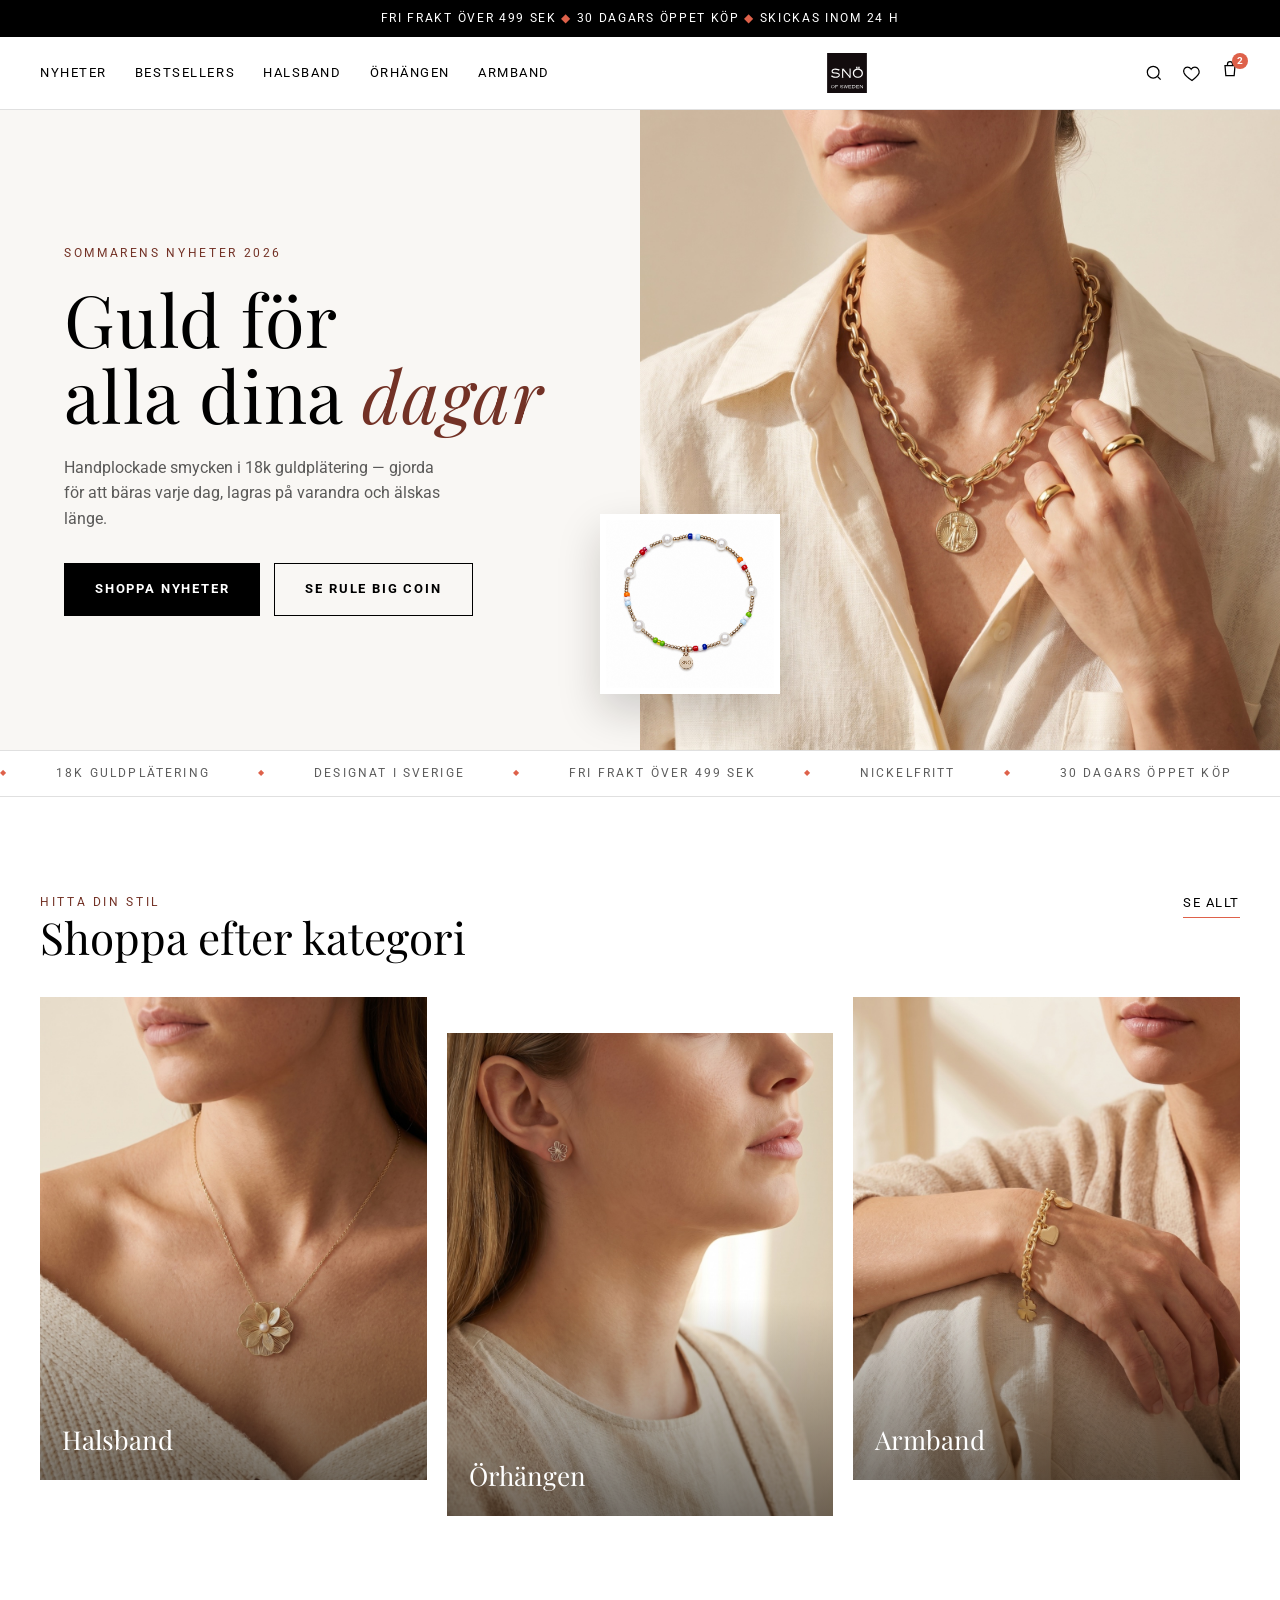
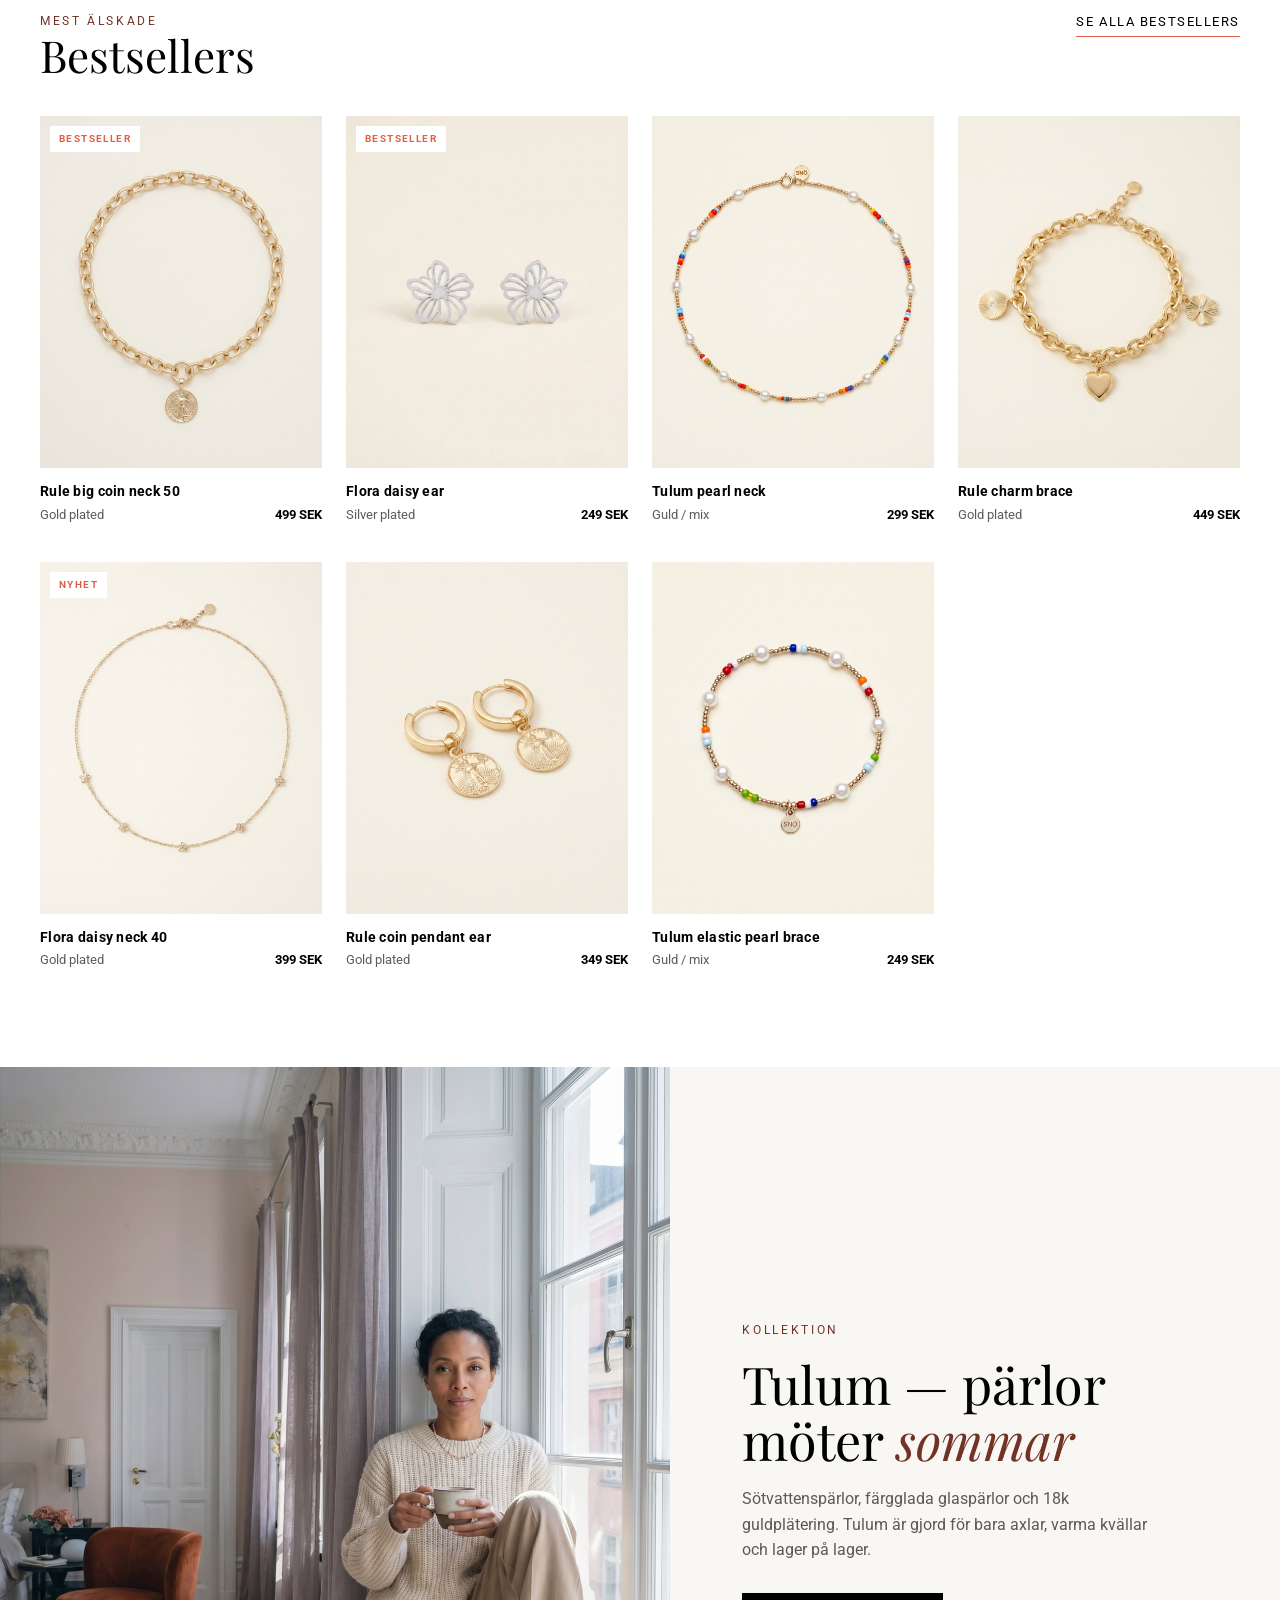
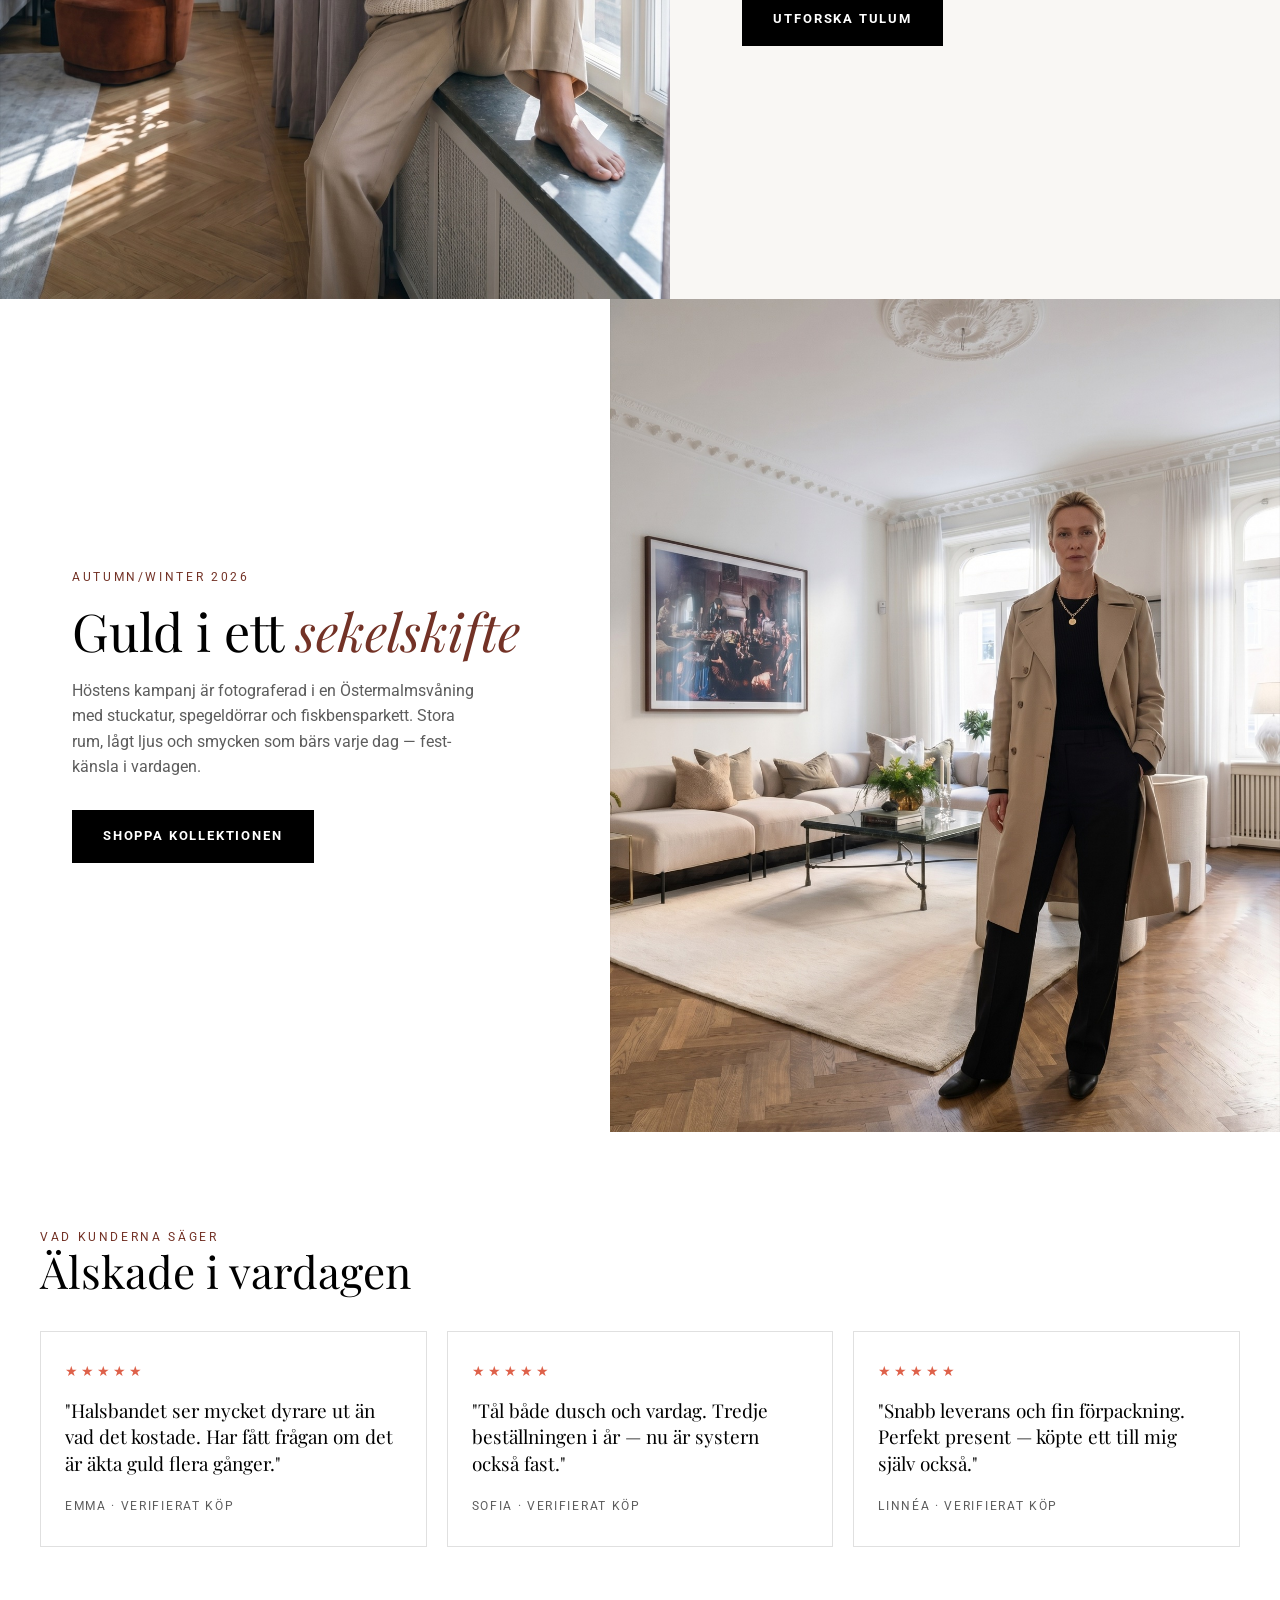
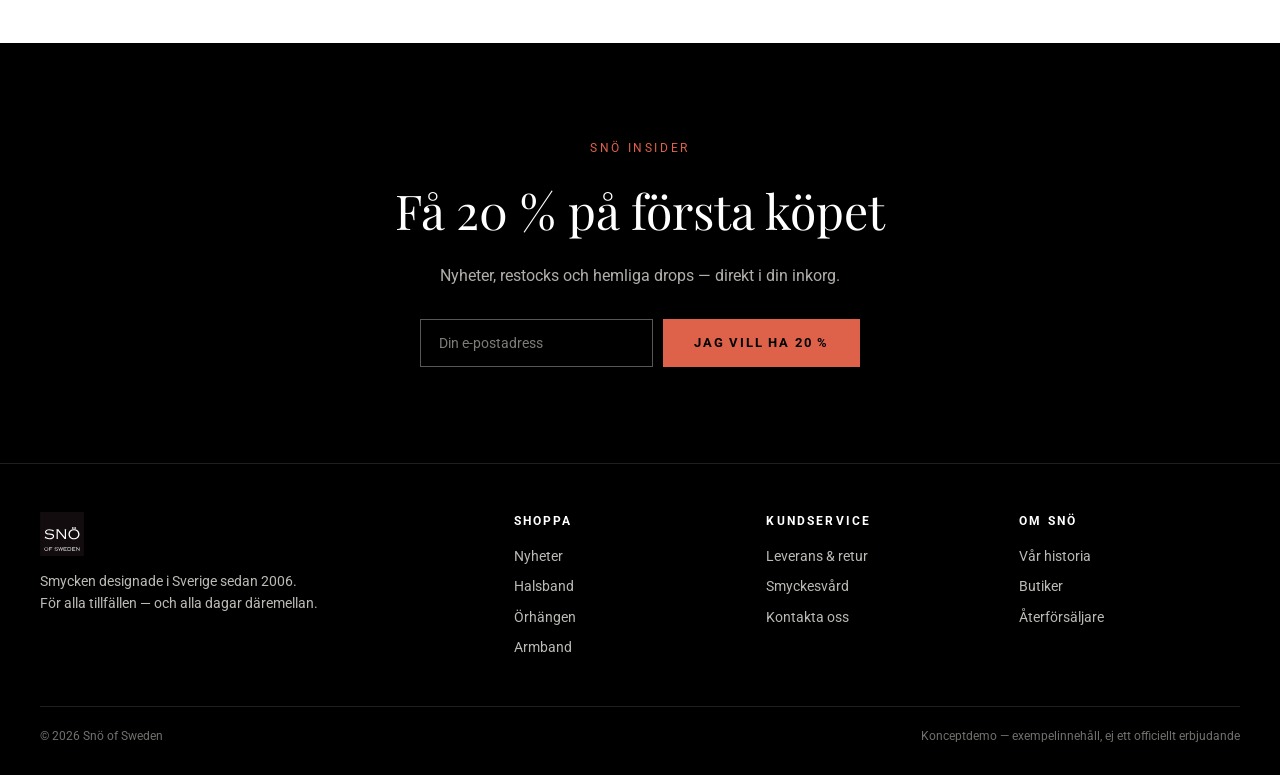
<file: index.html>
<!DOCTYPE html>
<html lang="sv">
<head>
<meta charset="UTF-8">
<meta name="viewport" content="width=device-width, initial-scale=1.0">
<meta name="robots" content="noindex">
<title>Snö of Sweden — konceptdemo</title>
<link rel="icon" href="images/logo.svg">
<link rel="preconnect" href="https://fonts.googleapis.com">
<link rel="preconnect" href="https://fonts.gstatic.com" crossorigin>
<link href="https://fonts.googleapis.com/css2?family=Playfair+Display:ital,wght@0,400;0,500;1,400&family=Roboto:wght@400;500&display=swap" rel="stylesheet">
<link rel="stylesheet" href="style.css">
</head>
<body>

<div class="announce">Fri frakt över 499 SEK <em>◆</em> 30 dagars öppet köp <em>◆</em> Skickas inom 24 h</div>

<header class="nav">
  <div class="container nav-inner">
    <button class="nav-burger" aria-label="Meny">
      <svg fill="none" stroke-width="1.5" viewBox="0 0 24 24"><path d="M4 7h16M4 12h16M4 17h16"/></svg>
    </button>
    <nav class="nav-links">
      <a href="shop.html">Nyheter</a>
      <a href="shop.html">Bestsellers</a>
      <a href="shop.html?cat=Halsband">Halsband</a>
      <a href="shop.html?cat=Örhängen">Örhängen</a>
      <a href="shop.html?cat=Armband">Armband</a>
    </nav>
    <a class="nav-logo" href="index.html" aria-label="Snö of Sweden">
      <img src="images/logo.svg" alt="Snö of Sweden">
    </a>
    <div class="nav-icons">
      <svg fill="none" stroke-width="1.5" viewBox="0 0 24 24"><circle cx="11" cy="11" r="7"/><path d="m20 20-3.5-3.5"/></svg>
      <svg fill="none" stroke-width="1.5" viewBox="0 0 24 24"><path d="M12 21s-7.5-4.7-9.5-9C1 8.5 3 5 6.5 5c2 0 3.5 1 4.5 2.5C12 6 13.5 5 15.5 5 19 5 21 8.5 20.5 12c-2 4.3-8.5 9-8.5 9z"/></svg>
      <span class="cart-dot"><svg fill="none" stroke-width="1.5" viewBox="0 0 24 24"><path d="M6 8h12l-1 12H7L6 8z"/><path d="M9 8V6a3 3 0 0 1 6 0v2"/></svg></span>
    </div>
  </div>
</header>

<section class="hero">
  <div class="hero-grid">
    <div class="hero-copy">
      <div class="hero-kicker">Sommarens nyheter 2026</div>
      <h1>Guld för<br>alla dina <em>dagar</em></h1>
      <p>Handplockade smycken i 18k guldplätering — gjorda för att bäras varje dag, lagras på varandra och älskas länge.</p>
      <div class="hero-ctas">
        <a class="btn btn-solid" href="shop.html">Shoppa nyheter</a>
        <a class="btn btn-ghost" href="rule-big-coin-neck-50.html">Se Rule big coin</a>
      </div>
    </div>
    <div class="hero-media">
      <img class="hm-main" src="images/gen-hero.jpg" alt="Modell i Rule big coin neck från Snö of Sweden">
      <img class="hm-card" src="images/tulum-elastic-pearl-brace-1.jpg" alt="Tulum pärlarmband">
    </div>
  </div>
</section>

<div class="marquee" aria-hidden="true">
  <div class="marquee-track">
    <span>18k guldplätering</span><span>Designat i Sverige</span><span>Fri frakt över 499 SEK</span><span>Nickelfritt</span><span>30 dagars öppet köp</span>
    <span>18k guldplätering</span><span>Designat i Sverige</span><span>Fri frakt över 499 SEK</span><span>Nickelfritt</span><span>30 dagars öppet köp</span>
  </div>
</div>

<section class="section" id="kategorier">
  <div class="container">
    <div class="section-head reveal">
      <div>
        <div class="kicker">Hitta din stil</div>
        <h2>Shoppa efter kategori</h2>
      </div>
      <a class="head-link" href="shop.html">Se allt</a>
    </div>
    <div class="cat-grid">
      <a class="cat-card reveal" href="shop.html?cat=Halsband">
        <img src="images/gen-cat-halsband.jpg" alt="Halsband">
        <div class="cat-label">Halsband <small>42 stilar →</small></div>
      </a>
      <a class="cat-card reveal" href="shop.html?cat=Örhängen">
        <img src="images/gen-cat-orhangen.jpg" alt="Örhängen">
        <div class="cat-label">Örhängen <small>38 stilar →</small></div>
      </a>
      <a class="cat-card reveal" href="shop.html?cat=Armband">
        <img src="images/gen-cat-armband.jpg" alt="Armband">
        <div class="cat-label">Armband <small>27 stilar →</small></div>
      </a>
    </div>
  </div>
</section>

<section class="section" id="bestsellers" style="padding-top:0">
  <div class="container">
    <div class="section-head reveal">
      <div>
        <div class="kicker">Mest älskade</div>
        <h2>Bestsellers</h2>
      </div>
      <a class="head-link" href="shop.html">Se alla bestsellers</a>
    </div>
    <div class="prod-grid">
      <a class="prod-card reveal" href="rule-big-coin-neck-50.html" data-cat="Halsband">
        <div class="prod-media">
          <span class="prod-tag">Bestseller</span>
          <img class="main" src="images/ecom/pack-rule-big-coin-neck-50-1.jpg" alt="Rule big coin neck 50">
          <img class="alt" src="images/ecom/worn-rule-big-coin-neck-50-1.jpg" alt="" aria-hidden="true">
        </div>
        <div class="prod-name">Rule big coin neck 50</div>
        <div class="prod-meta"><span>Gold plated</span><span class="price">499 SEK</span></div>
      </a>
      <a class="prod-card reveal" href="flora-daisy-ear.html" data-cat="Örhängen">
        <div class="prod-media">
          <span class="prod-tag">Bestseller</span>
          <img class="main" src="images/ecom/pack-flora-daisy-ear-1.jpg" alt="Flora daisy ear">
          <img class="alt" src="images/ecom/worn-flora-daisy-ear-1.jpg" alt="" aria-hidden="true">
        </div>
        <div class="prod-name">Flora daisy ear</div>
        <div class="prod-meta"><span>Silver plated</span><span class="price">249 SEK</span></div>
      </a>
      <a class="prod-card reveal" href="tulum-pearl-neck-40-45.html" data-cat="Halsband">
        <div class="prod-media">
          
          <img class="main" src="images/ecom/pack-tulum-pearl-neck-40-45-1.jpg" alt="Tulum pearl neck">
          <img class="alt" src="images/ecom/worn-tulum-pearl-neck-40-45-1.jpg" alt="" aria-hidden="true">
        </div>
        <div class="prod-name">Tulum pearl neck</div>
        <div class="prod-meta"><span>Guld / mix</span><span class="price">299 SEK</span></div>
      </a>
      <a class="prod-card reveal" href="rule-charm-brace-sclear.html" data-cat="Armband">
        <div class="prod-media">
          
          <img class="main" src="images/ecom/pack-rule-charm-brace-sclear-1.jpg" alt="Rule charm brace">
          <img class="alt" src="images/ecom/worn-rule-charm-brace-sclear-1.jpg" alt="" aria-hidden="true">
        </div>
        <div class="prod-name">Rule charm brace</div>
        <div class="prod-meta"><span>Gold plated</span><span class="price">449 SEK</span></div>
      </a>
      <a class="prod-card reveal" href="flora-daisy-neck-40.html" data-cat="Halsband">
        <div class="prod-media">
          <span class="prod-tag">Nyhet</span>
          <img class="main" src="images/ecom/pack-flora-daisy-neck-40-1.jpg" alt="Flora daisy neck 40">
          <img class="alt" src="images/ecom/worn-flora-daisy-neck-40-1.jpg" alt="" aria-hidden="true">
        </div>
        <div class="prod-name">Flora daisy neck 40</div>
        <div class="prod-meta"><span>Gold plated</span><span class="price">399 SEK</span></div>
      </a>
      <a class="prod-card reveal" href="rule-coin-pendant-ear.html" data-cat="Örhängen">
        <div class="prod-media">
          
          <img class="main" src="images/ecom/pack-rule-coin-pendant-ear-1.jpg" alt="Rule coin pendant ear">
          <img class="alt" src="images/ecom/worn-rule-coin-pendant-ear-1.jpg" alt="" aria-hidden="true">
        </div>
        <div class="prod-name">Rule coin pendant ear</div>
        <div class="prod-meta"><span>Gold plated</span><span class="price">349 SEK</span></div>
      </a>
      <a class="prod-card reveal" href="tulum-elastic-pearl-brace.html" data-cat="Armband">
        <div class="prod-media">
          
          <img class="main" src="images/ecom/pack-tulum-elastic-pearl-brace-1.jpg" alt="Tulum elastic pearl brace">
          <img class="alt" src="images/ecom/worn-tulum-elastic-pearl-brace-1.jpg" alt="" aria-hidden="true">
        </div>
        <div class="prod-name">Tulum elastic pearl brace</div>
        <div class="prod-meta"><span>Guld / mix</span><span class="price">249 SEK</span></div>
      </a>
    </div>
  </div>
</section>

<section class="feature">
  <div class="feature-grid">
    <div class="feature-media">
      <img src="images/campaign/ls-tulum-window-2.jpg" alt="Tulum-kollektionen — pärlor och guld">
    </div>
    <div class="feature-copy">
      <div class="kicker">Kollektion</div>
      <h2>Tulum — pärlor<br>möter <em>sommar</em></h2>
      <p>Sötvattenspärlor, färgglada glaspärlor och 18k guldplätering. Tulum är gjord för bara axlar, varma kvällar och lager på lager.</p>
      <a class="btn btn-solid" href="tulum-pearl-neck-40-45.html">Utforska Tulum</a>
    </div>
  </div>
</section>


<section class="feature" style="background:var(--white)">
  <div class="feature-grid" style="direction:rtl">
    <div class="feature-media" style="direction:ltr">
      <img src="images/campaign/fb-rule-livingroom-2.jpg" alt="AW26 — sekelskifte på Östermalm">
    </div>
    <div class="feature-copy" style="direction:ltr">
      <div class="kicker">Autumn/Winter 2026</div>
      <h2>Guld i ett <em>sekelskifte</em></h2>
      <p>Höstens kampanj är fotograferad i en Östermalmsvåning med stuckatur, spegeldörrar och fiskbensparkett. Stora rum, lågt ljus och smycken som bärs varje dag — fest-känsla i vardagen.</p>
      <a class="btn btn-solid" href="shop.html">Shoppa kollektionen</a>
    </div>
  </div>
</section>

<section class="section">
  <div class="container">
    <div class="section-head reveal">
      <div>
        <div class="kicker">Vad kunderna säger</div>
        <h2>Älskade i vardagen</h2>
      </div>
    </div>
    <div class="review-grid">
      <div class="review-card reveal">
        <div class="stars">★★★★★</div>
        <blockquote>"Halsbandet ser mycket dyrare ut än vad det kostade. Har fått frågan om det är äkta guld flera gånger."</blockquote>
        <cite>Emma · Verifierat köp</cite>
      </div>
      <div class="review-card reveal">
        <div class="stars">★★★★★</div>
        <blockquote>"Tål både dusch och vardag. Tredje beställningen i år — nu är systern också fast."</blockquote>
        <cite>Sofia · Verifierat köp</cite>
      </div>
      <div class="review-card reveal">
        <div class="stars">★★★★★</div>
        <blockquote>"Snabb leverans och fin förpackning. Perfekt present — köpte ett till mig själv också."</blockquote>
        <cite>Linnéa · Verifierat köp</cite>
      </div>
    </div>
  </div>
</section>

<section class="newsletter section">
  <div class="container">
    <div class="kicker">Snö Insider</div>
    <h2>Få 20 % på första köpet</h2>
    <p>Nyheter, restocks och hemliga drops — direkt i din inkorg.</p>
    <form class="nl-form" onsubmit="event.preventDefault(); this.querySelector('input').value=''; document.getElementById('toast').classList.add('show'); setTimeout(()=>document.getElementById('toast').classList.remove('show'), 2600);">
      <input type="email" placeholder="Din e-postadress" required>
      <button class="btn" type="submit">Jag vill ha 20 %</button>
    </form>
  </div>
</section>

<footer class="footer">
  <div class="container">
    <div class="footer-grid">
      <div class="footer-logo">
        <img src="images/logo.svg" alt="Snö of Sweden">
        <p>Smycken designade i Sverige sedan 2006.<br>För alla tillfällen — och alla dagar däremellan.</p>
      </div>
      <div>
        <h4>Shoppa</h4>
        <ul>
          <li><a href="#">Nyheter</a></li>
          <li><a href="#">Halsband</a></li>
          <li><a href="#">Örhängen</a></li>
          <li><a href="#">Armband</a></li>
        </ul>
      </div>
      <div>
        <h4>Kundservice</h4>
        <ul>
          <li><a href="#">Leverans &amp; retur</a></li>
          <li><a href="#">Smyckesvård</a></li>
          <li><a href="#">Kontakta oss</a></li>
        </ul>
      </div>
      <div>
        <h4>Om Snö</h4>
        <ul>
          <li><a href="#">Vår historia</a></li>
          <li><a href="#">Butiker</a></li>
          <li><a href="#">Återförsäljare</a></li>
        </ul>
      </div>
    </div>
    <div class="footer-note">
      <span>© 2026 Snö of Sweden</span>
      <span>Konceptdemo — exempelinnehåll, ej ett officiellt erbjudande</span>
    </div>
  </div>
</footer>

<div class="toast" id="toast">Tack! Din rabattkod är på väg ✨</div>

<script>
const io = new IntersectionObserver((entries) => {
  entries.forEach(e => { if (e.isIntersecting) { e.target.classList.add('in'); io.unobserve(e.target); } });
}, { threshold: 0.12 });
document.querySelectorAll('.reveal').forEach(el => io.observe(el));
// fallback: visa allt även utan scroll (print, snapshots, äldre browsers)
setTimeout(() => document.querySelectorAll('.reveal').forEach(el => el.classList.add('in')), 1600);
</script>

</body>
</html>
</file>
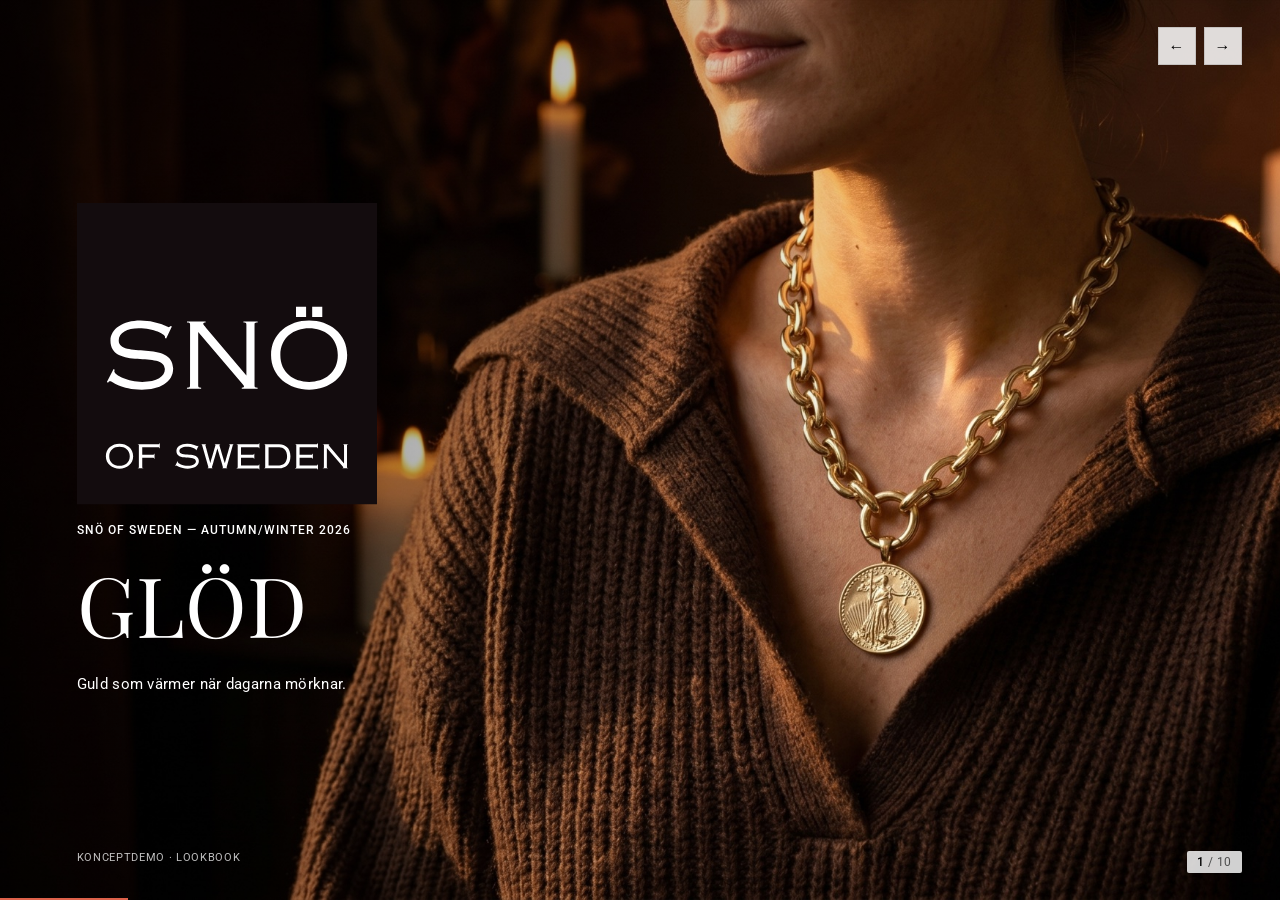
<file: aw26/index.html>
<!DOCTYPE html>
<html lang="sv">
<head>
<meta charset="UTF-8">
<meta name="viewport" content="width=device-width, initial-scale=1.0">
<meta name="robots" content="noindex">
<title>Snö of Sweden — AW26 GLÖD (konceptdemo)</title>
<link rel="icon" href="../images/logo.svg">
<link rel="preconnect" href="https://fonts.googleapis.com">
<link rel="preconnect" href="https://fonts.gstatic.com" crossorigin>
<link href="https://fonts.googleapis.com/css2?family=Playfair+Display:ital,wght@0,400;0,500;1,400&family=Roboto:wght@400;500&display=swap" rel="stylesheet">
<style>
/* Snö of Swedens grafiska profil — extraherad ur snoofsweden.com main.css:
   Playfair Display (display) + Roboto (body), vit/cream-bas,
   terracotta #DE614A accent, rost #733226, letter-spacing 0.4-0.8px */
:root {
  --white: #FFFFFF;
  --cream: #F9F7F4;
  --cream-deep: #F3EEE8;
  --ink: #000000;
  --ink-soft: rgba(0, 0, 0, 0.64);
  --terra: #DE614A;
  --rust: #733226;
  --line: rgba(0, 0, 0, 0.12);
  --font-display: "Playfair Display", Georgia, serif;
  --font-body: "Roboto", Helvetica, sans-serif;
  --ease: cubic-bezier(0.16, 1, 0.3, 1);
}
* { margin: 0; padding: 0; box-sizing: border-box; }
html, body { height: 100%; overflow: hidden; background: var(--white); }
body { font-family: var(--font-body); color: var(--ink); }
img { display: block; }

.deck { height: 100%; position: relative; }
.slide { position: absolute; inset: 0; display: none; overflow: hidden; }
.slide.active { display: block; }
.slide-inner { height: 100%; }

.fade-in { animation: fade 0.9s var(--ease) both; }
.fade-in-late { animation: fade 0.9s 0.25s var(--ease) both; }
@keyframes fade {
  from { opacity: 0; transform: translateY(18px); }
  to   { opacity: 1; transform: translateY(0); }
}

.kicker {
  font-size: clamp(10px, 0.95vw, 13px);
  letter-spacing: 0.08em;
  text-transform: uppercase;
  font-weight: 500;
  color: var(--rust);
}
h1, h2 {
  font-family: var(--font-display);
  font-weight: 400;
  line-height: 1.18;
  letter-spacing: 0.8px;
}
h1 { font-size: clamp(44px, 6.5vw, 100px); }
h2 { font-size: clamp(28px, 3.8vw, 56px); }
h1 em, h2 em { font-style: italic; color: var(--rust); }
.body {
  font-size: clamp(14px, 1.2vw, 17px);
  line-height: 1.75;
  letter-spacing: 0.3px;
  color: var(--ink-soft);
  max-width: 48ch;
}

/* arrow-link i Snös stil (pil efter text, ingen boxknapp) */
.arrow-link {
  font-size: clamp(13px, 1.05vw, 15px);
  font-weight: 500;
  letter-spacing: 0.4px;
  color: var(--ink);
}
.arrow-link::after { content: " →"; color: var(--terra); }

/* cover */
.cover { position: relative; }
.cover img { width: 100%; height: 100%; object-fit: cover; }
.cover::after {
  content: "";
  position: absolute;
  inset: 0;
  background: linear-gradient(100deg, rgba(0,0,0,0.55) 0%, rgba(0,0,0,0.25) 42%, transparent 66%);
}
.cover-copy {
  position: absolute;
  left: clamp(28px, 6vw, 96px);
  top: 50%;
  transform: translateY(-50%);
  z-index: 1;
  display: flex;
  flex-direction: column;
  gap: clamp(14px, 2vh, 24px);
}
.cover-copy .kicker, .cover-copy h1, .cover-copy .body { color: var(--white); }
.cover-logo { width: clamp(40px, 4vw, 58px); }
.cover-note {
  position: absolute;
  left: clamp(28px, 6vw, 96px);
  bottom: clamp(20px, 4vh, 40px);
  z-index: 1;
  font-size: 11px;
  letter-spacing: 0.06em;
  text-transform: uppercase;
  color: rgba(255,255,255,0.75);
}

/* concept slide */
.concept {
  height: 100%;
  display: flex;
  flex-direction: column;
  justify-content: center;
  padding: 0 clamp(28px, 8vw, 130px);
  gap: clamp(18px, 3.5vh, 32px);
  background: var(--cream);
}
.concept-words {
  display: flex;
  gap: clamp(20px, 4vw, 56px);
  flex-wrap: wrap;
  margin-top: clamp(8px, 2vh, 16px);
}
.concept-words div {
  border-top: 1px solid var(--terra);
  padding-top: 14px;
  min-width: 150px;
}
.concept-words b {
  display: block;
  font-family: var(--font-display);
  font-weight: 400;
  font-size: clamp(18px, 1.7vw, 25px);
  margin-bottom: 6px;
}
.concept-words span { font-size: clamp(12px, 0.95vw, 14px); color: var(--ink-soft); letter-spacing: 0.3px; }

/* key piece slides */
.piece { height: 100%; display: grid; grid-template-columns: 1fr 1fr; }
.piece-copy {
  display: flex;
  flex-direction: column;
  justify-content: center;
  padding: 0 clamp(28px, 5.5vw, 90px);
  gap: clamp(12px, 2.4vh, 20px);
  background: var(--white);
}
.piece:nth-of-type(even) .piece-copy { background: var(--cream); }
.piece-copy .price {
  font-size: clamp(15px, 1.3vw, 19px);
  font-weight: 500;
  letter-spacing: 0.5px;
  color: var(--ink);
}
.piece-copy .price small {
  font-weight: 400;
  color: var(--ink-soft);
  font-size: 0.85em;
}
.piece-copy .num {
  font-size: clamp(11px, 0.9vw, 13px);
  letter-spacing: 0.08em;
  text-transform: uppercase;
  font-weight: 500;
  color: var(--terra);
}
.piece-media { position: relative; }
.piece-media img { width: 100%; height: 100%; object-fit: cover; }
.piece.flip .piece-media { order: -1; }

/* full-bleed quote slide */
.bleed { position: relative; }
.bleed img { width: 100%; height: 100%; object-fit: cover; }
.bleed::after {
  content: "";
  position: absolute;
  inset: 0;
  background: linear-gradient(to top, rgba(0,0,0,0.55) 0%, transparent 45%);
}
.bleed-copy {
  position: absolute;
  left: clamp(28px, 6vw, 96px);
  bottom: clamp(36px, 8vh, 80px);
  z-index: 1;
  max-width: 60ch;
}
.bleed-copy .kicker { color: var(--cream-deep); }
.bleed-copy h2 { color: var(--white); }
.bleed-copy h2 em { color: var(--cream-deep); }

/* grid slide */
.lineup {
  height: 100%;
  display: flex;
  flex-direction: column;
  justify-content: center;
  padding: clamp(20px, 4vh, 36px) clamp(28px, 5vw, 80px) clamp(48px, 9vh, 80px);
  gap: clamp(16px, 3vh, 28px);
  background: var(--white);
}
.lineup-grid {
  display: grid;
  grid-template-columns: repeat(4, 1fr);
  gap: clamp(10px, 1.4vw, 22px);
}
.lineup-grid figure { background: var(--cream-deep); border: 1px solid var(--line); }
.lineup-grid img { width: 100%; aspect-ratio: 1; max-height: 24vh; object-fit: cover; }
.lineup-grid figcaption {
  background: var(--white);
  border-top: 1px solid var(--line);
  padding: 8px 10px;
  font-size: clamp(10px, 0.82vw, 13px);
  letter-spacing: 0.3px;
  display: flex;
  justify-content: space-between;
  gap: 8px;
}
.lineup-grid figcaption b { font-weight: 500; }
.lineup-grid figcaption span { color: var(--ink-soft); white-space: nowrap; }

/* end slide */
.end {
  height: 100%;
  display: flex;
  flex-direction: column;
  align-items: center;
  justify-content: center;
  gap: clamp(16px, 3vh, 26px);
  text-align: center;
  background: var(--cream);
}
.end img { width: clamp(54px, 5vw, 76px); }
.end .body { max-width: 56ch; }

/* nav chrome */
.counter {
  position: fixed;
  right: clamp(20px, 3vw, 44px);
  bottom: clamp(16px, 3vh, 32px);
  z-index: 10;
  font-size: 12px;
  letter-spacing: 0.5px;
  color: var(--ink-soft);
  background: rgba(255, 255, 255, 0.82);
  padding: 4px 10px;
  border-radius: 2px;
}
.counter b { color: var(--ink); font-weight: 500; }
.arrows {
  position: fixed;
  right: clamp(20px, 3vw, 44px);
  top: clamp(16px, 3vh, 32px);
  z-index: 10;
  display: flex;
  gap: 8px;
}
.arrows button {
  width: 38px; height: 38px;
  background: rgba(255, 255, 255, 0.85);
  border: 1px solid var(--line);
  color: var(--ink);
  font-size: 16px;
  cursor: pointer;
  transition: all 0.3s var(--ease);
  font-family: inherit;
}
.arrows button:hover { border-color: var(--terra); color: var(--terra); }
.progress {
  position: fixed;
  left: 0; bottom: 0;
  height: 2px;
  background: var(--terra);
  z-index: 10;
  transition: width 0.5s var(--ease);
}

@media (max-width: 760px) {
  .piece { grid-template-columns: 1fr; grid-template-rows: 1fr 1fr; }
  .piece.flip .piece-media { order: 0; }
  .lineup-grid { grid-template-columns: repeat(2, 1fr); }
  .lineup-grid figure:nth-child(n+5) { display: none; }
}
</style>
</head>
<body>

<div class="deck" id="deck">

  <!-- 1. Cover -->
  <section class="slide active">
    <div class="slide-inner cover">
      <img src="img/cover.jpg" alt="AW26 GLÖD — Rule big coin neck i levande ljus">
      <div class="cover-copy">
        <img class="cover-logo fade-in" src="../images/logo.svg" alt="Snö of Sweden">
        <div class="kicker fade-in">Snö of Sweden — Autumn/Winter 2026</div>
        <h1 class="fade-in-late">GLÖD</h1>
        <p class="body fade-in-late">Guld som värmer när dagarna mörknar.</p>
      </div>
      <div class="cover-note">Konceptdemo · Lookbook</div>
    </div>
  </section>

  <!-- 2. Koncept -->
  <section class="slide">
    <div class="slide-inner concept">
      <div class="kicker fade-in">Kollektionens idé</div>
      <h2 class="fade-in">Värmen sitter i <em>detaljerna</em></h2>
      <p class="body fade-in-late">När garderoben går mot choklad, camel och cream blir guldet glöden i looken. AW26 handlar om smycken som bärs närmast kroppen — varje dag, lager på lager, från första frukostkaffet till sista glöggen.</p>
      <div class="concept-words fade-in-late">
        <div><b>Glöd</b><span>guld mot mörka knits</span></div>
        <div><b>Lager</b><span>kedjor som byggs på varandra</span></div>
        <div><b>Vardag</b><span>fest-känsla, varje dag</span></div>
      </div>
    </div>
  </section>

  <!-- 3. Key piece: Rule big coin -->
  <section class="slide">
    <div class="slide-inner piece">
      <div class="piece-copy">
        <div class="num fade-in">Key piece 01 — Halsband</div>
        <h2 class="fade-in">Rule big coin<br>neck&nbsp;50</h2>
        <p class="body fade-in-late">Kollektionens tyngdpunkt. Chunky länk med avtagbart mynthänge — statement nog att bära solo mot en mörk polo, mjukt nog att lagras.</p>
        <div class="price fade-in-late">499 SEK <small>· Gold plated</small></div>
        <span class="arrow-link fade-in-late">Se i kollektionen</span>
      </div>
      <div class="piece-media"><img src="img/key-rule.jpg" alt="Rule big coin neck 50"></div>
    </div>
  </section>

  <!-- 4. Key piece: Flora petal -->
  <section class="slide">
    <div class="slide-inner piece flip">
      <div class="piece-copy">
        <div class="num fade-in">Key piece 02 — Halsband</div>
        <h2 class="fade-in">Flora petal neck&nbsp;45</h2>
        <p class="body fade-in-late">Sommarens blomma i vinterversion — platt borstat guld med en enda pärla, buren mot camel-stick. Den mjuka kontrasten i kollektionen.</p>
        <div class="price fade-in-late">399 SEK <small>· Gold plated</small></div>
        <span class="arrow-link fade-in-late">Se i kollektionen</span>
      </div>
      <div class="piece-media"><img src="img/key-petal.jpg" alt="Flora petal neck 45"></div>
    </div>
  </section>

  <!-- 5. Key piece: Flora daisy ear -->
  <section class="slide">
    <div class="slide-inner piece">
      <div class="piece-copy">
        <div class="num fade-in">Key piece 03 — Örhängen</div>
        <h2 class="fade-in">Flora daisy ear</h2>
        <p class="body fade-in-late">Silver som lyser mot höga kragar och halsdukar. Liten, exakt och dagligt bärbar — örat är AW-säsongens mest synliga smyckesyta.</p>
        <div class="price fade-in-late">249 SEK <small>· Silver plated</small></div>
        <span class="arrow-link fade-in-late">Se i kollektionen</span>
      </div>
      <div class="piece-media"><img src="img/key-ear.jpg" alt="Flora daisy ear"></div>
    </div>
  </section>

  <!-- 6. Key piece: Rule charm brace -->
  <section class="slide">
    <div class="slide-inner piece flip">
      <div class="piece-copy">
        <div class="num fade-in">Key piece 04 — Armband</div>
        <h2 class="fade-in">Rule charm brace</h2>
        <p class="body fade-in-late">Hjärta och klöver i räfflat guld, byggt för uppkavlade stickade ärmar och varma koppar. Charmsen är kollektionens personliga signatur.</p>
        <div class="price fade-in-late">449 SEK <small>· Gold plated</small></div>
        <span class="arrow-link fade-in-late">Se i kollektionen</span>
      </div>
      <div class="piece-media"><img src="img/key-brace.jpg" alt="Rule charm brace"></div>
    </div>
  </section>

  <!-- 7. Styling: layering -->
  <section class="slide">
    <div class="slide-inner piece">
      <div class="piece-copy">
        <div class="num fade-in">Styling</div>
        <h2 class="fade-in">Lager på <em>lager</em></h2>
        <p class="body fade-in-late">AW26 styls i par: Rule big coin lågt, Flora daisy kort ovanför. Två längder, två uttryck — en look. Merförsäljningsstoryn ligger inbyggd i kollektionen.</p>
        <div class="price fade-in-late">Rule big coin 499 SEK + Flora daisy neck 399 SEK</div>
      </div>
      <div class="piece-media"><img src="img/layering.jpg" alt="Lager på lager — Rule + Flora daisy"></div>
    </div>
  </section>

  <!-- 8. Stilleben -->
  <section class="slide">
    <div class="slide-inner bleed">
      <img src="img/stilleben.jpg" alt="AW26-stilleben i levande ljus">
      <div class="bleed-copy">
        <div class="kicker fade-in">Kampanjens tonalitet</div>
        <h2 class="fade-in-late">Tänt ljus, mörk ull,<br>guld som <em>glöder</em></h2>
      </div>
    </div>
  </section>

  <!-- 9. Lineup -->
  <section class="slide">
    <div class="slide-inner lineup">
      <div>
        <div class="kicker fade-in">Urval</div>
        <h2 class="fade-in">Kollektionen i korthet</h2>
      </div>
      <div class="lineup-grid fade-in-late">
        <figure><img src="../images/rule-big-coin-neck-50-1.jpg" alt=""><figcaption><b>Rule big coin neck 50</b><span>499 SEK</span></figcaption></figure>
        <figure><img src="../images/flora-petal-neck-50-1.jpg" alt=""><figcaption><b>Flora petal neck 45</b><span>399 SEK</span></figcaption></figure>
        <figure><img src="../images/rule-charm-brace-sclear-1.jpg" alt=""><figcaption><b>Rule charm brace</b><span>449 SEK</span></figcaption></figure>
        <figure><img src="../images/flora-daisy-ear-1.jpg" alt=""><figcaption><b>Flora daisy ear</b><span>249 SEK</span></figcaption></figure>
        <figure><img src="../images/flora-daisy-neck-40-1.jpg" alt=""><figcaption><b>Flora daisy neck 40</b><span>399 SEK</span></figcaption></figure>
        <figure><img src="../images/rule-coin-pendant-ear-1.jpg" alt=""><figcaption><b>Rule coin pendant ear</b><span>349 SEK</span></figcaption></figure>
        <figure><img src="../images/tulum-pearl-neck-40-45-1.jpg" alt=""><figcaption><b>Tulum pearl neck</b><span>299 SEK</span></figcaption></figure>
        <figure><img src="../images/tulum-elastic-pearl-brace-1.jpg" alt=""><figcaption><b>Tulum elastic brace</b><span>249 SEK</span></figcaption></figure>
      </div>
    </div>
  </section>

  <!-- 10. End -->
  <section class="slide">
    <div class="slide-inner end">
      <img class="fade-in" src="../images/logo.svg" alt="Snö of Sweden">
      <div class="kicker fade-in">Autumn/Winter 2026</div>
      <h2 class="fade-in-late">GLÖD — <em>att fortsätta på</em></h2>
      <p class="body fade-in-late">Konceptdemo med exempelinnehåll: bildmaterial är AI-genererat utifrån Snös befintliga produkter, urval och texter är förslag — inte ett officiellt kollektionsuttag.</p>
    </div>
  </section>

</div>

<div class="arrows">
  <button id="prev" aria-label="Föregående">←</button>
  <button id="next" aria-label="Nästa">→</button>
</div>
<div class="counter"><b id="cur">1</b> / <span id="tot"></span></div>
<div class="progress" id="bar"></div>

<script>
const slides = [...document.querySelectorAll('.slide')];
let i = 0;
document.getElementById('tot').textContent = slides.length;

function go(n) {
  i = Math.max(0, Math.min(slides.length - 1, n));
  slides.forEach((s, k) => s.classList.toggle('active', k === i));
  slides[i].querySelectorAll('.fade-in, .fade-in-late').forEach(el => {
    el.style.animation = 'none';
    void el.offsetWidth;
    el.style.animation = '';
  });
  document.getElementById('cur').textContent = i + 1;
  document.getElementById('bar').style.width = ((i + 1) / slides.length * 100) + '%';
  history.replaceState(null, '', '#' + (i + 1));
}
document.getElementById('next').onclick = () => go(i + 1);
document.getElementById('prev').onclick = () => go(i - 1);
document.addEventListener('keydown', e => {
  if (e.key === 'ArrowRight' || e.key === ' ' || e.key === 'PageDown') go(i + 1);
  if (e.key === 'ArrowLeft' || e.key === 'PageUp') go(i - 1);
});
let tx = null;
document.addEventListener('touchstart', e => tx = e.touches[0].clientX);
document.addEventListener('touchend', e => {
  if (tx === null) return;
  const dx = e.changedTouches[0].clientX - tx;
  if (Math.abs(dx) > 50) go(i + (dx < 0 ? 1 : -1));
  tx = null;
});
go(parseInt(location.hash.slice(1), 10) - 1 || 0);
</script>

</body>
</html>
</file>
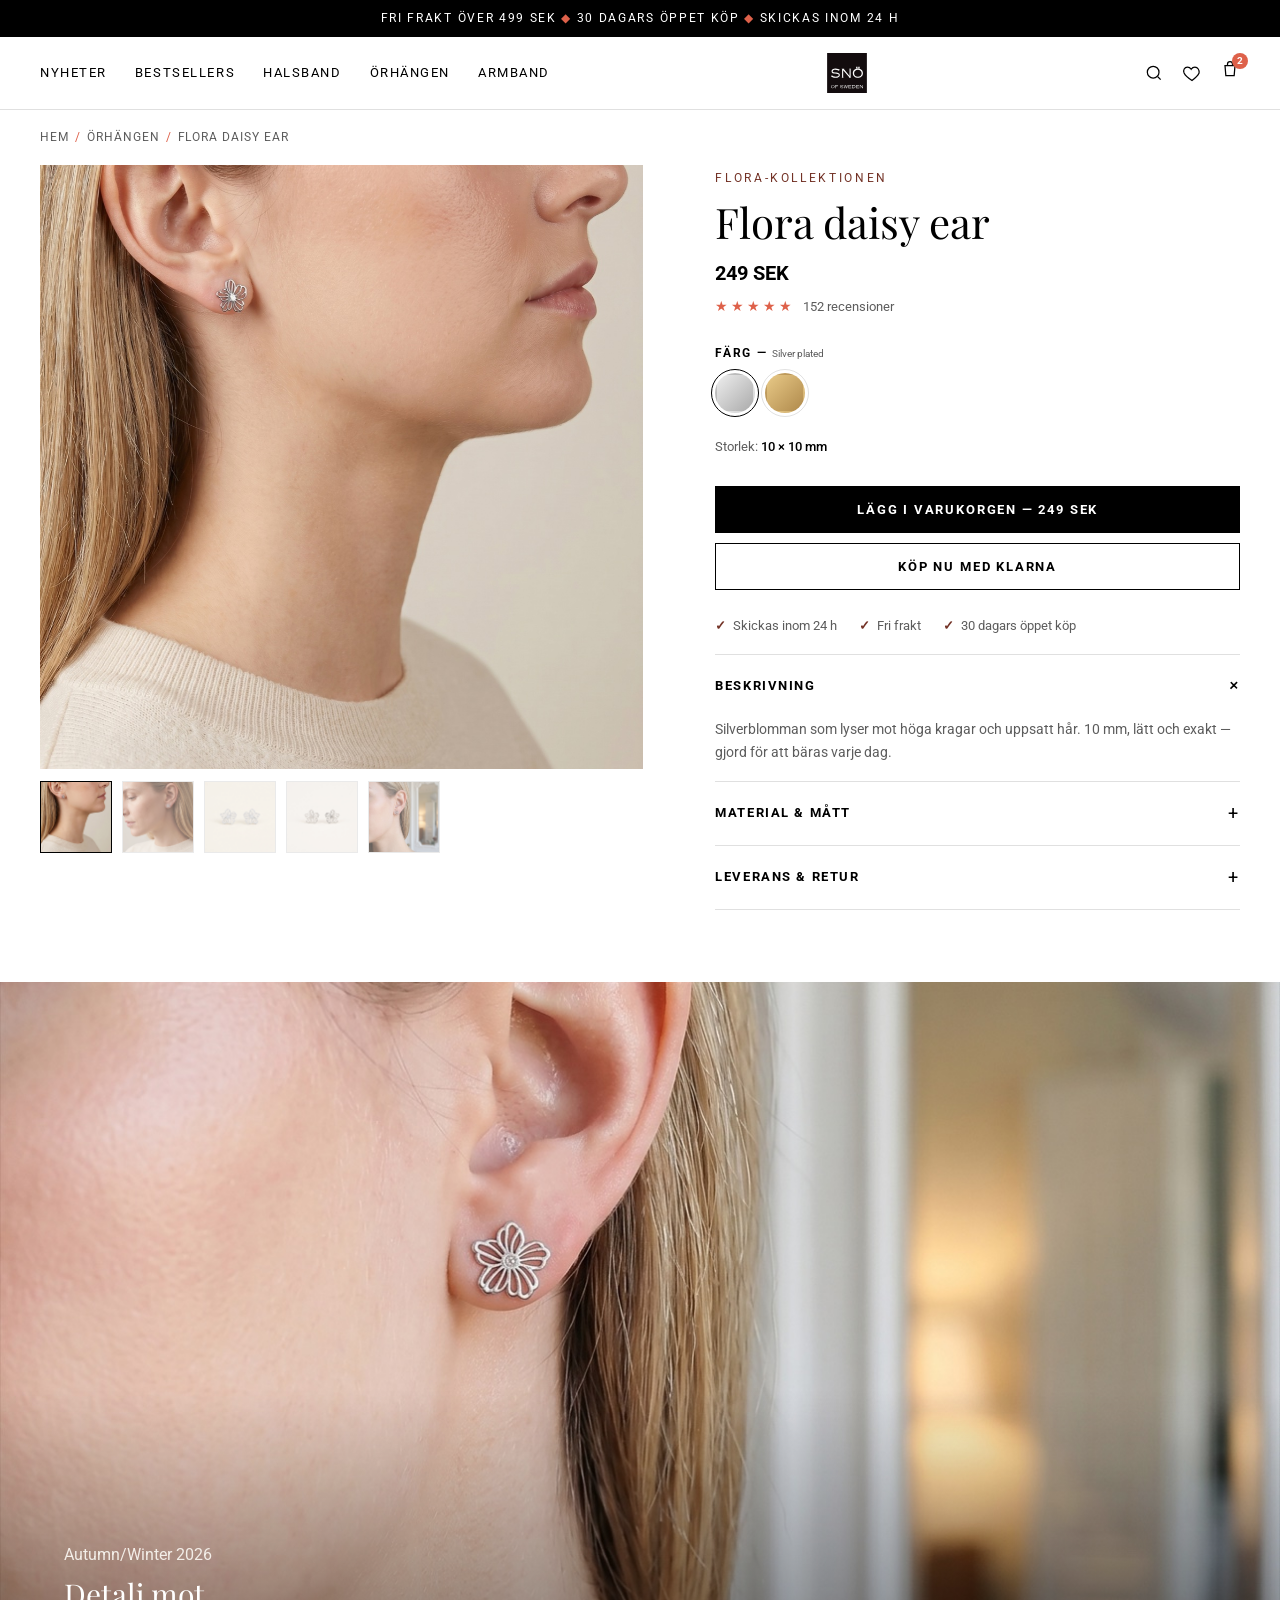
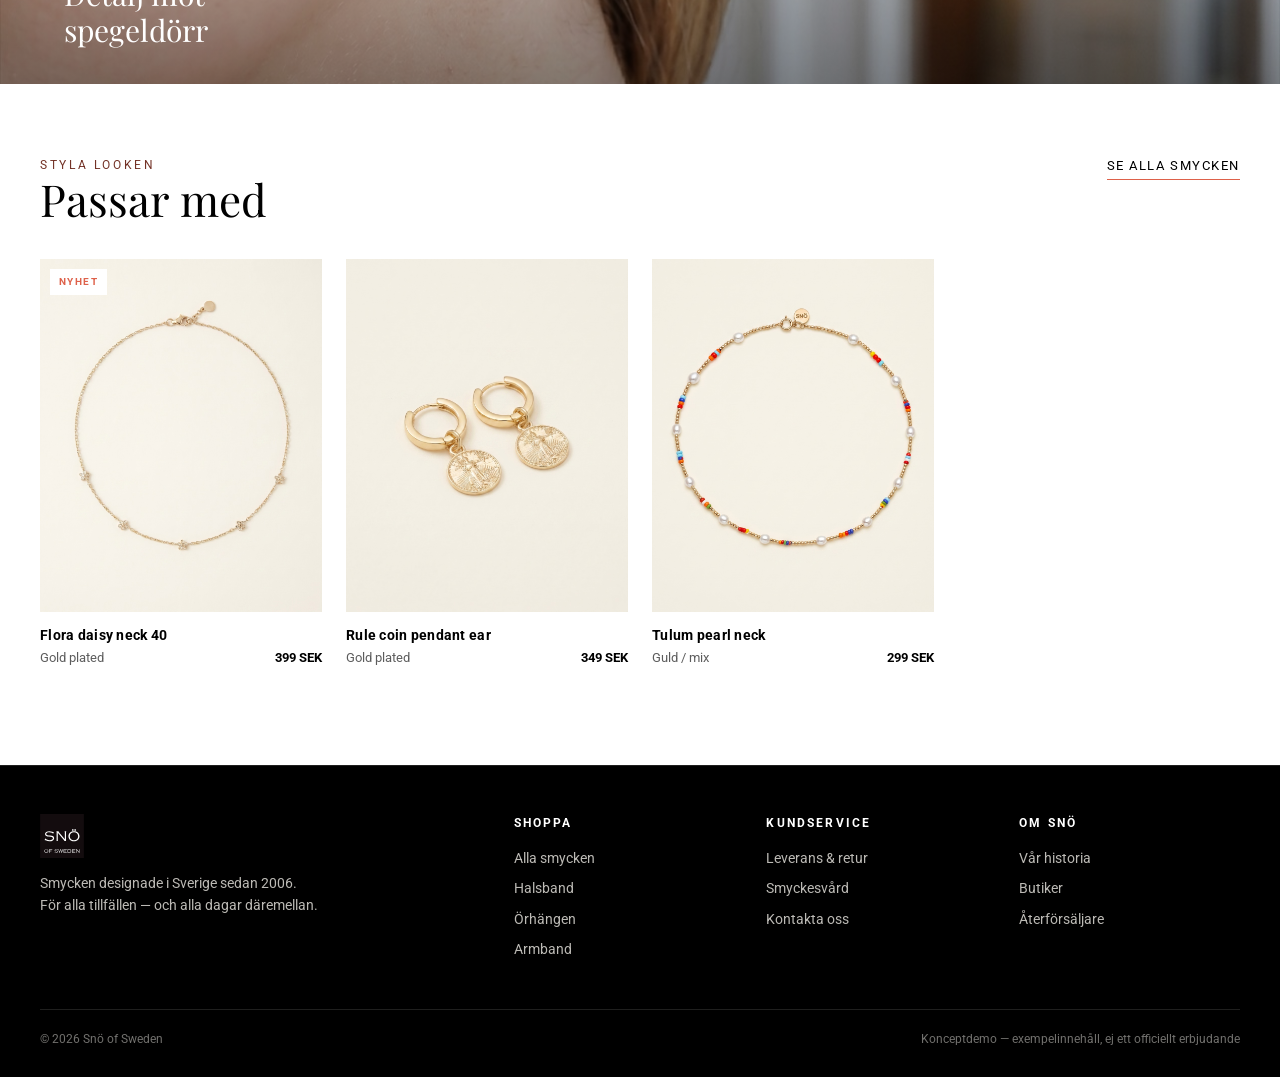
<file: flora-daisy-ear.html>
<!DOCTYPE html>
<html lang="sv">
<head>
<meta charset="UTF-8">
<meta name="viewport" content="width=device-width, initial-scale=1.0">
<meta name="robots" content="noindex">
<title>Flora daisy ear — Snö of Sweden (konceptdemo)</title>
<link rel="icon" href="images/logo.svg">
<link rel="preconnect" href="https://fonts.googleapis.com">
<link rel="preconnect" href="https://fonts.gstatic.com" crossorigin>
<link href="https://fonts.googleapis.com/css2?family=Playfair+Display:ital,wght@0,400;0,500;1,400&family=Roboto:wght@400;500&display=swap" rel="stylesheet">
<link rel="stylesheet" href="style.css">
</head>
<body>

<div class="announce">Fri frakt över 499 SEK <em>◆</em> 30 dagars öppet köp <em>◆</em> Skickas inom 24 h</div>

<header class="nav">
  <div class="container nav-inner">
    <button class="nav-burger" aria-label="Meny">
      <svg fill="none" stroke-width="1.5" viewBox="0 0 24 24"><path d="M4 7h16M4 12h16M4 17h16"/></svg>
    </button>
    <nav class="nav-links">
      <a href="shop.html">Nyheter</a>
      <a href="shop.html">Bestsellers</a>
      <a href="shop.html?cat=Halsband">Halsband</a>
      <a href="shop.html?cat=Örhängen">Örhängen</a>
      <a href="shop.html?cat=Armband">Armband</a>
    </nav>
    <a class="nav-logo" href="index.html" aria-label="Snö of Sweden">
      <img src="images/logo.svg" alt="Snö of Sweden">
    </a>
    <div class="nav-icons">
      <svg fill="none" stroke-width="1.5" viewBox="0 0 24 24"><circle cx="11" cy="11" r="7"/><path d="m20 20-3.5-3.5"/></svg>
      <svg fill="none" stroke-width="1.5" viewBox="0 0 24 24"><path d="M12 21s-7.5-4.7-9.5-9C1 8.5 3 5 6.5 5c2 0 3.5 1 4.5 2.5C12 6 13.5 5 15.5 5 19 5 21 8.5 20.5 12c-2 4.3-8.5 9-8.5 9z"/></svg>
      <span class="cart-dot"><svg fill="none" stroke-width="1.5" viewBox="0 0 24 24"><path d="M6 8h12l-1 12H7L6 8z"/><path d="M9 8V6a3 3 0 0 1 6 0v2"/></svg></span>
    </div>
  </div>
</header>

<div class="container">
  <div class="crumbs"><a href="index.html">Hem</a><span>/</span><a href="shop.html?cat=Örhängen">Örhängen</a><span>/</span>Flora daisy ear</div>

  <div class="pdp-grid">
    <div class="pdp-gallery">
      <div class="pdp-main">
        <img id="mainImg" src="images/ecom/worn-flora-daisy-ear-1.jpg" alt="Flora daisy ear">
      </div>
      <div class="pdp-thumbs">
        <button class="active" onclick="swap(this,'images/ecom/worn-flora-daisy-ear-1.jpg')"><img src="images/ecom/worn-flora-daisy-ear-1.jpg" alt="Bild 1"></button>
        <button class="" onclick="swap(this,'images/ecom/worn-flora-daisy-ear-2.jpg')"><img src="images/ecom/worn-flora-daisy-ear-2.jpg" alt="Bild 2"></button>
        <button class="" onclick="swap(this,'images/ecom/pack-flora-daisy-ear-1.jpg')"><img src="images/ecom/pack-flora-daisy-ear-1.jpg" alt="Bild 3"></button>
        <button class="" onclick="swap(this,'images/ecom/pack-flora-daisy-ear-2.jpg')"><img src="images/ecom/pack-flora-daisy-ear-2.jpg" alt="Bild 4"></button>
        <button class="" onclick="swap(this,'images/campaign/cu-daisy-ear-mirror-3.jpg')"><img src="images/campaign/cu-daisy-ear-mirror-3.jpg" alt="Bild 5"></button>
      </div>
    </div>

    <div class="pdp-info">
      <div class="pdp-kicker">Flora-kollektionen</div>
      <h1>Flora daisy ear</h1>
      <div class="pdp-price">249 SEK</div>
      <div class="pdp-rating"><span class="stars">★★★★★</span>152 recensioner</div>

      <div class="opt-label">Färg — <small>Silver plated</small></div>
      <div class="opt-row">
        <button class="swatch silver active" aria-label="Silver plated" onclick="pick(this,'.swatch')"></button>
        <button class="swatch gold " aria-label="Gold plated" onclick="pick(this,'.swatch')"></button>
      </div>

      <div class="pdp-size-note">Storlek: <b>10 × 10 mm</b></div>

      <div class="pdp-cta">
        <button class="btn btn-solid btn-block" onclick="addToCart()">Lägg i varukorgen — 249 SEK</button>
        <button class="btn btn-ghost btn-block">Köp nu med Klarna</button>
      </div>

      <div class="pdp-usps">
        <span>Skickas inom 24 h</span>
        <span>Fri frakt</span>
        <span>30 dagars öppet köp</span>
      </div>

      <details class="acc" open>
        <summary>Beskrivning</summary>
        <p>Silverblomman som lyser mot höga kragar och uppsatt hår. 10 mm, lätt och exakt — gjord för att bäras varje dag.</p>
      </details>
      <details class="acc">
        <summary>Material &amp; mått</summary>
        <ul>
          <li>Silverpläterad mässing</li>
          <li>Storlek 10 × 10 mm</li>
          <li>Stift i sterling silver</li>
          <li>Nickelfritt och hypoallergent</li>
        </ul>
      </details>
      <details class="acc">
        <summary>Leverans &amp; retur</summary>
        <p>Skickas inom 24 timmar med spårbar frakt. Fri frakt över 499 SEK. 30 dagars öppet köp — returnera enkelt via vår returportal.</p>
      </details>
    </div>
  </div>
</div>

<figure class="pdp-editorial">
  <img src="images/campaign/cu-daisy-ear-mirror-3.jpg" alt="Flora daisy ear buren">
  <figcaption>
    <div class="kicker">Autumn/Winter 2026</div>
    <p>Detalj mot spegeldörr</p>
  </figcaption>
</figure>

<section class="section" style="padding-top:64px">
  <div class="container">
    <div class="section-head reveal">
      <div>
        <div class="kicker">Styla looken</div>
        <h2>Passar med</h2>
      </div>
      <a class="head-link" href="shop.html">Se alla smycken</a>
    </div>
    <div class="prod-grid">
      <a class="prod-card reveal" href="flora-daisy-neck-40.html" data-cat="Halsband">
        <div class="prod-media">
          <span class="prod-tag">Nyhet</span>
          <img class="main" src="images/ecom/pack-flora-daisy-neck-40-1.jpg" alt="Flora daisy neck 40">
          <img class="alt" src="images/ecom/worn-flora-daisy-neck-40-1.jpg" alt="" aria-hidden="true">
        </div>
        <div class="prod-name">Flora daisy neck 40</div>
        <div class="prod-meta"><span>Gold plated</span><span class="price">399 SEK</span></div>
      </a>
      <a class="prod-card reveal" href="rule-coin-pendant-ear.html" data-cat="Örhängen">
        <div class="prod-media">
          
          <img class="main" src="images/ecom/pack-rule-coin-pendant-ear-1.jpg" alt="Rule coin pendant ear">
          <img class="alt" src="images/ecom/worn-rule-coin-pendant-ear-1.jpg" alt="" aria-hidden="true">
        </div>
        <div class="prod-name">Rule coin pendant ear</div>
        <div class="prod-meta"><span>Gold plated</span><span class="price">349 SEK</span></div>
      </a>
      <a class="prod-card reveal" href="tulum-pearl-neck-40-45.html" data-cat="Halsband">
        <div class="prod-media">
          
          <img class="main" src="images/ecom/pack-tulum-pearl-neck-40-45-1.jpg" alt="Tulum pearl neck">
          <img class="alt" src="images/ecom/worn-tulum-pearl-neck-40-45-1.jpg" alt="" aria-hidden="true">
        </div>
        <div class="prod-name">Tulum pearl neck</div>
        <div class="prod-meta"><span>Guld / mix</span><span class="price">299 SEK</span></div>
      </a>
    </div>
  </div>
</section>

<footer class="footer">
  <div class="container">
    <div class="footer-grid">
      <div class="footer-logo">
        <img src="images/logo.svg" alt="Snö of Sweden">
        <p>Smycken designade i Sverige sedan 2006.<br>För alla tillfällen — och alla dagar däremellan.</p>
      </div>
      <div>
        <h4>Shoppa</h4>
        <ul>
          <li><a href="shop.html">Alla smycken</a></li>
          <li><a href="shop.html?cat=Halsband">Halsband</a></li>
          <li><a href="shop.html?cat=Örhängen">Örhängen</a></li>
          <li><a href="shop.html?cat=Armband">Armband</a></li>
        </ul>
      </div>
      <div>
        <h4>Kundservice</h4>
        <ul>
          <li><a href="#">Leverans &amp; retur</a></li>
          <li><a href="#">Smyckesvård</a></li>
          <li><a href="#">Kontakta oss</a></li>
        </ul>
      </div>
      <div>
        <h4>Om Snö</h4>
        <ul>
          <li><a href="#">Vår historia</a></li>
          <li><a href="#">Butiker</a></li>
          <li><a href="#">Återförsäljare</a></li>
        </ul>
      </div>
    </div>
    <div class="footer-note">
      <span>© 2026 Snö of Sweden</span>
      <span>Konceptdemo — exempelinnehåll, ej ett officiellt erbjudande</span>
    </div>
  </div>
</footer>

<div class="buybar" id="buybar">
  <div>
    <div class="bb-name">Flora daisy ear</div>
    <div class="bb-price">249 SEK</div>
  </div>
  <button class="btn btn-solid" onclick="addToCart()">Lägg i varukorg</button>
</div>

<div class="toast" id="toast">Tillagd i varukorgen ✨</div>

<script>
function swap(btn, src) {
  document.getElementById('mainImg').src = src;
  document.querySelectorAll('.pdp-thumbs button').forEach(b => b.classList.remove('active'));
  btn.classList.add('active');
}
function pick(btn, sel) {
  btn.parentElement.querySelectorAll(sel).forEach(b => b.classList.remove('active'));
  btn.classList.add('active');
}
function addToCart() {
  const t = document.getElementById('toast');
  t.classList.add('show');
  setTimeout(() => t.classList.remove('show'), 2400);
}
const cta = document.querySelector('.pdp-cta');
const bar = document.getElementById('buybar');
new IntersectionObserver(([e]) => {
  bar.classList.toggle('show', !e.isIntersecting && e.boundingClientRect.top < 0);
}, { threshold: 0 }).observe(cta);
const io = new IntersectionObserver((entries) => {
  entries.forEach(e => { if (e.isIntersecting) { e.target.classList.add('in'); io.unobserve(e.target); } });
}, { threshold: 0.12 });
document.querySelectorAll('.reveal').forEach(el => io.observe(el));
setTimeout(() => document.querySelectorAll('.reveal').forEach(el => el.classList.add('in')), 1600);
</script>

</body>
</html>
</file>
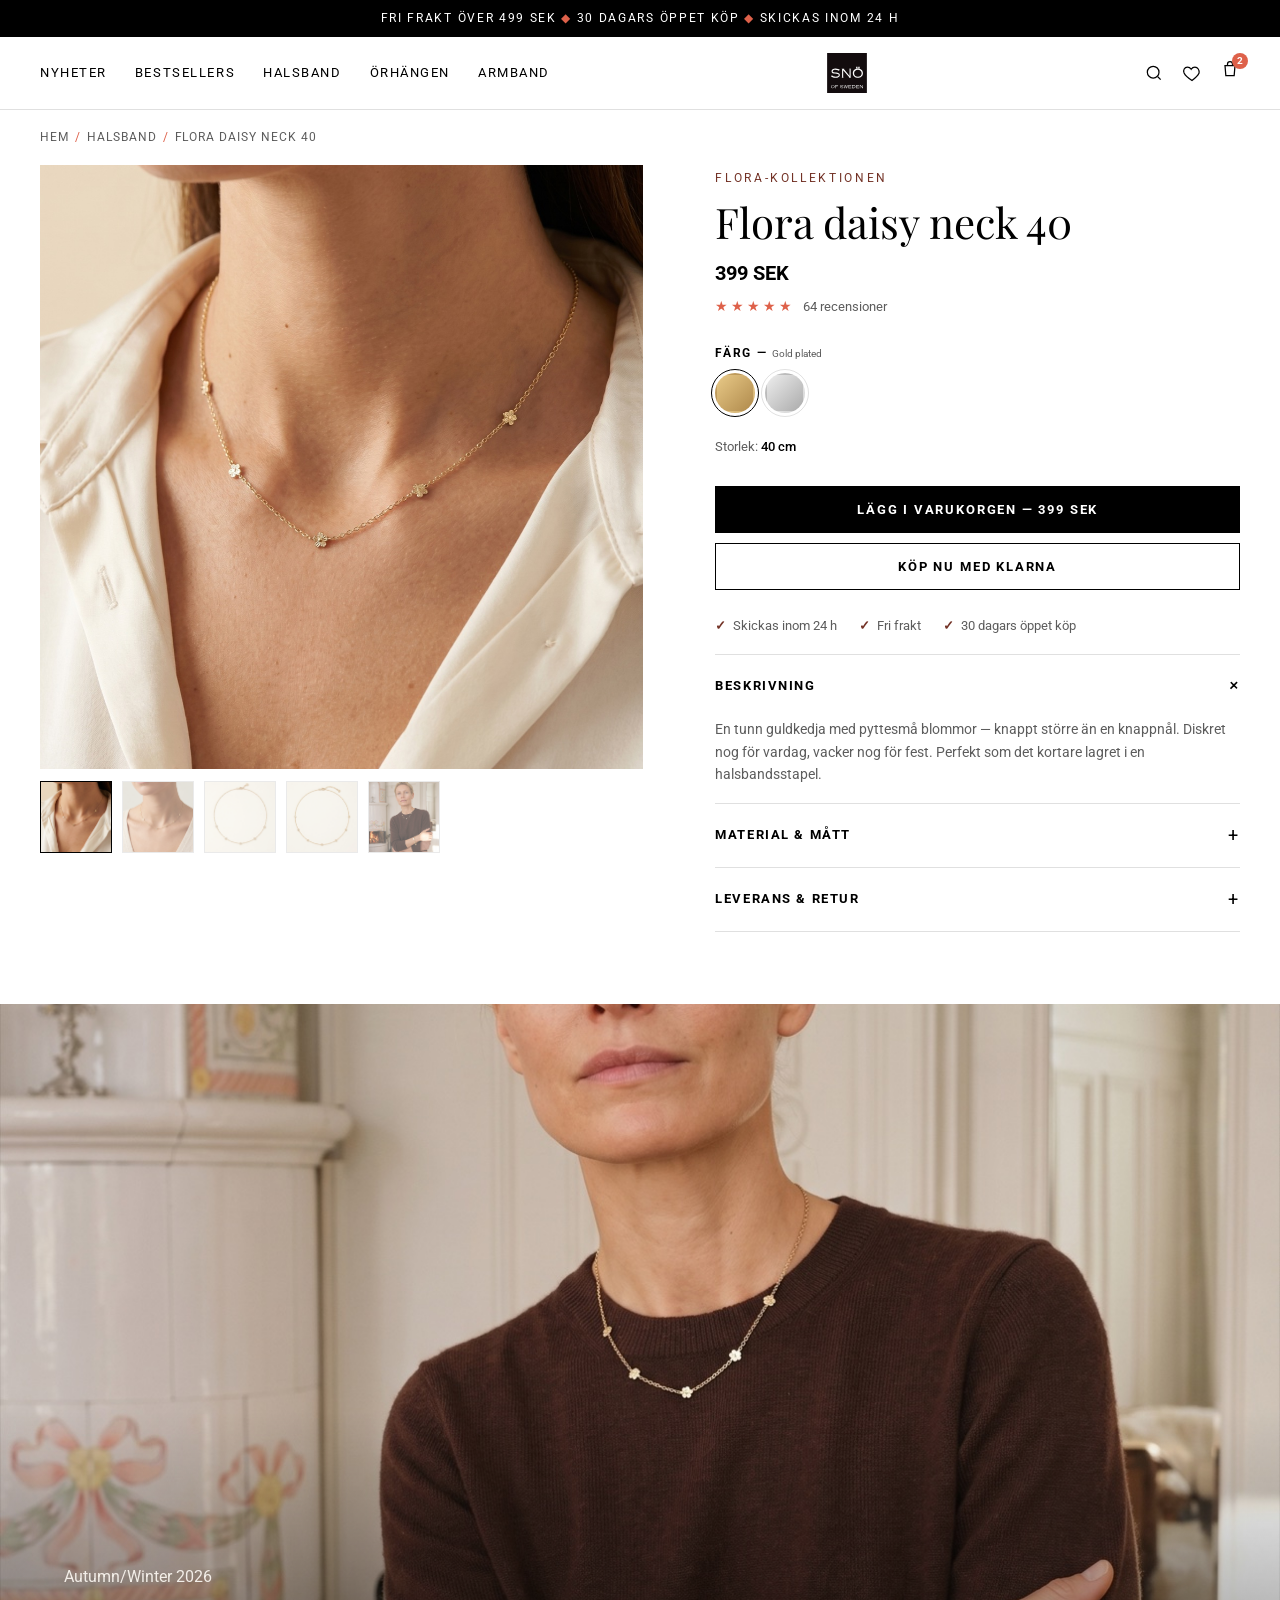
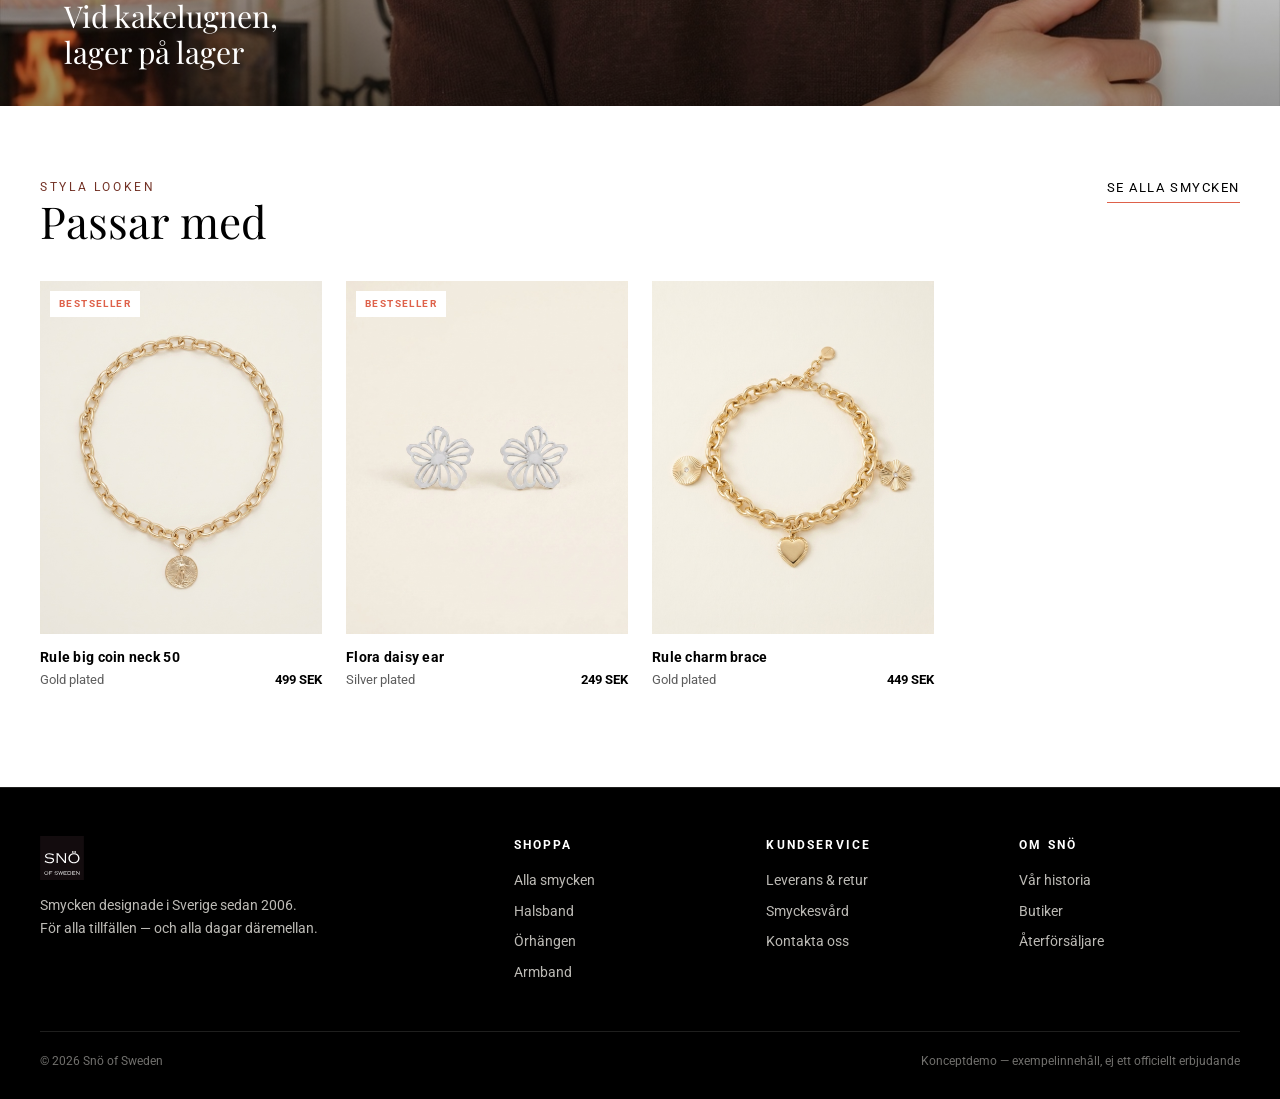
<file: flora-daisy-neck-40.html>
<!DOCTYPE html>
<html lang="sv">
<head>
<meta charset="UTF-8">
<meta name="viewport" content="width=device-width, initial-scale=1.0">
<meta name="robots" content="noindex">
<title>Flora daisy neck 40 — Snö of Sweden (konceptdemo)</title>
<link rel="icon" href="images/logo.svg">
<link rel="preconnect" href="https://fonts.googleapis.com">
<link rel="preconnect" href="https://fonts.gstatic.com" crossorigin>
<link href="https://fonts.googleapis.com/css2?family=Playfair+Display:ital,wght@0,400;0,500;1,400&family=Roboto:wght@400;500&display=swap" rel="stylesheet">
<link rel="stylesheet" href="style.css">
</head>
<body>

<div class="announce">Fri frakt över 499 SEK <em>◆</em> 30 dagars öppet köp <em>◆</em> Skickas inom 24 h</div>

<header class="nav">
  <div class="container nav-inner">
    <button class="nav-burger" aria-label="Meny">
      <svg fill="none" stroke-width="1.5" viewBox="0 0 24 24"><path d="M4 7h16M4 12h16M4 17h16"/></svg>
    </button>
    <nav class="nav-links">
      <a href="shop.html">Nyheter</a>
      <a href="shop.html">Bestsellers</a>
      <a href="shop.html?cat=Halsband">Halsband</a>
      <a href="shop.html?cat=Örhängen">Örhängen</a>
      <a href="shop.html?cat=Armband">Armband</a>
    </nav>
    <a class="nav-logo" href="index.html" aria-label="Snö of Sweden">
      <img src="images/logo.svg" alt="Snö of Sweden">
    </a>
    <div class="nav-icons">
      <svg fill="none" stroke-width="1.5" viewBox="0 0 24 24"><circle cx="11" cy="11" r="7"/><path d="m20 20-3.5-3.5"/></svg>
      <svg fill="none" stroke-width="1.5" viewBox="0 0 24 24"><path d="M12 21s-7.5-4.7-9.5-9C1 8.5 3 5 6.5 5c2 0 3.5 1 4.5 2.5C12 6 13.5 5 15.5 5 19 5 21 8.5 20.5 12c-2 4.3-8.5 9-8.5 9z"/></svg>
      <span class="cart-dot"><svg fill="none" stroke-width="1.5" viewBox="0 0 24 24"><path d="M6 8h12l-1 12H7L6 8z"/><path d="M9 8V6a3 3 0 0 1 6 0v2"/></svg></span>
    </div>
  </div>
</header>

<div class="container">
  <div class="crumbs"><a href="index.html">Hem</a><span>/</span><a href="shop.html?cat=Halsband">Halsband</a><span>/</span>Flora daisy neck 40</div>

  <div class="pdp-grid">
    <div class="pdp-gallery">
      <div class="pdp-main">
        <img id="mainImg" src="images/ecom/worn-flora-daisy-neck-40-1.jpg" alt="Flora daisy neck 40">
      </div>
      <div class="pdp-thumbs">
        <button class="active" onclick="swap(this,'images/ecom/worn-flora-daisy-neck-40-1.jpg')"><img src="images/ecom/worn-flora-daisy-neck-40-1.jpg" alt="Bild 1"></button>
        <button class="" onclick="swap(this,'images/ecom/worn-flora-daisy-neck-40-2.jpg')"><img src="images/ecom/worn-flora-daisy-neck-40-2.jpg" alt="Bild 2"></button>
        <button class="" onclick="swap(this,'images/ecom/pack-flora-daisy-neck-40-1.jpg')"><img src="images/ecom/pack-flora-daisy-neck-40-1.jpg" alt="Bild 3"></button>
        <button class="" onclick="swap(this,'images/ecom/pack-flora-daisy-neck-40-2.jpg')"><img src="images/ecom/pack-flora-daisy-neck-40-2.jpg" alt="Bild 4"></button>
        <button class="" onclick="swap(this,'images/campaign/ls-kakelugn-3.jpg')"><img src="images/campaign/ls-kakelugn-3.jpg" alt="Bild 5"></button>
      </div>
    </div>

    <div class="pdp-info">
      <div class="pdp-kicker">Flora-kollektionen</div>
      <h1>Flora daisy neck 40</h1>
      <div class="pdp-price">399 SEK</div>
      <div class="pdp-rating"><span class="stars">★★★★★</span>64 recensioner</div>

      <div class="opt-label">Färg — <small>Gold plated</small></div>
      <div class="opt-row">
        <button class="swatch gold active" aria-label="Gold plated" onclick="pick(this,'.swatch')"></button>
        <button class="swatch silver " aria-label="Silver plated" onclick="pick(this,'.swatch')"></button>
      </div>

      <div class="pdp-size-note">Storlek: <b>40 cm</b></div>

      <div class="pdp-cta">
        <button class="btn btn-solid btn-block" onclick="addToCart()">Lägg i varukorgen — 399 SEK</button>
        <button class="btn btn-ghost btn-block">Köp nu med Klarna</button>
      </div>

      <div class="pdp-usps">
        <span>Skickas inom 24 h</span>
        <span>Fri frakt</span>
        <span>30 dagars öppet köp</span>
      </div>

      <details class="acc" open>
        <summary>Beskrivning</summary>
        <p>En tunn guldkedja med pyttesmå blommor — knappt större än en knappnål. Diskret nog för vardag, vacker nog för fest. Perfekt som det kortare lagret i en halsbandsstapel.</p>
      </details>
      <details class="acc">
        <summary>Material &amp; mått</summary>
        <ul>
          <li>18k guldplätering på mässing</li>
          <li>Kedjelängd 40 cm</li>
          <li>Blomma 4 mm</li>
          <li>Nickelfritt och hypoallergent</li>
        </ul>
      </details>
      <details class="acc">
        <summary>Leverans &amp; retur</summary>
        <p>Skickas inom 24 timmar med spårbar frakt. Fri frakt över 499 SEK. 30 dagars öppet köp — returnera enkelt via vår returportal.</p>
      </details>
    </div>
  </div>
</div>

<figure class="pdp-editorial">
  <img src="images/campaign/ls-kakelugn-3.jpg" alt="Flora daisy neck 40 buren">
  <figcaption>
    <div class="kicker">Autumn/Winter 2026</div>
    <p>Vid kakelugnen, lager på lager</p>
  </figcaption>
</figure>

<section class="section" style="padding-top:64px">
  <div class="container">
    <div class="section-head reveal">
      <div>
        <div class="kicker">Styla looken</div>
        <h2>Passar med</h2>
      </div>
      <a class="head-link" href="shop.html">Se alla smycken</a>
    </div>
    <div class="prod-grid">
      <a class="prod-card reveal" href="rule-big-coin-neck-50.html" data-cat="Halsband">
        <div class="prod-media">
          <span class="prod-tag">Bestseller</span>
          <img class="main" src="images/ecom/pack-rule-big-coin-neck-50-1.jpg" alt="Rule big coin neck 50">
          <img class="alt" src="images/ecom/worn-rule-big-coin-neck-50-1.jpg" alt="" aria-hidden="true">
        </div>
        <div class="prod-name">Rule big coin neck 50</div>
        <div class="prod-meta"><span>Gold plated</span><span class="price">499 SEK</span></div>
      </a>
      <a class="prod-card reveal" href="flora-daisy-ear.html" data-cat="Örhängen">
        <div class="prod-media">
          <span class="prod-tag">Bestseller</span>
          <img class="main" src="images/ecom/pack-flora-daisy-ear-1.jpg" alt="Flora daisy ear">
          <img class="alt" src="images/ecom/worn-flora-daisy-ear-1.jpg" alt="" aria-hidden="true">
        </div>
        <div class="prod-name">Flora daisy ear</div>
        <div class="prod-meta"><span>Silver plated</span><span class="price">249 SEK</span></div>
      </a>
      <a class="prod-card reveal" href="rule-charm-brace-sclear.html" data-cat="Armband">
        <div class="prod-media">
          
          <img class="main" src="images/ecom/pack-rule-charm-brace-sclear-1.jpg" alt="Rule charm brace">
          <img class="alt" src="images/ecom/worn-rule-charm-brace-sclear-1.jpg" alt="" aria-hidden="true">
        </div>
        <div class="prod-name">Rule charm brace</div>
        <div class="prod-meta"><span>Gold plated</span><span class="price">449 SEK</span></div>
      </a>
    </div>
  </div>
</section>

<footer class="footer">
  <div class="container">
    <div class="footer-grid">
      <div class="footer-logo">
        <img src="images/logo.svg" alt="Snö of Sweden">
        <p>Smycken designade i Sverige sedan 2006.<br>För alla tillfällen — och alla dagar däremellan.</p>
      </div>
      <div>
        <h4>Shoppa</h4>
        <ul>
          <li><a href="shop.html">Alla smycken</a></li>
          <li><a href="shop.html?cat=Halsband">Halsband</a></li>
          <li><a href="shop.html?cat=Örhängen">Örhängen</a></li>
          <li><a href="shop.html?cat=Armband">Armband</a></li>
        </ul>
      </div>
      <div>
        <h4>Kundservice</h4>
        <ul>
          <li><a href="#">Leverans &amp; retur</a></li>
          <li><a href="#">Smyckesvård</a></li>
          <li><a href="#">Kontakta oss</a></li>
        </ul>
      </div>
      <div>
        <h4>Om Snö</h4>
        <ul>
          <li><a href="#">Vår historia</a></li>
          <li><a href="#">Butiker</a></li>
          <li><a href="#">Återförsäljare</a></li>
        </ul>
      </div>
    </div>
    <div class="footer-note">
      <span>© 2026 Snö of Sweden</span>
      <span>Konceptdemo — exempelinnehåll, ej ett officiellt erbjudande</span>
    </div>
  </div>
</footer>

<div class="buybar" id="buybar">
  <div>
    <div class="bb-name">Flora daisy neck 40</div>
    <div class="bb-price">399 SEK</div>
  </div>
  <button class="btn btn-solid" onclick="addToCart()">Lägg i varukorg</button>
</div>

<div class="toast" id="toast">Tillagd i varukorgen ✨</div>

<script>
function swap(btn, src) {
  document.getElementById('mainImg').src = src;
  document.querySelectorAll('.pdp-thumbs button').forEach(b => b.classList.remove('active'));
  btn.classList.add('active');
}
function pick(btn, sel) {
  btn.parentElement.querySelectorAll(sel).forEach(b => b.classList.remove('active'));
  btn.classList.add('active');
}
function addToCart() {
  const t = document.getElementById('toast');
  t.classList.add('show');
  setTimeout(() => t.classList.remove('show'), 2400);
}
const cta = document.querySelector('.pdp-cta');
const bar = document.getElementById('buybar');
new IntersectionObserver(([e]) => {
  bar.classList.toggle('show', !e.isIntersecting && e.boundingClientRect.top < 0);
}, { threshold: 0 }).observe(cta);
const io = new IntersectionObserver((entries) => {
  entries.forEach(e => { if (e.isIntersecting) { e.target.classList.add('in'); io.unobserve(e.target); } });
}, { threshold: 0.12 });
document.querySelectorAll('.reveal').forEach(el => io.observe(el));
setTimeout(() => document.querySelectorAll('.reveal').forEach(el => el.classList.add('in')), 1600);
</script>

</body>
</html>
</file>
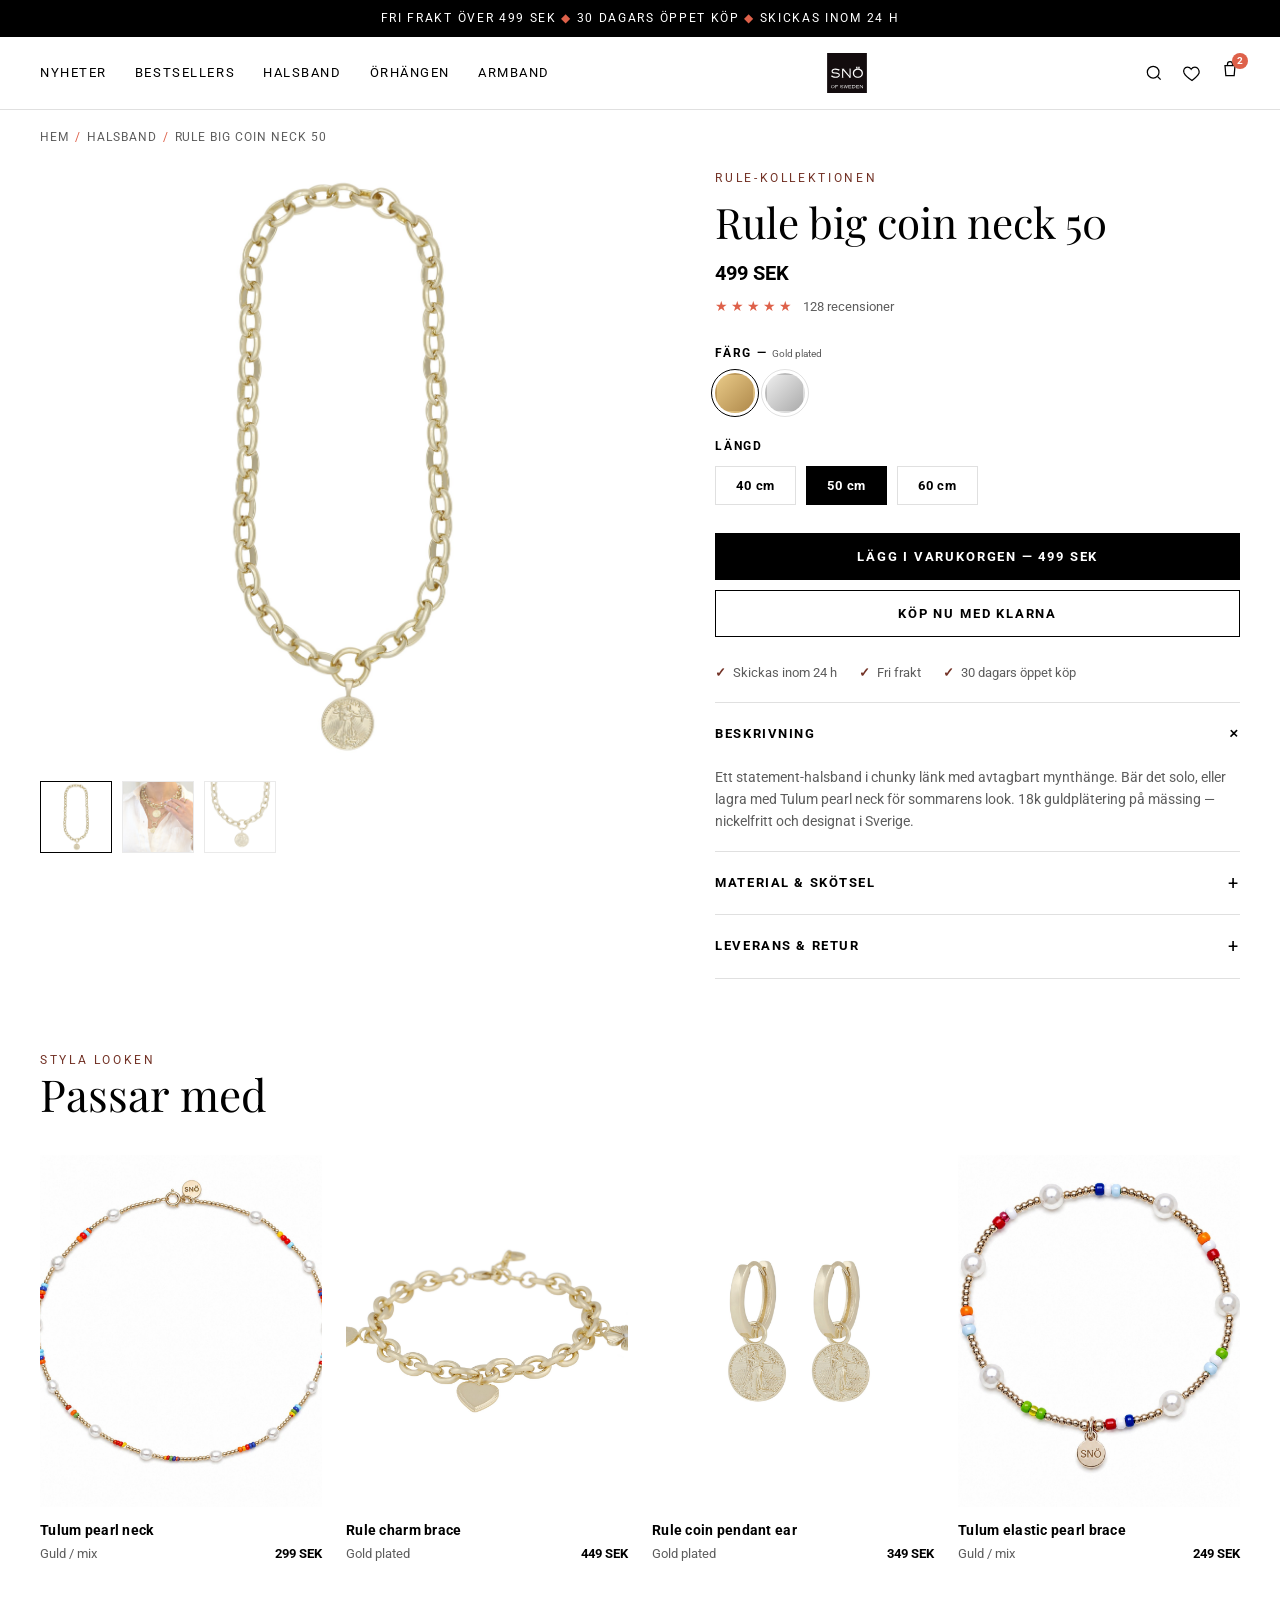
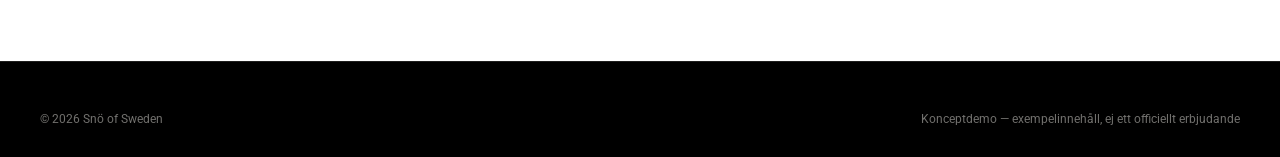
<file: product.html>
<!DOCTYPE html>
<html lang="sv">
<head>
<meta charset="UTF-8">
<meta name="viewport" content="width=device-width, initial-scale=1.0">
<meta name="robots" content="noindex">
<title>Rule big coin neck 50 — Snö of Sweden (konceptdemo)</title>
<link rel="icon" href="images/logo.svg">
<link rel="preconnect" href="https://fonts.googleapis.com">
<link rel="preconnect" href="https://fonts.gstatic.com" crossorigin>
<link href="https://fonts.googleapis.com/css2?family=Playfair+Display:ital,wght@0,400;0,500;1,400&family=Roboto:wght@400;500&display=swap" rel="stylesheet">
<link rel="stylesheet" href="style.css">
</head>
<body>

<div class="announce">Fri frakt över 499 SEK <em>◆</em> 30 dagars öppet köp <em>◆</em> Skickas inom 24 h</div>

<header class="nav">
  <div class="container nav-inner">
    <button class="nav-burger" aria-label="Meny">
      <svg fill="none" stroke-width="1.5" viewBox="0 0 24 24"><path d="M4 7h16M4 12h16M4 17h16"/></svg>
    </button>
    <nav class="nav-links">
      <a href="index.html#bestsellers">Nyheter</a>
      <a href="index.html#bestsellers">Bestsellers</a>
      <a href="index.html#kategorier">Halsband</a>
      <a href="index.html#kategorier">Örhängen</a>
      <a href="index.html#kategorier">Armband</a>
    </nav>
    <a class="nav-logo" href="index.html" aria-label="Snö of Sweden">
      <img src="images/logo.svg" alt="Snö of Sweden">
    </a>
    <div class="nav-icons">
      <svg fill="none" stroke-width="1.5" viewBox="0 0 24 24"><circle cx="11" cy="11" r="7"/><path d="m20 20-3.5-3.5"/></svg>
      <svg fill="none" stroke-width="1.5" viewBox="0 0 24 24"><path d="M12 21s-7.5-4.7-9.5-9C1 8.5 3 5 6.5 5c2 0 3.5 1 4.5 2.5C12 6 13.5 5 15.5 5 19 5 21 8.5 20.5 12c-2 4.3-8.5 9-8.5 9z"/></svg>
      <span class="cart-dot"><svg fill="none" stroke-width="1.5" viewBox="0 0 24 24"><path d="M6 8h12l-1 12H7L6 8z"/><path d="M9 8V6a3 3 0 0 1 6 0v2"/></svg></span>
    </div>
  </div>
</header>

<div class="container">
  <div class="crumbs"><a href="index.html">Hem</a><span>/</span><a href="index.html#kategorier">Halsband</a><span>/</span>Rule big coin neck 50</div>

  <div class="pdp-grid">
    <div class="pdp-gallery">
      <div class="pdp-main">
        <img id="mainImg" src="images/rule-big-coin-neck-50-1.jpg" alt="Rule big coin neck 50 — Gold plated">
      </div>
      <div class="pdp-thumbs">
        <button class="active" onclick="swap(this,'images/rule-big-coin-neck-50-1.jpg')"><img src="images/rule-big-coin-neck-50-1.jpg" alt="Packshot"></button>
        <button onclick="swap(this,'images/rule-big-coin-neck-50-2.jpg')"><img src="images/rule-big-coin-neck-50-2.jpg" alt="På modell"></button>
        <button onclick="swap(this,'images/rule-big-coin-neck-50-3.jpg')"><img src="images/rule-big-coin-neck-50-3.jpg" alt="Detalj"></button>
      </div>
    </div>

    <div class="pdp-info">
      <div class="pdp-kicker">Rule-kollektionen</div>
      <h1>Rule big coin neck 50</h1>
      <div class="pdp-price">499 SEK</div>
      <div class="pdp-rating"><span class="stars">★★★★★</span>128 recensioner</div>

      <div class="opt-label">Färg — <small>Gold plated</small></div>
      <div class="opt-row">
        <button class="swatch gold active" aria-label="Guld" onclick="pick(this,'.swatch')"></button>
        <button class="swatch silver" aria-label="Silver" onclick="pick(this,'.swatch')"></button>
      </div>

      <div class="opt-label">Längd</div>
      <div class="opt-row">
        <button class="pill" onclick="pick(this,'.pill')">40 cm</button>
        <button class="pill active" onclick="pick(this,'.pill')">50 cm</button>
        <button class="pill" onclick="pick(this,'.pill')">60 cm</button>
      </div>

      <div class="pdp-cta">
        <button class="btn btn-solid btn-block" onclick="addToCart()">Lägg i varukorgen — 499 SEK</button>
        <button class="btn btn-ghost btn-block">Köp nu med Klarna</button>
      </div>

      <div class="pdp-usps">
        <span>Skickas inom 24 h</span>
        <span>Fri frakt</span>
        <span>30 dagars öppet köp</span>
      </div>

      <details class="acc" open>
        <summary>Beskrivning</summary>
        <p>Ett statement-halsband i chunky länk med avtagbart mynthänge. Bär det solo, eller lagra med Tulum pearl neck för sommarens look. 18k guldplätering på mässing — nickelfritt och designat i Sverige.</p>
      </details>
      <details class="acc">
        <summary>Material &amp; skötsel</summary>
        <ul>
          <li>18k guldplätering på mässing</li>
          <li>Nickelfritt och hypoallergent</li>
          <li>Undvik parfym och vatten för längre livslängd</li>
          <li>Förvara i medföljande smyckespåse</li>
        </ul>
      </details>
      <details class="acc">
        <summary>Leverans &amp; retur</summary>
        <p>Skickas inom 24 timmar med spårbar frakt. Fri frakt över 499 SEK. 30 dagars öppet köp — returnera enkelt via vår returportal.</p>
      </details>
    </div>
  </div>
</div>

<section class="section" style="padding-top:0">
  <div class="container">
    <div class="section-head reveal">
      <div>
        <div class="kicker">Styla looken</div>
        <h2>Passar med</h2>
      </div>
    </div>
    <div class="prod-grid">
      <a class="prod-card reveal" href="#">
        <div class="prod-media">
          <img class="main" src="images/tulum-pearl-neck-40-45-1.jpg" alt="Tulum pearl neck">
          <img class="alt" src="images/tulum-pearl-neck-40-45-2.jpg" alt="" aria-hidden="true">
        </div>
        <div class="prod-name">Tulum pearl neck</div>
        <div class="prod-meta"><span>Guld / mix</span><span class="price">299 SEK</span></div>
      </a>
      <a class="prod-card reveal" href="#">
        <div class="prod-media">
          <img class="main" src="images/rule-charm-brace-sclear-1.jpg" alt="Rule charm brace">
          <img class="alt" src="images/rule-charm-brace-sclear-2.jpg" alt="" aria-hidden="true">
        </div>
        <div class="prod-name">Rule charm brace</div>
        <div class="prod-meta"><span>Gold plated</span><span class="price">449 SEK</span></div>
      </a>
      <a class="prod-card reveal" href="#">
        <div class="prod-media">
          <img class="main" src="images/rule-coin-pendant-ear-1.jpg" alt="Rule coin pendant ear">
          <img class="alt" src="images/rule-coin-pendant-ear-2.jpg" alt="" aria-hidden="true">
        </div>
        <div class="prod-name">Rule coin pendant ear</div>
        <div class="prod-meta"><span>Gold plated</span><span class="price">349 SEK</span></div>
      </a>
      <a class="prod-card reveal" href="#">
        <div class="prod-media">
          <img class="main" src="images/tulum-elastic-pearl-brace-1.jpg" alt="Tulum elastic pearl brace">
          <img class="alt" src="images/tulum-elastic-pearl-brace-2.jpg" alt="" aria-hidden="true">
        </div>
        <div class="prod-name">Tulum elastic pearl brace</div>
        <div class="prod-meta"><span>Guld / mix</span><span class="price">249 SEK</span></div>
      </a>
    </div>
  </div>
</section>

<footer class="footer">
  <div class="container">
    <div class="footer-note" style="border-top:none; padding-top:0">
      <span>© 2026 Snö of Sweden</span>
      <span>Konceptdemo — exempelinnehåll, ej ett officiellt erbjudande</span>
    </div>
  </div>
</footer>

<div class="buybar" id="buybar">
  <div>
    <div class="bb-name">Rule big coin neck 50</div>
    <div class="bb-price">499 SEK · Guld · 50 cm</div>
  </div>
  <button class="btn btn-solid" onclick="addToCart()">Lägg i varukorg</button>
</div>

<div class="toast" id="toast">Tillagd i varukorgen ✨</div>

<script>
function swap(btn, src) {
  document.getElementById('mainImg').src = src;
  document.querySelectorAll('.pdp-thumbs button').forEach(b => b.classList.remove('active'));
  btn.classList.add('active');
}
function pick(btn, sel) {
  btn.parentElement.querySelectorAll(sel).forEach(b => b.classList.remove('active'));
  btn.classList.add('active');
}
function addToCart() {
  const t = document.getElementById('toast');
  t.classList.add('show');
  setTimeout(() => t.classList.remove('show'), 2400);
}
// sticky buybar visas när CTA scrollat förbi
const cta = document.querySelector('.pdp-cta');
const bar = document.getElementById('buybar');
new IntersectionObserver(([e]) => {
  bar.classList.toggle('show', !e.isIntersecting && e.boundingClientRect.top < 0);
}, { threshold: 0 }).observe(cta);

const io = new IntersectionObserver((entries) => {
  entries.forEach(e => { if (e.isIntersecting) { e.target.classList.add('in'); io.unobserve(e.target); } });
}, { threshold: 0.12 });
document.querySelectorAll('.reveal').forEach(el => io.observe(el));
// fallback: visa allt även utan scroll (print, snapshots, äldre browsers)
setTimeout(() => document.querySelectorAll('.reveal').forEach(el => el.classList.add('in')), 1600);
</script>

</body>
</html>
</file>
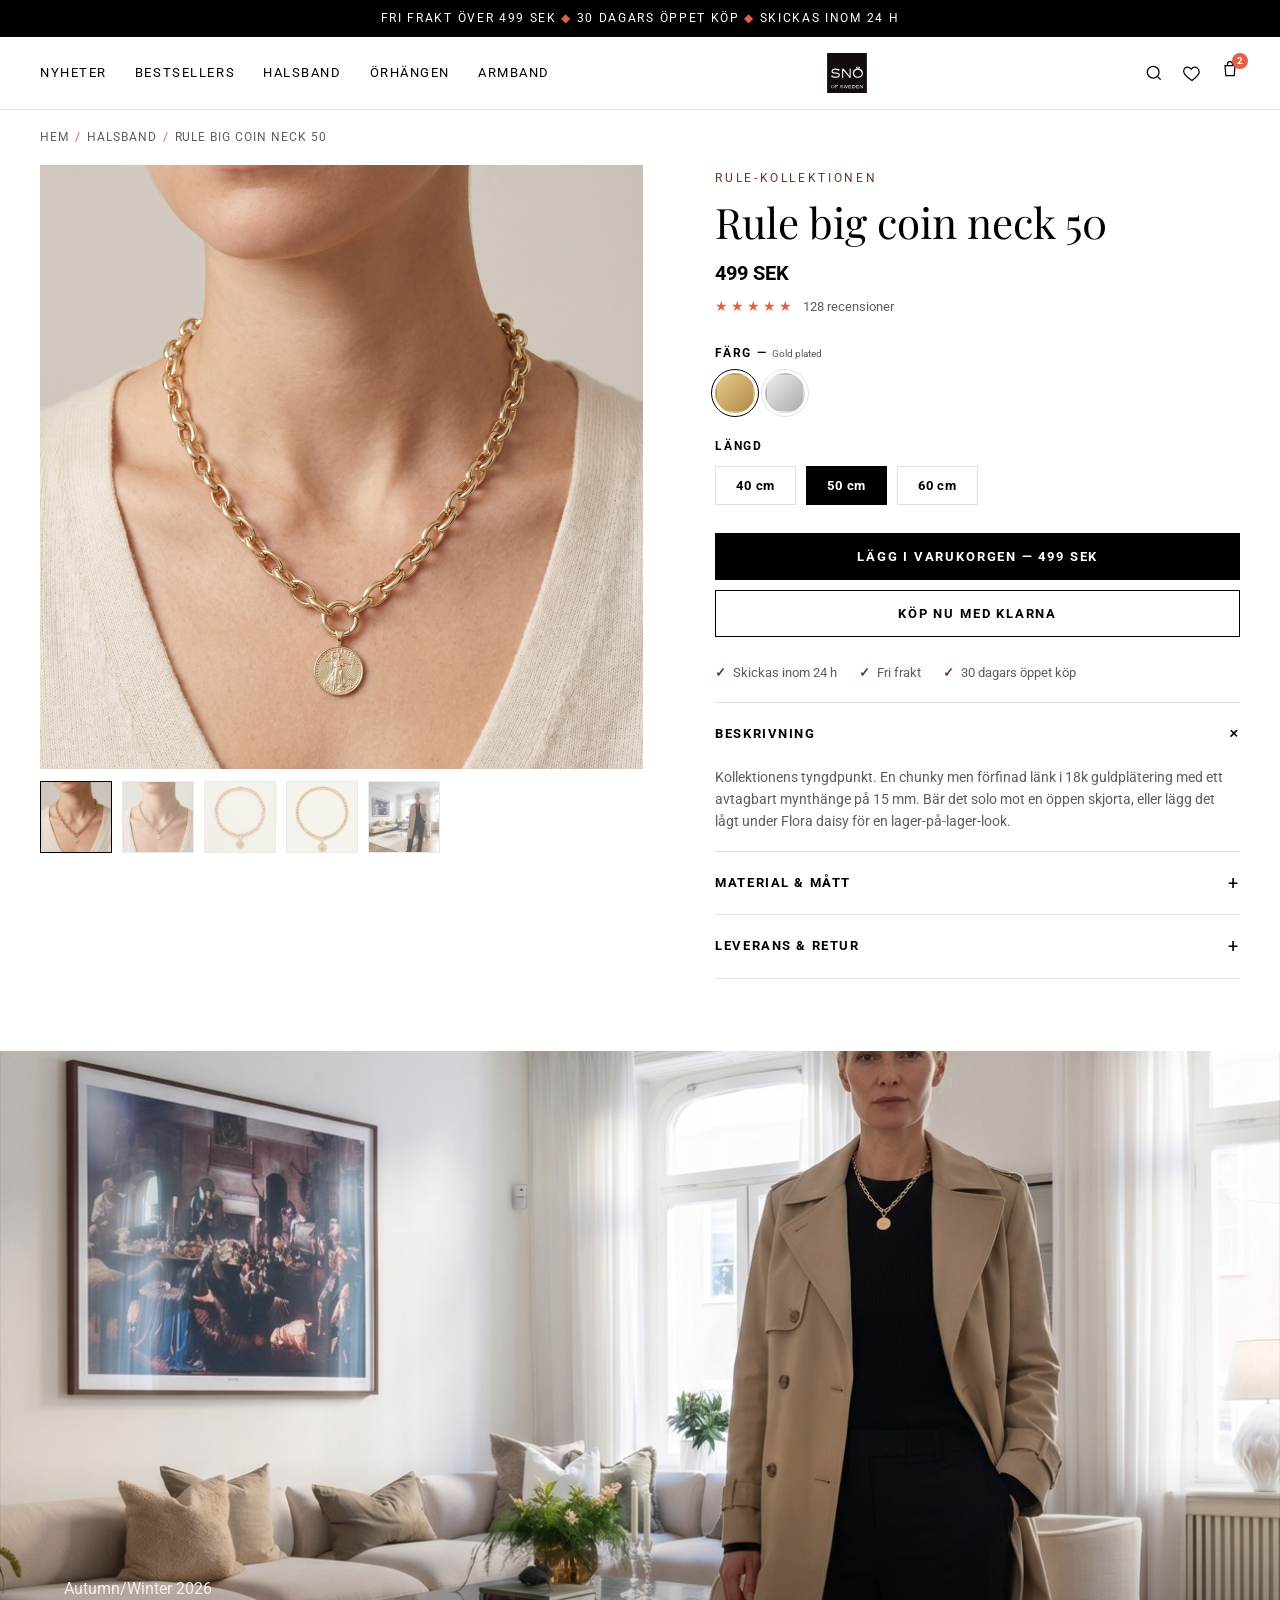
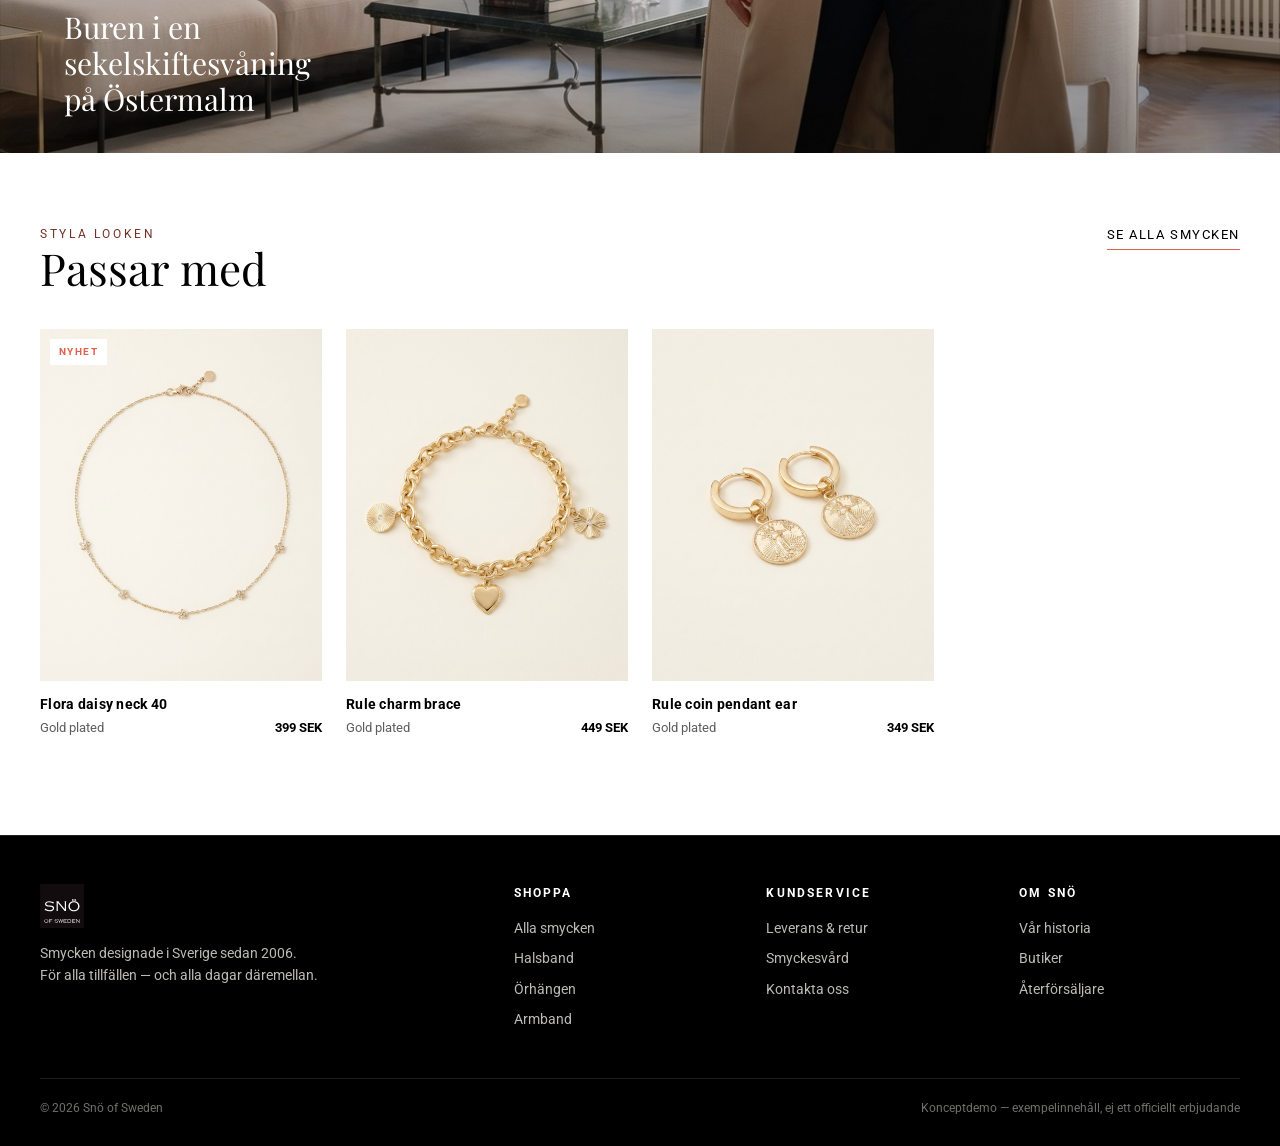
<file: rule-big-coin-neck-50.html>
<!DOCTYPE html>
<html lang="sv">
<head>
<meta charset="UTF-8">
<meta name="viewport" content="width=device-width, initial-scale=1.0">
<meta name="robots" content="noindex">
<title>Rule big coin neck 50 — Snö of Sweden (konceptdemo)</title>
<link rel="icon" href="images/logo.svg">
<link rel="preconnect" href="https://fonts.googleapis.com">
<link rel="preconnect" href="https://fonts.gstatic.com" crossorigin>
<link href="https://fonts.googleapis.com/css2?family=Playfair+Display:ital,wght@0,400;0,500;1,400&family=Roboto:wght@400;500&display=swap" rel="stylesheet">
<link rel="stylesheet" href="style.css">
</head>
<body>

<div class="announce">Fri frakt över 499 SEK <em>◆</em> 30 dagars öppet köp <em>◆</em> Skickas inom 24 h</div>

<header class="nav">
  <div class="container nav-inner">
    <button class="nav-burger" aria-label="Meny">
      <svg fill="none" stroke-width="1.5" viewBox="0 0 24 24"><path d="M4 7h16M4 12h16M4 17h16"/></svg>
    </button>
    <nav class="nav-links">
      <a href="shop.html">Nyheter</a>
      <a href="shop.html">Bestsellers</a>
      <a href="shop.html?cat=Halsband">Halsband</a>
      <a href="shop.html?cat=Örhängen">Örhängen</a>
      <a href="shop.html?cat=Armband">Armband</a>
    </nav>
    <a class="nav-logo" href="index.html" aria-label="Snö of Sweden">
      <img src="images/logo.svg" alt="Snö of Sweden">
    </a>
    <div class="nav-icons">
      <svg fill="none" stroke-width="1.5" viewBox="0 0 24 24"><circle cx="11" cy="11" r="7"/><path d="m20 20-3.5-3.5"/></svg>
      <svg fill="none" stroke-width="1.5" viewBox="0 0 24 24"><path d="M12 21s-7.5-4.7-9.5-9C1 8.5 3 5 6.5 5c2 0 3.5 1 4.5 2.5C12 6 13.5 5 15.5 5 19 5 21 8.5 20.5 12c-2 4.3-8.5 9-8.5 9z"/></svg>
      <span class="cart-dot"><svg fill="none" stroke-width="1.5" viewBox="0 0 24 24"><path d="M6 8h12l-1 12H7L6 8z"/><path d="M9 8V6a3 3 0 0 1 6 0v2"/></svg></span>
    </div>
  </div>
</header>

<div class="container">
  <div class="crumbs"><a href="index.html">Hem</a><span>/</span><a href="shop.html?cat=Halsband">Halsband</a><span>/</span>Rule big coin neck 50</div>

  <div class="pdp-grid">
    <div class="pdp-gallery">
      <div class="pdp-main">
        <img id="mainImg" src="images/ecom/worn-rule-big-coin-neck-50-1.jpg" alt="Rule big coin neck 50">
      </div>
      <div class="pdp-thumbs">
        <button class="active" onclick="swap(this,'images/ecom/worn-rule-big-coin-neck-50-1.jpg')"><img src="images/ecom/worn-rule-big-coin-neck-50-1.jpg" alt="Bild 1"></button>
        <button class="" onclick="swap(this,'images/ecom/worn-rule-big-coin-neck-50-2.jpg')"><img src="images/ecom/worn-rule-big-coin-neck-50-2.jpg" alt="Bild 2"></button>
        <button class="" onclick="swap(this,'images/ecom/pack-rule-big-coin-neck-50-1.jpg')"><img src="images/ecom/pack-rule-big-coin-neck-50-1.jpg" alt="Bild 3"></button>
        <button class="" onclick="swap(this,'images/ecom/pack-rule-big-coin-neck-50-2.jpg')"><img src="images/ecom/pack-rule-big-coin-neck-50-2.jpg" alt="Bild 4"></button>
        <button class="" onclick="swap(this,'images/campaign/fb-rule-livingroom-2.jpg')"><img src="images/campaign/fb-rule-livingroom-2.jpg" alt="Bild 5"></button>
      </div>
    </div>

    <div class="pdp-info">
      <div class="pdp-kicker">Rule-kollektionen</div>
      <h1>Rule big coin neck 50</h1>
      <div class="pdp-price">499 SEK</div>
      <div class="pdp-rating"><span class="stars">★★★★★</span>128 recensioner</div>

      <div class="opt-label">Färg — <small>Gold plated</small></div>
      <div class="opt-row">
        <button class="swatch gold active" aria-label="Gold plated" onclick="pick(this,'.swatch')"></button>
        <button class="swatch silver " aria-label="Silver plated" onclick="pick(this,'.swatch')"></button>
      </div>

      <div class="opt-label">Längd</div>
      <div class="opt-row">
        <button class="pill " onclick="pick(this,'.pill')">40 cm</button>
        <button class="pill active" onclick="pick(this,'.pill')">50 cm</button>
        <button class="pill " onclick="pick(this,'.pill')">60 cm</button>
      </div>

      <div class="pdp-cta">
        <button class="btn btn-solid btn-block" onclick="addToCart()">Lägg i varukorgen — 499 SEK</button>
        <button class="btn btn-ghost btn-block">Köp nu med Klarna</button>
      </div>

      <div class="pdp-usps">
        <span>Skickas inom 24 h</span>
        <span>Fri frakt</span>
        <span>30 dagars öppet köp</span>
      </div>

      <details class="acc" open>
        <summary>Beskrivning</summary>
        <p>Kollektionens tyngdpunkt. En chunky men förfinad länk i 18k guldplätering med ett avtagbart mynthänge på 15 mm. Bär det solo mot en öppen skjorta, eller lägg det lågt under Flora daisy för en lager-på-lager-look.</p>
      </details>
      <details class="acc">
        <summary>Material &amp; mått</summary>
        <ul>
          <li>18k guldplätering på mässing</li>
          <li>Kedjelängd 50 cm</li>
          <li>Mynthänge Ø 15 mm</li>
          <li>Nickelfritt och hypoallergent</li>
        </ul>
      </details>
      <details class="acc">
        <summary>Leverans &amp; retur</summary>
        <p>Skickas inom 24 timmar med spårbar frakt. Fri frakt över 499 SEK. 30 dagars öppet köp — returnera enkelt via vår returportal.</p>
      </details>
    </div>
  </div>
</div>

<figure class="pdp-editorial">
  <img src="images/campaign/fb-rule-livingroom-2.jpg" alt="Rule big coin neck 50 buren">
  <figcaption>
    <div class="kicker">Autumn/Winter 2026</div>
    <p>Buren i en sekelskiftesvåning på Östermalm</p>
  </figcaption>
</figure>

<section class="section" style="padding-top:64px">
  <div class="container">
    <div class="section-head reveal">
      <div>
        <div class="kicker">Styla looken</div>
        <h2>Passar med</h2>
      </div>
      <a class="head-link" href="shop.html">Se alla smycken</a>
    </div>
    <div class="prod-grid">
      <a class="prod-card reveal" href="flora-daisy-neck-40.html" data-cat="Halsband">
        <div class="prod-media">
          <span class="prod-tag">Nyhet</span>
          <img class="main" src="images/ecom/pack-flora-daisy-neck-40-1.jpg" alt="Flora daisy neck 40">
          <img class="alt" src="images/ecom/worn-flora-daisy-neck-40-1.jpg" alt="" aria-hidden="true">
        </div>
        <div class="prod-name">Flora daisy neck 40</div>
        <div class="prod-meta"><span>Gold plated</span><span class="price">399 SEK</span></div>
      </a>
      <a class="prod-card reveal" href="rule-charm-brace-sclear.html" data-cat="Armband">
        <div class="prod-media">
          
          <img class="main" src="images/ecom/pack-rule-charm-brace-sclear-1.jpg" alt="Rule charm brace">
          <img class="alt" src="images/ecom/worn-rule-charm-brace-sclear-1.jpg" alt="" aria-hidden="true">
        </div>
        <div class="prod-name">Rule charm brace</div>
        <div class="prod-meta"><span>Gold plated</span><span class="price">449 SEK</span></div>
      </a>
      <a class="prod-card reveal" href="rule-coin-pendant-ear.html" data-cat="Örhängen">
        <div class="prod-media">
          
          <img class="main" src="images/ecom/pack-rule-coin-pendant-ear-1.jpg" alt="Rule coin pendant ear">
          <img class="alt" src="images/ecom/worn-rule-coin-pendant-ear-1.jpg" alt="" aria-hidden="true">
        </div>
        <div class="prod-name">Rule coin pendant ear</div>
        <div class="prod-meta"><span>Gold plated</span><span class="price">349 SEK</span></div>
      </a>
    </div>
  </div>
</section>

<footer class="footer">
  <div class="container">
    <div class="footer-grid">
      <div class="footer-logo">
        <img src="images/logo.svg" alt="Snö of Sweden">
        <p>Smycken designade i Sverige sedan 2006.<br>För alla tillfällen — och alla dagar däremellan.</p>
      </div>
      <div>
        <h4>Shoppa</h4>
        <ul>
          <li><a href="shop.html">Alla smycken</a></li>
          <li><a href="shop.html?cat=Halsband">Halsband</a></li>
          <li><a href="shop.html?cat=Örhängen">Örhängen</a></li>
          <li><a href="shop.html?cat=Armband">Armband</a></li>
        </ul>
      </div>
      <div>
        <h4>Kundservice</h4>
        <ul>
          <li><a href="#">Leverans &amp; retur</a></li>
          <li><a href="#">Smyckesvård</a></li>
          <li><a href="#">Kontakta oss</a></li>
        </ul>
      </div>
      <div>
        <h4>Om Snö</h4>
        <ul>
          <li><a href="#">Vår historia</a></li>
          <li><a href="#">Butiker</a></li>
          <li><a href="#">Återförsäljare</a></li>
        </ul>
      </div>
    </div>
    <div class="footer-note">
      <span>© 2026 Snö of Sweden</span>
      <span>Konceptdemo — exempelinnehåll, ej ett officiellt erbjudande</span>
    </div>
  </div>
</footer>

<div class="buybar" id="buybar">
  <div>
    <div class="bb-name">Rule big coin neck 50</div>
    <div class="bb-price">499 SEK</div>
  </div>
  <button class="btn btn-solid" onclick="addToCart()">Lägg i varukorg</button>
</div>

<div class="toast" id="toast">Tillagd i varukorgen ✨</div>

<script>
function swap(btn, src) {
  document.getElementById('mainImg').src = src;
  document.querySelectorAll('.pdp-thumbs button').forEach(b => b.classList.remove('active'));
  btn.classList.add('active');
}
function pick(btn, sel) {
  btn.parentElement.querySelectorAll(sel).forEach(b => b.classList.remove('active'));
  btn.classList.add('active');
}
function addToCart() {
  const t = document.getElementById('toast');
  t.classList.add('show');
  setTimeout(() => t.classList.remove('show'), 2400);
}
const cta = document.querySelector('.pdp-cta');
const bar = document.getElementById('buybar');
new IntersectionObserver(([e]) => {
  bar.classList.toggle('show', !e.isIntersecting && e.boundingClientRect.top < 0);
}, { threshold: 0 }).observe(cta);
const io = new IntersectionObserver((entries) => {
  entries.forEach(e => { if (e.isIntersecting) { e.target.classList.add('in'); io.unobserve(e.target); } });
}, { threshold: 0.12 });
document.querySelectorAll('.reveal').forEach(el => io.observe(el));
setTimeout(() => document.querySelectorAll('.reveal').forEach(el => el.classList.add('in')), 1600);
</script>

</body>
</html>
</file>
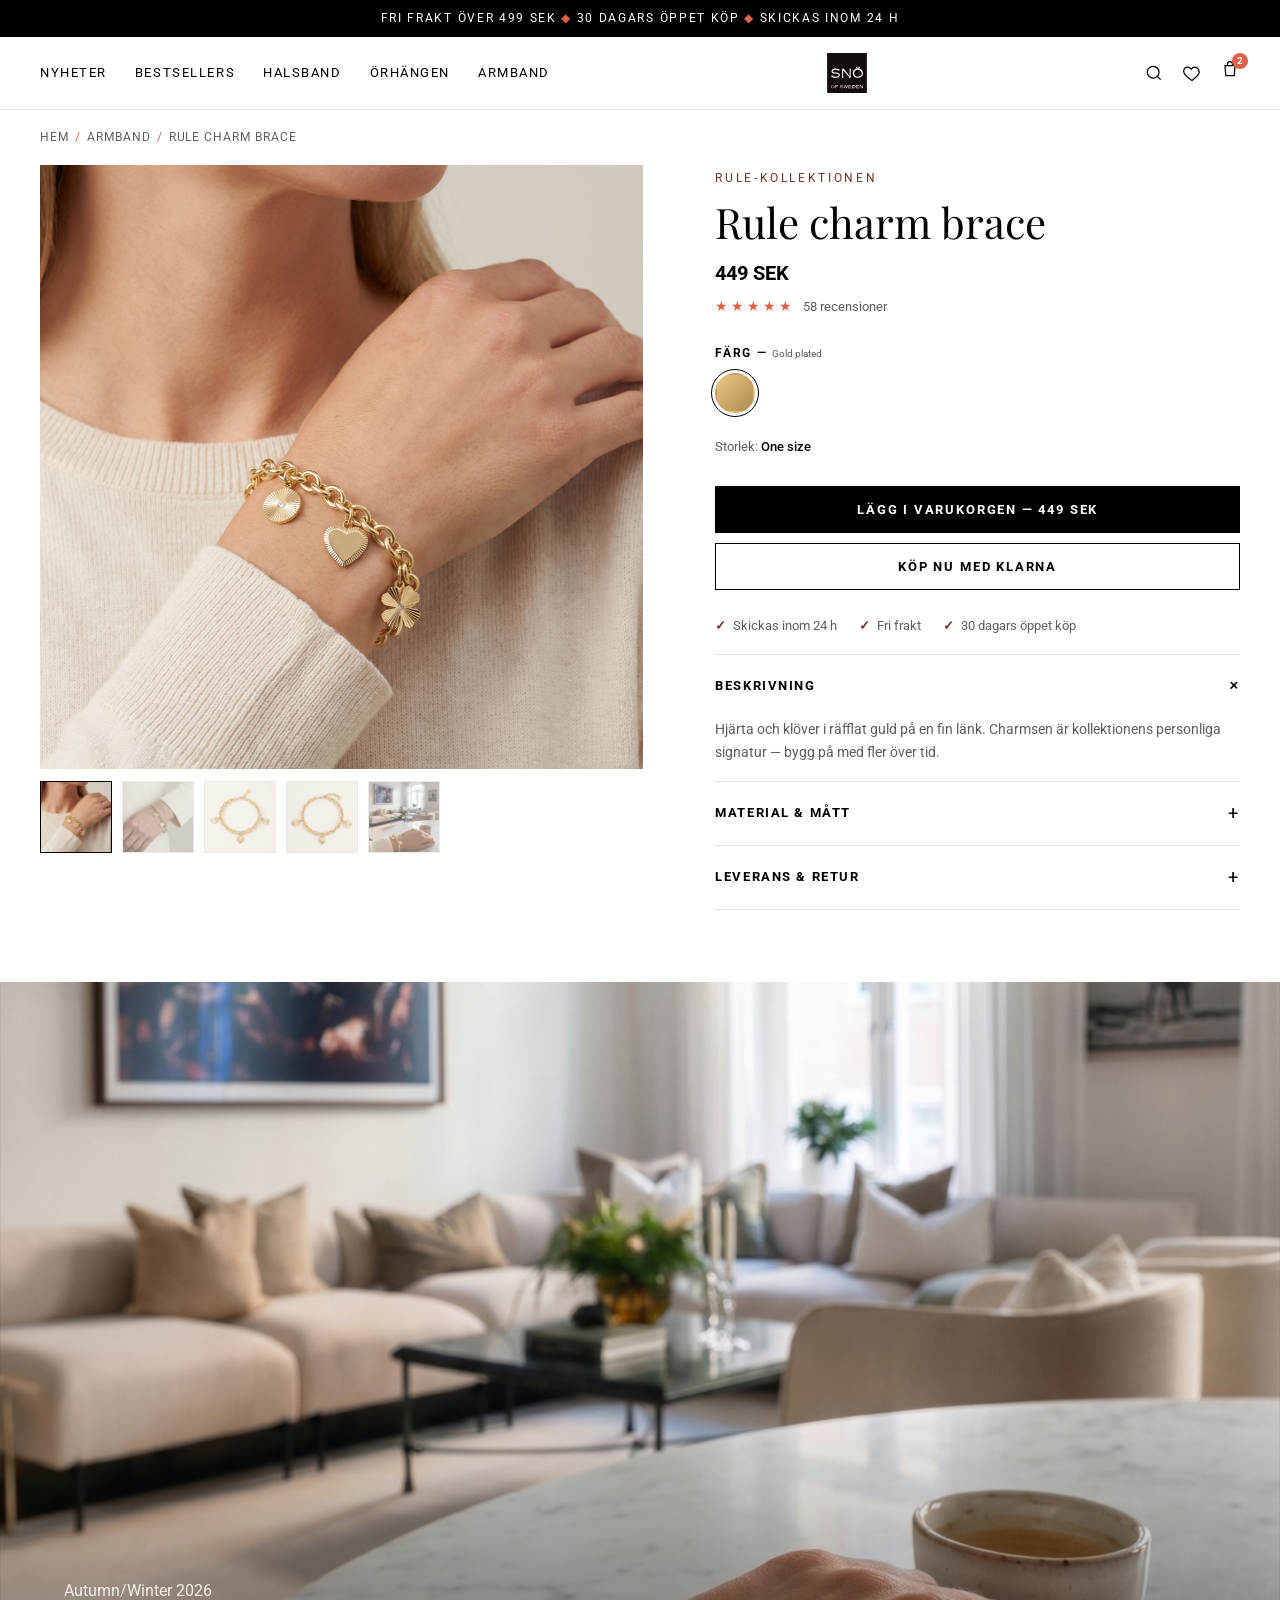
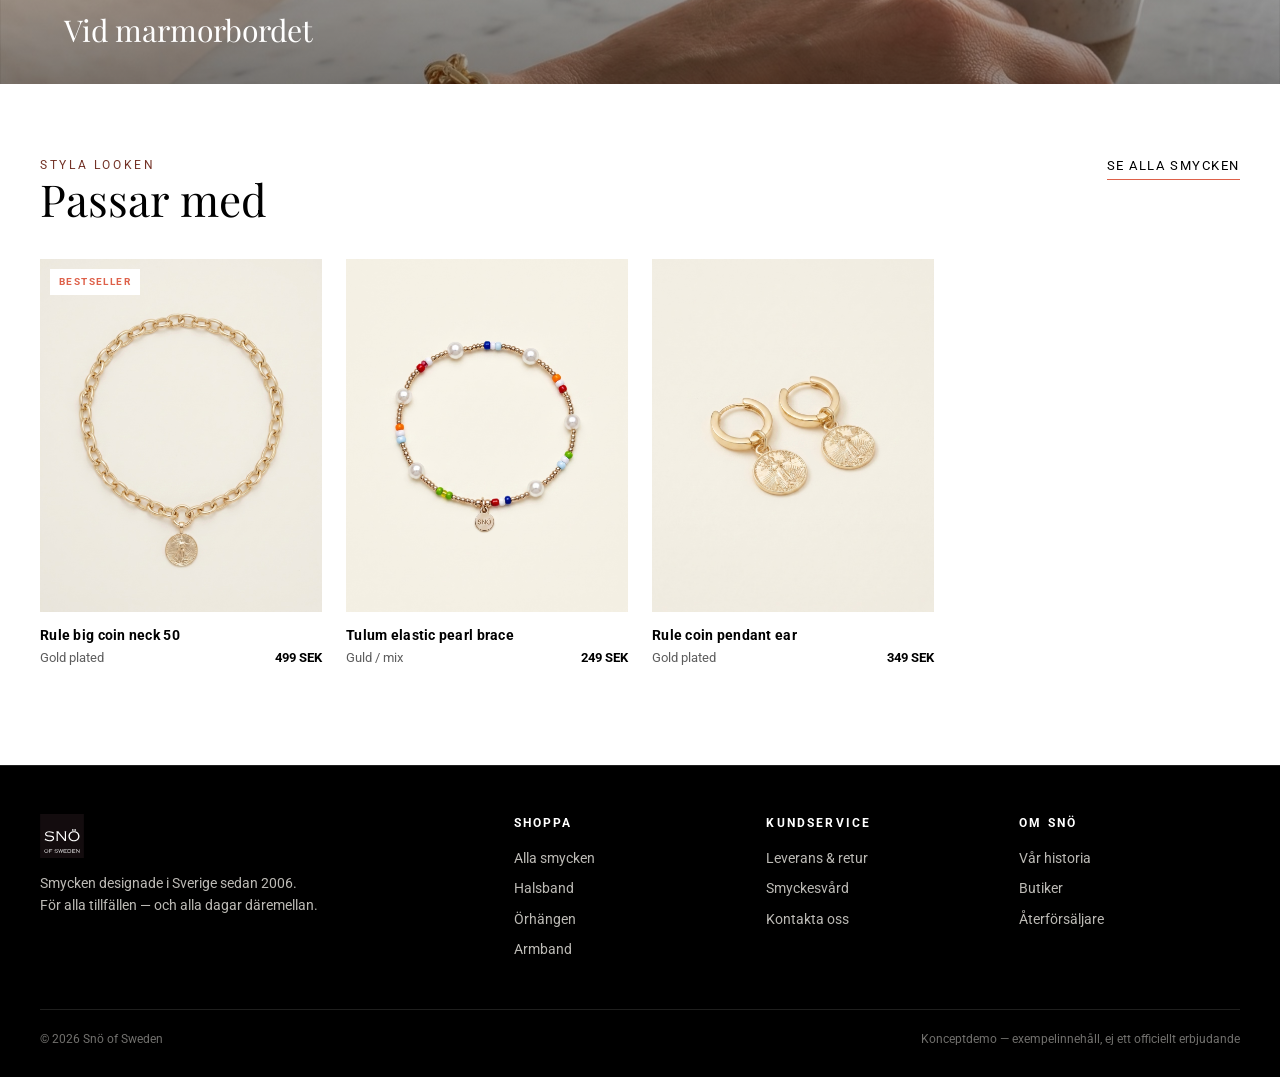
<file: rule-charm-brace-sclear.html>
<!DOCTYPE html>
<html lang="sv">
<head>
<meta charset="UTF-8">
<meta name="viewport" content="width=device-width, initial-scale=1.0">
<meta name="robots" content="noindex">
<title>Rule charm brace — Snö of Sweden (konceptdemo)</title>
<link rel="icon" href="images/logo.svg">
<link rel="preconnect" href="https://fonts.googleapis.com">
<link rel="preconnect" href="https://fonts.gstatic.com" crossorigin>
<link href="https://fonts.googleapis.com/css2?family=Playfair+Display:ital,wght@0,400;0,500;1,400&family=Roboto:wght@400;500&display=swap" rel="stylesheet">
<link rel="stylesheet" href="style.css">
</head>
<body>

<div class="announce">Fri frakt över 499 SEK <em>◆</em> 30 dagars öppet köp <em>◆</em> Skickas inom 24 h</div>

<header class="nav">
  <div class="container nav-inner">
    <button class="nav-burger" aria-label="Meny">
      <svg fill="none" stroke-width="1.5" viewBox="0 0 24 24"><path d="M4 7h16M4 12h16M4 17h16"/></svg>
    </button>
    <nav class="nav-links">
      <a href="shop.html">Nyheter</a>
      <a href="shop.html">Bestsellers</a>
      <a href="shop.html?cat=Halsband">Halsband</a>
      <a href="shop.html?cat=Örhängen">Örhängen</a>
      <a href="shop.html?cat=Armband">Armband</a>
    </nav>
    <a class="nav-logo" href="index.html" aria-label="Snö of Sweden">
      <img src="images/logo.svg" alt="Snö of Sweden">
    </a>
    <div class="nav-icons">
      <svg fill="none" stroke-width="1.5" viewBox="0 0 24 24"><circle cx="11" cy="11" r="7"/><path d="m20 20-3.5-3.5"/></svg>
      <svg fill="none" stroke-width="1.5" viewBox="0 0 24 24"><path d="M12 21s-7.5-4.7-9.5-9C1 8.5 3 5 6.5 5c2 0 3.5 1 4.5 2.5C12 6 13.5 5 15.5 5 19 5 21 8.5 20.5 12c-2 4.3-8.5 9-8.5 9z"/></svg>
      <span class="cart-dot"><svg fill="none" stroke-width="1.5" viewBox="0 0 24 24"><path d="M6 8h12l-1 12H7L6 8z"/><path d="M9 8V6a3 3 0 0 1 6 0v2"/></svg></span>
    </div>
  </div>
</header>

<div class="container">
  <div class="crumbs"><a href="index.html">Hem</a><span>/</span><a href="shop.html?cat=Armband">Armband</a><span>/</span>Rule charm brace</div>

  <div class="pdp-grid">
    <div class="pdp-gallery">
      <div class="pdp-main">
        <img id="mainImg" src="images/ecom/worn-rule-charm-brace-sclear-1.jpg" alt="Rule charm brace">
      </div>
      <div class="pdp-thumbs">
        <button class="active" onclick="swap(this,'images/ecom/worn-rule-charm-brace-sclear-1.jpg')"><img src="images/ecom/worn-rule-charm-brace-sclear-1.jpg" alt="Bild 1"></button>
        <button class="" onclick="swap(this,'images/ecom/worn-rule-charm-brace-sclear-2.jpg')"><img src="images/ecom/worn-rule-charm-brace-sclear-2.jpg" alt="Bild 2"></button>
        <button class="" onclick="swap(this,'images/ecom/pack-rule-charm-brace-sclear-1.jpg')"><img src="images/ecom/pack-rule-charm-brace-sclear-1.jpg" alt="Bild 3"></button>
        <button class="" onclick="swap(this,'images/ecom/pack-rule-charm-brace-sclear-2.jpg')"><img src="images/ecom/pack-rule-charm-brace-sclear-2.jpg" alt="Bild 4"></button>
        <button class="" onclick="swap(this,'images/campaign/cu-charm-brace-table-2.jpg')"><img src="images/campaign/cu-charm-brace-table-2.jpg" alt="Bild 5"></button>
      </div>
    </div>

    <div class="pdp-info">
      <div class="pdp-kicker">Rule-kollektionen</div>
      <h1>Rule charm brace</h1>
      <div class="pdp-price">449 SEK</div>
      <div class="pdp-rating"><span class="stars">★★★★★</span>58 recensioner</div>

      <div class="opt-label">Färg — <small>Gold plated</small></div>
      <div class="opt-row">
        <button class="swatch gold active" aria-label="Gold plated" onclick="pick(this,'.swatch')"></button>
      </div>

      <div class="pdp-size-note">Storlek: <b>One size</b></div>

      <div class="pdp-cta">
        <button class="btn btn-solid btn-block" onclick="addToCart()">Lägg i varukorgen — 449 SEK</button>
        <button class="btn btn-ghost btn-block">Köp nu med Klarna</button>
      </div>

      <div class="pdp-usps">
        <span>Skickas inom 24 h</span>
        <span>Fri frakt</span>
        <span>30 dagars öppet köp</span>
      </div>

      <details class="acc" open>
        <summary>Beskrivning</summary>
        <p>Hjärta och klöver i räfflat guld på en fin länk. Charmsen är kollektionens personliga signatur — bygg på med fler över tid.</p>
      </details>
      <details class="acc">
        <summary>Material &amp; mått</summary>
        <ul>
          <li>18k guldplätering på mässing</li>
          <li>Charms 10 mm</li>
          <li>Justerbar länk</li>
          <li>Nickelfritt och hypoallergent</li>
        </ul>
      </details>
      <details class="acc">
        <summary>Leverans &amp; retur</summary>
        <p>Skickas inom 24 timmar med spårbar frakt. Fri frakt över 499 SEK. 30 dagars öppet köp — returnera enkelt via vår returportal.</p>
      </details>
    </div>
  </div>
</div>

<figure class="pdp-editorial">
  <img src="images/campaign/cu-charm-brace-table-2.jpg" alt="Rule charm brace buren">
  <figcaption>
    <div class="kicker">Autumn/Winter 2026</div>
    <p>Vid marmorbordet</p>
  </figcaption>
</figure>

<section class="section" style="padding-top:64px">
  <div class="container">
    <div class="section-head reveal">
      <div>
        <div class="kicker">Styla looken</div>
        <h2>Passar med</h2>
      </div>
      <a class="head-link" href="shop.html">Se alla smycken</a>
    </div>
    <div class="prod-grid">
      <a class="prod-card reveal" href="rule-big-coin-neck-50.html" data-cat="Halsband">
        <div class="prod-media">
          <span class="prod-tag">Bestseller</span>
          <img class="main" src="images/ecom/pack-rule-big-coin-neck-50-1.jpg" alt="Rule big coin neck 50">
          <img class="alt" src="images/ecom/worn-rule-big-coin-neck-50-1.jpg" alt="" aria-hidden="true">
        </div>
        <div class="prod-name">Rule big coin neck 50</div>
        <div class="prod-meta"><span>Gold plated</span><span class="price">499 SEK</span></div>
      </a>
      <a class="prod-card reveal" href="tulum-elastic-pearl-brace.html" data-cat="Armband">
        <div class="prod-media">
          
          <img class="main" src="images/ecom/pack-tulum-elastic-pearl-brace-1.jpg" alt="Tulum elastic pearl brace">
          <img class="alt" src="images/ecom/worn-tulum-elastic-pearl-brace-1.jpg" alt="" aria-hidden="true">
        </div>
        <div class="prod-name">Tulum elastic pearl brace</div>
        <div class="prod-meta"><span>Guld / mix</span><span class="price">249 SEK</span></div>
      </a>
      <a class="prod-card reveal" href="rule-coin-pendant-ear.html" data-cat="Örhängen">
        <div class="prod-media">
          
          <img class="main" src="images/ecom/pack-rule-coin-pendant-ear-1.jpg" alt="Rule coin pendant ear">
          <img class="alt" src="images/ecom/worn-rule-coin-pendant-ear-1.jpg" alt="" aria-hidden="true">
        </div>
        <div class="prod-name">Rule coin pendant ear</div>
        <div class="prod-meta"><span>Gold plated</span><span class="price">349 SEK</span></div>
      </a>
    </div>
  </div>
</section>

<footer class="footer">
  <div class="container">
    <div class="footer-grid">
      <div class="footer-logo">
        <img src="images/logo.svg" alt="Snö of Sweden">
        <p>Smycken designade i Sverige sedan 2006.<br>För alla tillfällen — och alla dagar däremellan.</p>
      </div>
      <div>
        <h4>Shoppa</h4>
        <ul>
          <li><a href="shop.html">Alla smycken</a></li>
          <li><a href="shop.html?cat=Halsband">Halsband</a></li>
          <li><a href="shop.html?cat=Örhängen">Örhängen</a></li>
          <li><a href="shop.html?cat=Armband">Armband</a></li>
        </ul>
      </div>
      <div>
        <h4>Kundservice</h4>
        <ul>
          <li><a href="#">Leverans &amp; retur</a></li>
          <li><a href="#">Smyckesvård</a></li>
          <li><a href="#">Kontakta oss</a></li>
        </ul>
      </div>
      <div>
        <h4>Om Snö</h4>
        <ul>
          <li><a href="#">Vår historia</a></li>
          <li><a href="#">Butiker</a></li>
          <li><a href="#">Återförsäljare</a></li>
        </ul>
      </div>
    </div>
    <div class="footer-note">
      <span>© 2026 Snö of Sweden</span>
      <span>Konceptdemo — exempelinnehåll, ej ett officiellt erbjudande</span>
    </div>
  </div>
</footer>

<div class="buybar" id="buybar">
  <div>
    <div class="bb-name">Rule charm brace</div>
    <div class="bb-price">449 SEK</div>
  </div>
  <button class="btn btn-solid" onclick="addToCart()">Lägg i varukorg</button>
</div>

<div class="toast" id="toast">Tillagd i varukorgen ✨</div>

<script>
function swap(btn, src) {
  document.getElementById('mainImg').src = src;
  document.querySelectorAll('.pdp-thumbs button').forEach(b => b.classList.remove('active'));
  btn.classList.add('active');
}
function pick(btn, sel) {
  btn.parentElement.querySelectorAll(sel).forEach(b => b.classList.remove('active'));
  btn.classList.add('active');
}
function addToCart() {
  const t = document.getElementById('toast');
  t.classList.add('show');
  setTimeout(() => t.classList.remove('show'), 2400);
}
const cta = document.querySelector('.pdp-cta');
const bar = document.getElementById('buybar');
new IntersectionObserver(([e]) => {
  bar.classList.toggle('show', !e.isIntersecting && e.boundingClientRect.top < 0);
}, { threshold: 0 }).observe(cta);
const io = new IntersectionObserver((entries) => {
  entries.forEach(e => { if (e.isIntersecting) { e.target.classList.add('in'); io.unobserve(e.target); } });
}, { threshold: 0.12 });
document.querySelectorAll('.reveal').forEach(el => io.observe(el));
setTimeout(() => document.querySelectorAll('.reveal').forEach(el => el.classList.add('in')), 1600);
</script>

</body>
</html>
</file>
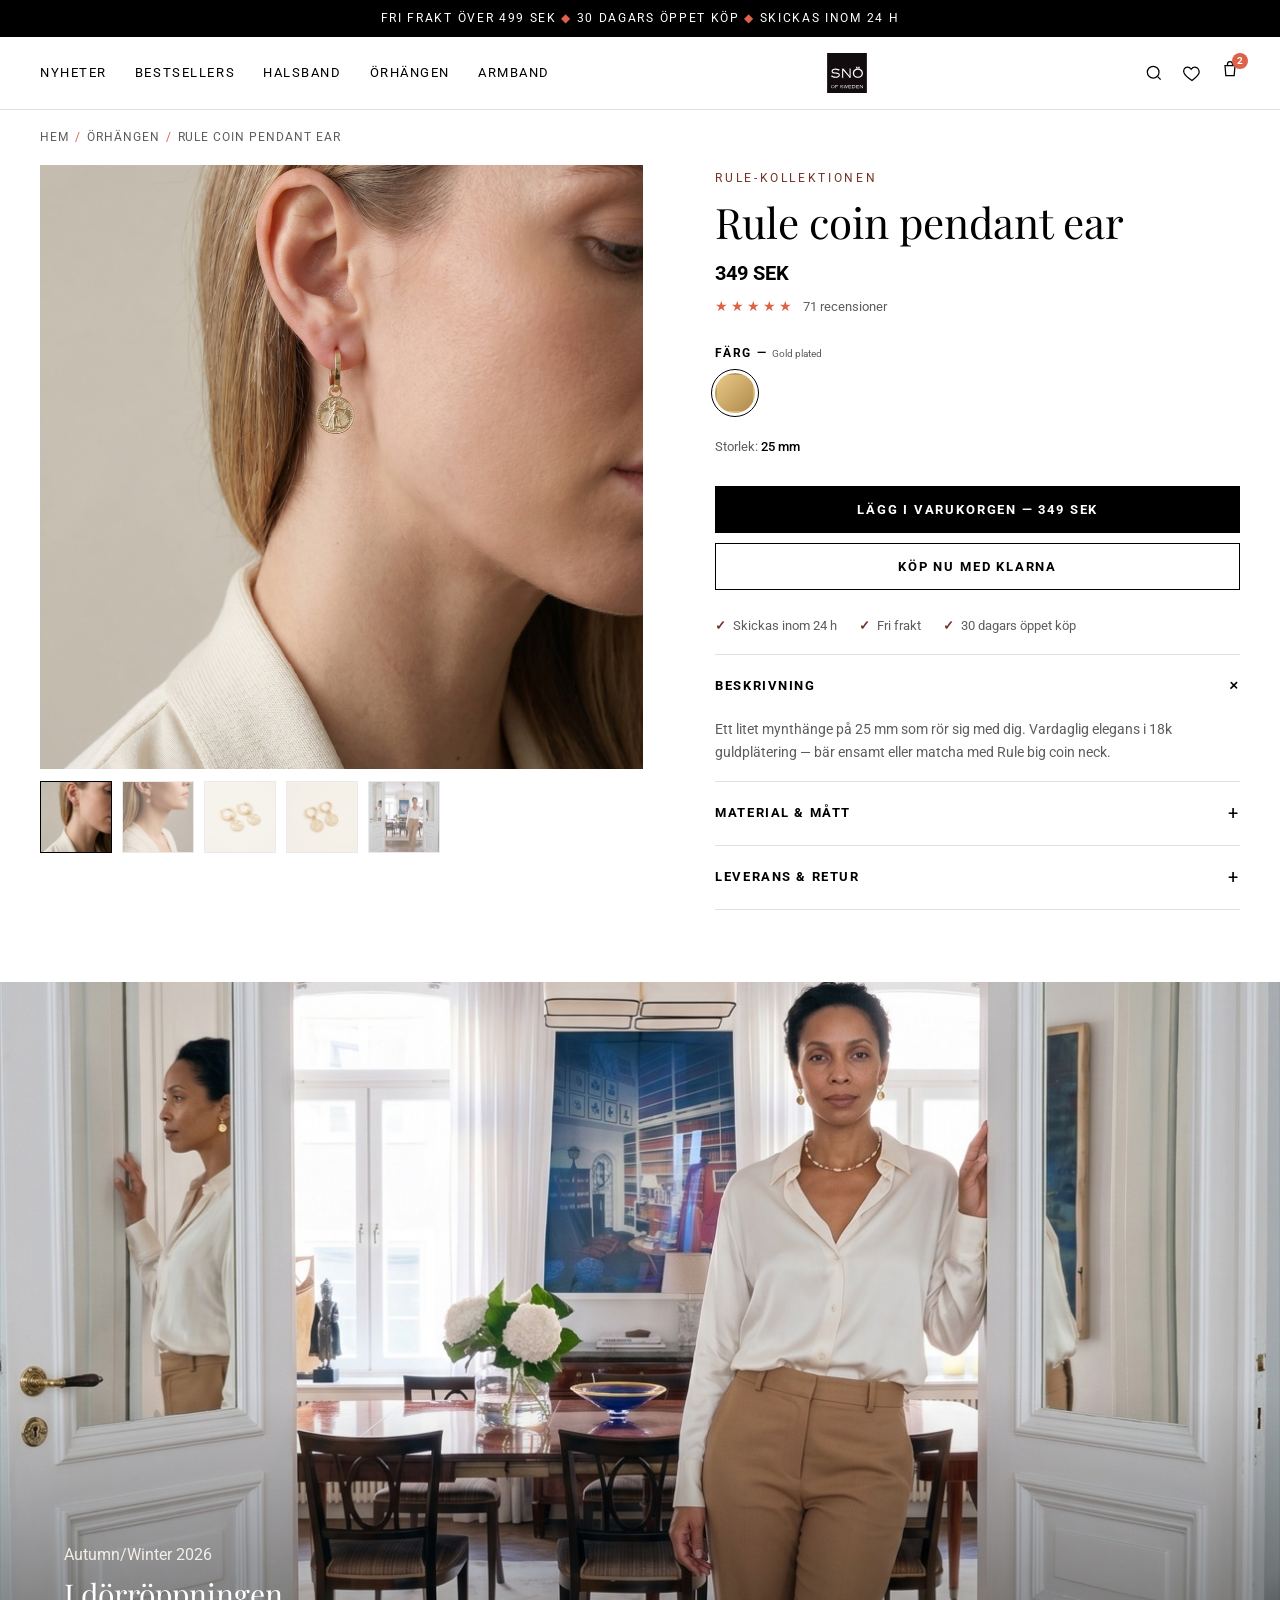
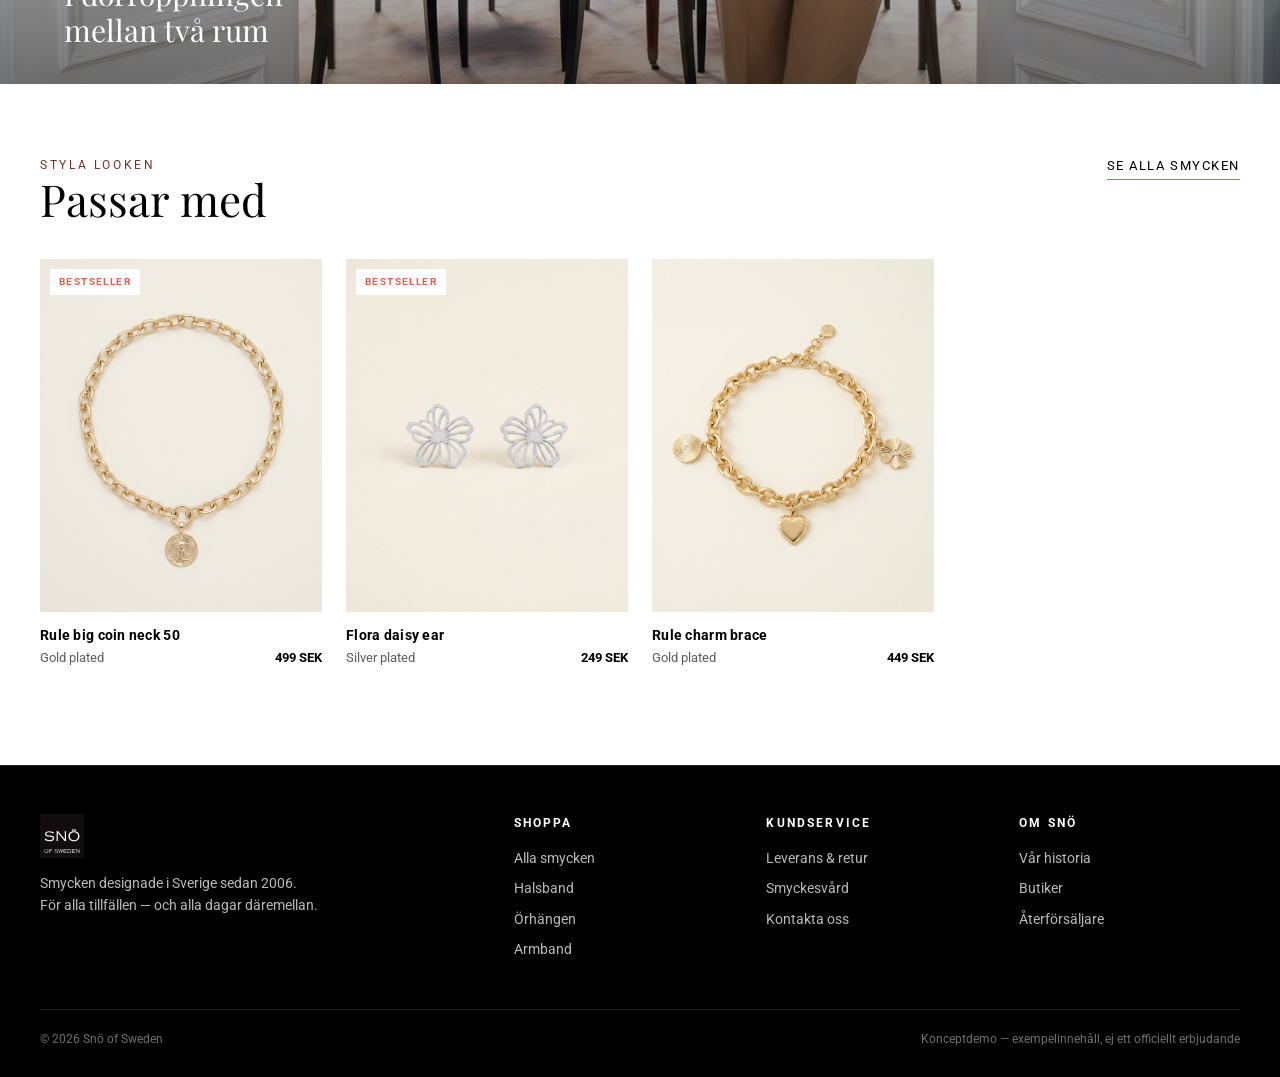
<file: rule-coin-pendant-ear.html>
<!DOCTYPE html>
<html lang="sv">
<head>
<meta charset="UTF-8">
<meta name="viewport" content="width=device-width, initial-scale=1.0">
<meta name="robots" content="noindex">
<title>Rule coin pendant ear — Snö of Sweden (konceptdemo)</title>
<link rel="icon" href="images/logo.svg">
<link rel="preconnect" href="https://fonts.googleapis.com">
<link rel="preconnect" href="https://fonts.gstatic.com" crossorigin>
<link href="https://fonts.googleapis.com/css2?family=Playfair+Display:ital,wght@0,400;0,500;1,400&family=Roboto:wght@400;500&display=swap" rel="stylesheet">
<link rel="stylesheet" href="style.css">
</head>
<body>

<div class="announce">Fri frakt över 499 SEK <em>◆</em> 30 dagars öppet köp <em>◆</em> Skickas inom 24 h</div>

<header class="nav">
  <div class="container nav-inner">
    <button class="nav-burger" aria-label="Meny">
      <svg fill="none" stroke-width="1.5" viewBox="0 0 24 24"><path d="M4 7h16M4 12h16M4 17h16"/></svg>
    </button>
    <nav class="nav-links">
      <a href="shop.html">Nyheter</a>
      <a href="shop.html">Bestsellers</a>
      <a href="shop.html?cat=Halsband">Halsband</a>
      <a href="shop.html?cat=Örhängen">Örhängen</a>
      <a href="shop.html?cat=Armband">Armband</a>
    </nav>
    <a class="nav-logo" href="index.html" aria-label="Snö of Sweden">
      <img src="images/logo.svg" alt="Snö of Sweden">
    </a>
    <div class="nav-icons">
      <svg fill="none" stroke-width="1.5" viewBox="0 0 24 24"><circle cx="11" cy="11" r="7"/><path d="m20 20-3.5-3.5"/></svg>
      <svg fill="none" stroke-width="1.5" viewBox="0 0 24 24"><path d="M12 21s-7.5-4.7-9.5-9C1 8.5 3 5 6.5 5c2 0 3.5 1 4.5 2.5C12 6 13.5 5 15.5 5 19 5 21 8.5 20.5 12c-2 4.3-8.5 9-8.5 9z"/></svg>
      <span class="cart-dot"><svg fill="none" stroke-width="1.5" viewBox="0 0 24 24"><path d="M6 8h12l-1 12H7L6 8z"/><path d="M9 8V6a3 3 0 0 1 6 0v2"/></svg></span>
    </div>
  </div>
</header>

<div class="container">
  <div class="crumbs"><a href="index.html">Hem</a><span>/</span><a href="shop.html?cat=Örhängen">Örhängen</a><span>/</span>Rule coin pendant ear</div>

  <div class="pdp-grid">
    <div class="pdp-gallery">
      <div class="pdp-main">
        <img id="mainImg" src="images/ecom/worn-rule-coin-pendant-ear-1.jpg" alt="Rule coin pendant ear">
      </div>
      <div class="pdp-thumbs">
        <button class="active" onclick="swap(this,'images/ecom/worn-rule-coin-pendant-ear-1.jpg')"><img src="images/ecom/worn-rule-coin-pendant-ear-1.jpg" alt="Bild 1"></button>
        <button class="" onclick="swap(this,'images/ecom/worn-rule-coin-pendant-ear-2.jpg')"><img src="images/ecom/worn-rule-coin-pendant-ear-2.jpg" alt="Bild 2"></button>
        <button class="" onclick="swap(this,'images/ecom/pack-rule-coin-pendant-ear-1.jpg')"><img src="images/ecom/pack-rule-coin-pendant-ear-1.jpg" alt="Bild 3"></button>
        <button class="" onclick="swap(this,'images/ecom/pack-rule-coin-pendant-ear-2.jpg')"><img src="images/ecom/pack-rule-coin-pendant-ear-2.jpg" alt="Bild 4"></button>
        <button class="" onclick="swap(this,'images/campaign/fb-tulum-doorway-2.jpg')"><img src="images/campaign/fb-tulum-doorway-2.jpg" alt="Bild 5"></button>
      </div>
    </div>

    <div class="pdp-info">
      <div class="pdp-kicker">Rule-kollektionen</div>
      <h1>Rule coin pendant ear</h1>
      <div class="pdp-price">349 SEK</div>
      <div class="pdp-rating"><span class="stars">★★★★★</span>71 recensioner</div>

      <div class="opt-label">Färg — <small>Gold plated</small></div>
      <div class="opt-row">
        <button class="swatch gold active" aria-label="Gold plated" onclick="pick(this,'.swatch')"></button>
      </div>

      <div class="pdp-size-note">Storlek: <b>25 mm</b></div>

      <div class="pdp-cta">
        <button class="btn btn-solid btn-block" onclick="addToCart()">Lägg i varukorgen — 349 SEK</button>
        <button class="btn btn-ghost btn-block">Köp nu med Klarna</button>
      </div>

      <div class="pdp-usps">
        <span>Skickas inom 24 h</span>
        <span>Fri frakt</span>
        <span>30 dagars öppet köp</span>
      </div>

      <details class="acc" open>
        <summary>Beskrivning</summary>
        <p>Ett litet mynthänge på 25 mm som rör sig med dig. Vardaglig elegans i 18k guldplätering — bär ensamt eller matcha med Rule big coin neck.</p>
      </details>
      <details class="acc">
        <summary>Material &amp; mått</summary>
        <ul>
          <li>18k guldplätering på mässing</li>
          <li>Längd 25 mm</li>
          <li>Mynt Ø 10 mm</li>
          <li>Stift i sterling silver</li>
        </ul>
      </details>
      <details class="acc">
        <summary>Leverans &amp; retur</summary>
        <p>Skickas inom 24 timmar med spårbar frakt. Fri frakt över 499 SEK. 30 dagars öppet köp — returnera enkelt via vår returportal.</p>
      </details>
    </div>
  </div>
</div>

<figure class="pdp-editorial">
  <img src="images/campaign/fb-tulum-doorway-2.jpg" alt="Rule coin pendant ear buren">
  <figcaption>
    <div class="kicker">Autumn/Winter 2026</div>
    <p>I dörröppningen mellan två rum</p>
  </figcaption>
</figure>

<section class="section" style="padding-top:64px">
  <div class="container">
    <div class="section-head reveal">
      <div>
        <div class="kicker">Styla looken</div>
        <h2>Passar med</h2>
      </div>
      <a class="head-link" href="shop.html">Se alla smycken</a>
    </div>
    <div class="prod-grid">
      <a class="prod-card reveal" href="rule-big-coin-neck-50.html" data-cat="Halsband">
        <div class="prod-media">
          <span class="prod-tag">Bestseller</span>
          <img class="main" src="images/ecom/pack-rule-big-coin-neck-50-1.jpg" alt="Rule big coin neck 50">
          <img class="alt" src="images/ecom/worn-rule-big-coin-neck-50-1.jpg" alt="" aria-hidden="true">
        </div>
        <div class="prod-name">Rule big coin neck 50</div>
        <div class="prod-meta"><span>Gold plated</span><span class="price">499 SEK</span></div>
      </a>
      <a class="prod-card reveal" href="flora-daisy-ear.html" data-cat="Örhängen">
        <div class="prod-media">
          <span class="prod-tag">Bestseller</span>
          <img class="main" src="images/ecom/pack-flora-daisy-ear-1.jpg" alt="Flora daisy ear">
          <img class="alt" src="images/ecom/worn-flora-daisy-ear-1.jpg" alt="" aria-hidden="true">
        </div>
        <div class="prod-name">Flora daisy ear</div>
        <div class="prod-meta"><span>Silver plated</span><span class="price">249 SEK</span></div>
      </a>
      <a class="prod-card reveal" href="rule-charm-brace-sclear.html" data-cat="Armband">
        <div class="prod-media">
          
          <img class="main" src="images/ecom/pack-rule-charm-brace-sclear-1.jpg" alt="Rule charm brace">
          <img class="alt" src="images/ecom/worn-rule-charm-brace-sclear-1.jpg" alt="" aria-hidden="true">
        </div>
        <div class="prod-name">Rule charm brace</div>
        <div class="prod-meta"><span>Gold plated</span><span class="price">449 SEK</span></div>
      </a>
    </div>
  </div>
</section>

<footer class="footer">
  <div class="container">
    <div class="footer-grid">
      <div class="footer-logo">
        <img src="images/logo.svg" alt="Snö of Sweden">
        <p>Smycken designade i Sverige sedan 2006.<br>För alla tillfällen — och alla dagar däremellan.</p>
      </div>
      <div>
        <h4>Shoppa</h4>
        <ul>
          <li><a href="shop.html">Alla smycken</a></li>
          <li><a href="shop.html?cat=Halsband">Halsband</a></li>
          <li><a href="shop.html?cat=Örhängen">Örhängen</a></li>
          <li><a href="shop.html?cat=Armband">Armband</a></li>
        </ul>
      </div>
      <div>
        <h4>Kundservice</h4>
        <ul>
          <li><a href="#">Leverans &amp; retur</a></li>
          <li><a href="#">Smyckesvård</a></li>
          <li><a href="#">Kontakta oss</a></li>
        </ul>
      </div>
      <div>
        <h4>Om Snö</h4>
        <ul>
          <li><a href="#">Vår historia</a></li>
          <li><a href="#">Butiker</a></li>
          <li><a href="#">Återförsäljare</a></li>
        </ul>
      </div>
    </div>
    <div class="footer-note">
      <span>© 2026 Snö of Sweden</span>
      <span>Konceptdemo — exempelinnehåll, ej ett officiellt erbjudande</span>
    </div>
  </div>
</footer>

<div class="buybar" id="buybar">
  <div>
    <div class="bb-name">Rule coin pendant ear</div>
    <div class="bb-price">349 SEK</div>
  </div>
  <button class="btn btn-solid" onclick="addToCart()">Lägg i varukorg</button>
</div>

<div class="toast" id="toast">Tillagd i varukorgen ✨</div>

<script>
function swap(btn, src) {
  document.getElementById('mainImg').src = src;
  document.querySelectorAll('.pdp-thumbs button').forEach(b => b.classList.remove('active'));
  btn.classList.add('active');
}
function pick(btn, sel) {
  btn.parentElement.querySelectorAll(sel).forEach(b => b.classList.remove('active'));
  btn.classList.add('active');
}
function addToCart() {
  const t = document.getElementById('toast');
  t.classList.add('show');
  setTimeout(() => t.classList.remove('show'), 2400);
}
const cta = document.querySelector('.pdp-cta');
const bar = document.getElementById('buybar');
new IntersectionObserver(([e]) => {
  bar.classList.toggle('show', !e.isIntersecting && e.boundingClientRect.top < 0);
}, { threshold: 0 }).observe(cta);
const io = new IntersectionObserver((entries) => {
  entries.forEach(e => { if (e.isIntersecting) { e.target.classList.add('in'); io.unobserve(e.target); } });
}, { threshold: 0.12 });
document.querySelectorAll('.reveal').forEach(el => io.observe(el));
setTimeout(() => document.querySelectorAll('.reveal').forEach(el => el.classList.add('in')), 1600);
</script>

</body>
</html>
</file>
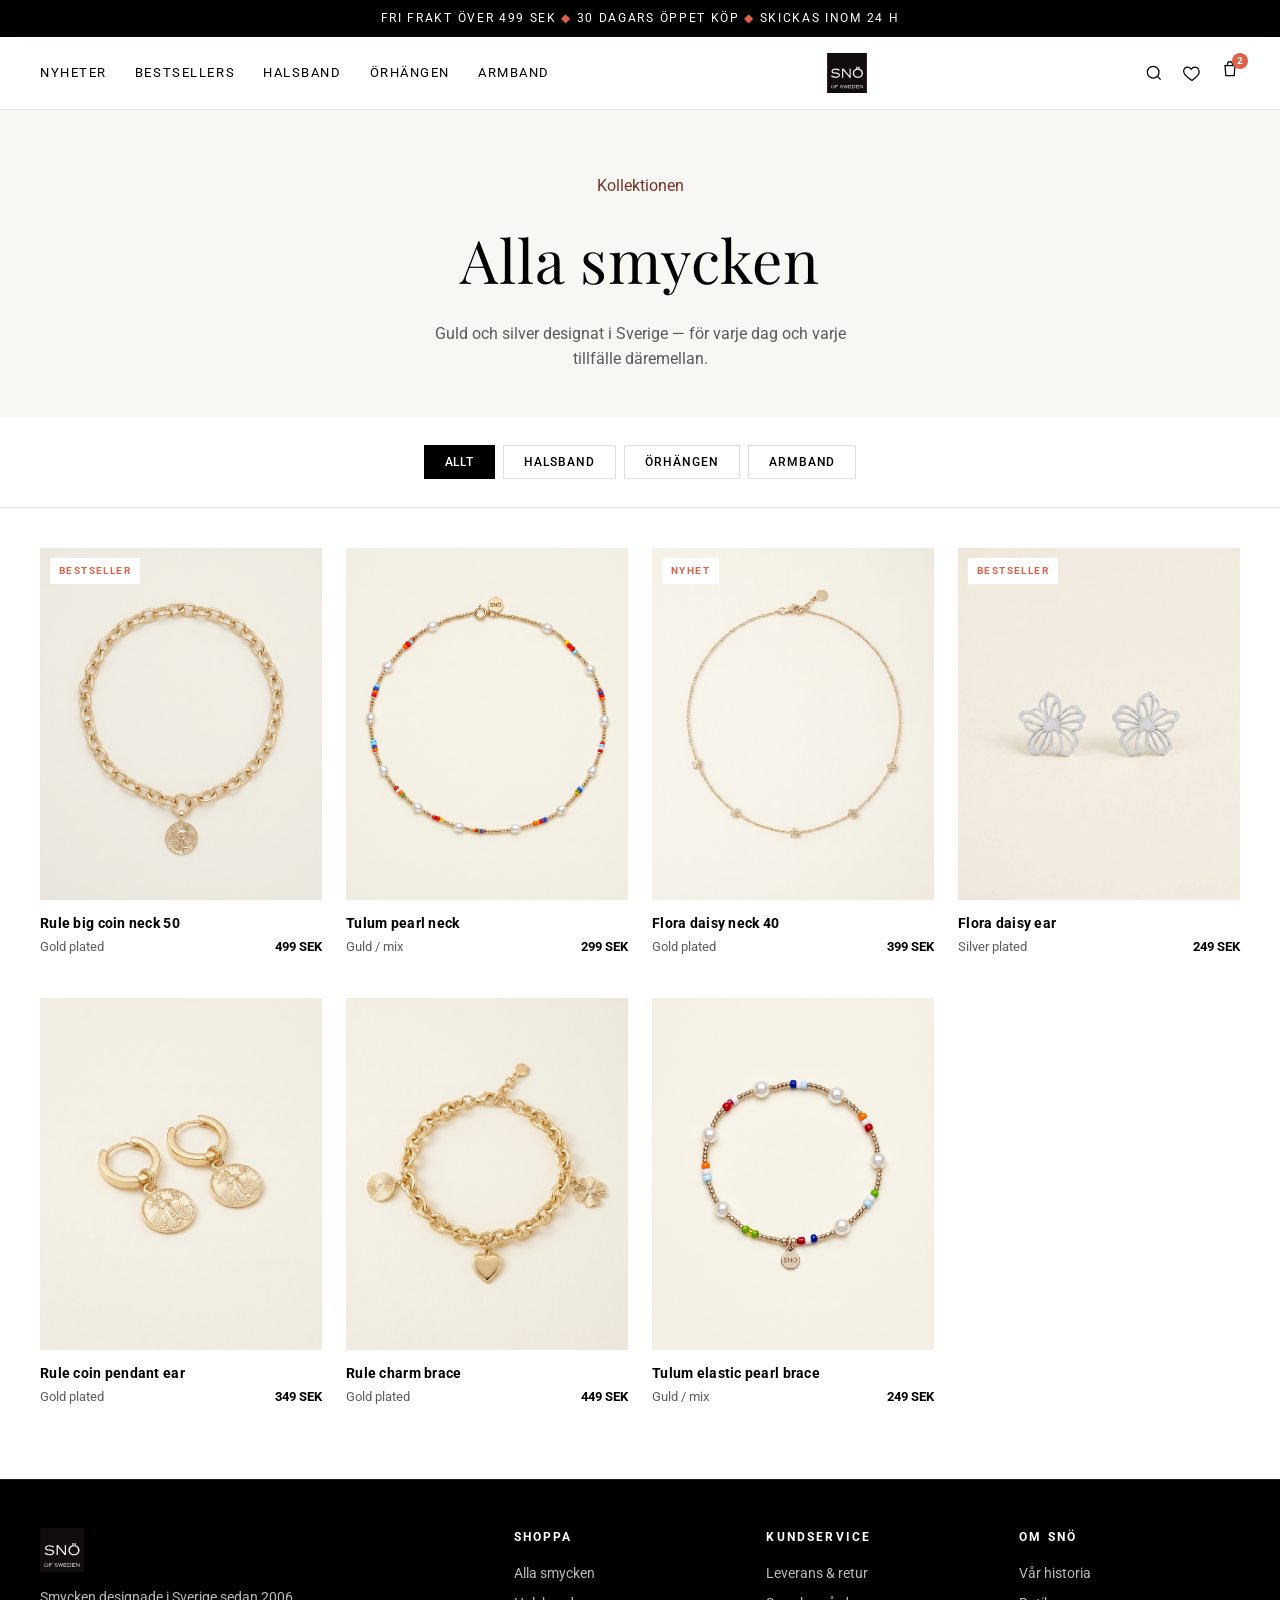
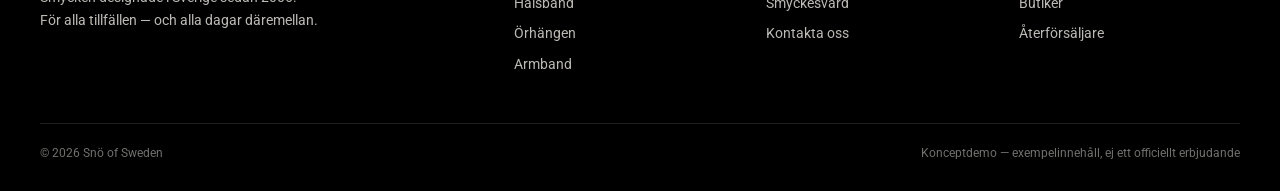
<file: shop.html>
<!DOCTYPE html>
<html lang="sv">
<head>
<meta charset="UTF-8">
<meta name="viewport" content="width=device-width, initial-scale=1.0">
<meta name="robots" content="noindex">
<title>Alla smycken — Snö of Sweden (konceptdemo)</title>
<link rel="icon" href="images/logo.svg">
<link rel="preconnect" href="https://fonts.googleapis.com">
<link rel="preconnect" href="https://fonts.gstatic.com" crossorigin>
<link href="https://fonts.googleapis.com/css2?family=Playfair+Display:ital,wght@0,400;0,500;1,400&family=Roboto:wght@400;500&display=swap" rel="stylesheet">
<link rel="stylesheet" href="style.css">
</head>
<body>

<div class="announce">Fri frakt över 499 SEK <em>◆</em> 30 dagars öppet köp <em>◆</em> Skickas inom 24 h</div>

<header class="nav">
  <div class="container nav-inner">
    <button class="nav-burger" aria-label="Meny">
      <svg fill="none" stroke-width="1.5" viewBox="0 0 24 24"><path d="M4 7h16M4 12h16M4 17h16"/></svg>
    </button>
    <nav class="nav-links">
      <a href="shop.html">Nyheter</a>
      <a href="shop.html">Bestsellers</a>
      <a href="shop.html?cat=Halsband">Halsband</a>
      <a href="shop.html?cat=Örhängen">Örhängen</a>
      <a href="shop.html?cat=Armband">Armband</a>
    </nav>
    <a class="nav-logo" href="index.html" aria-label="Snö of Sweden">
      <img src="images/logo.svg" alt="Snö of Sweden">
    </a>
    <div class="nav-icons">
      <svg fill="none" stroke-width="1.5" viewBox="0 0 24 24"><circle cx="11" cy="11" r="7"/><path d="m20 20-3.5-3.5"/></svg>
      <svg fill="none" stroke-width="1.5" viewBox="0 0 24 24"><path d="M12 21s-7.5-4.7-9.5-9C1 8.5 3 5 6.5 5c2 0 3.5 1 4.5 2.5C12 6 13.5 5 15.5 5 19 5 21 8.5 20.5 12c-2 4.3-8.5 9-8.5 9z"/></svg>
      <span class="cart-dot"><svg fill="none" stroke-width="1.5" viewBox="0 0 24 24"><path d="M6 8h12l-1 12H7L6 8z"/><path d="M9 8V6a3 3 0 0 1 6 0v2"/></svg></span>
    </div>
  </div>
</header>

<section class="shop-hero">
  <div class="container">
    <div class="kicker">Kollektionen</div>
    <h1>Alla smycken</h1>
    <p>Guld och silver designat i Sverige — för varje dag och varje tillfälle däremellan.</p>
  </div>
</section>

<div class="shop-filters" id="filters">
  <button class="active" data-f="all">Allt</button>
  <button data-f="Halsband">Halsband</button>
  <button data-f="Örhängen">Örhängen</button>
  <button data-f="Armband">Armband</button>
</div>

<div class="container">
  <div class="shop-grid" id="grid">
      <a class="prod-card reveal" href="rule-big-coin-neck-50.html" data-cat="Halsband">
        <div class="prod-media">
          <span class="prod-tag">Bestseller</span>
          <img class="main" src="images/ecom/pack-rule-big-coin-neck-50-1.jpg" alt="Rule big coin neck 50">
          <img class="alt" src="images/ecom/worn-rule-big-coin-neck-50-1.jpg" alt="" aria-hidden="true">
        </div>
        <div class="prod-name">Rule big coin neck 50</div>
        <div class="prod-meta"><span>Gold plated</span><span class="price">499 SEK</span></div>
      </a>
      <a class="prod-card reveal" href="tulum-pearl-neck-40-45.html" data-cat="Halsband">
        <div class="prod-media">
          
          <img class="main" src="images/ecom/pack-tulum-pearl-neck-40-45-1.jpg" alt="Tulum pearl neck">
          <img class="alt" src="images/ecom/worn-tulum-pearl-neck-40-45-1.jpg" alt="" aria-hidden="true">
        </div>
        <div class="prod-name">Tulum pearl neck</div>
        <div class="prod-meta"><span>Guld / mix</span><span class="price">299 SEK</span></div>
      </a>
      <a class="prod-card reveal" href="flora-daisy-neck-40.html" data-cat="Halsband">
        <div class="prod-media">
          <span class="prod-tag">Nyhet</span>
          <img class="main" src="images/ecom/pack-flora-daisy-neck-40-1.jpg" alt="Flora daisy neck 40">
          <img class="alt" src="images/ecom/worn-flora-daisy-neck-40-1.jpg" alt="" aria-hidden="true">
        </div>
        <div class="prod-name">Flora daisy neck 40</div>
        <div class="prod-meta"><span>Gold plated</span><span class="price">399 SEK</span></div>
      </a>
      <a class="prod-card reveal" href="flora-daisy-ear.html" data-cat="Örhängen">
        <div class="prod-media">
          <span class="prod-tag">Bestseller</span>
          <img class="main" src="images/ecom/pack-flora-daisy-ear-1.jpg" alt="Flora daisy ear">
          <img class="alt" src="images/ecom/worn-flora-daisy-ear-1.jpg" alt="" aria-hidden="true">
        </div>
        <div class="prod-name">Flora daisy ear</div>
        <div class="prod-meta"><span>Silver plated</span><span class="price">249 SEK</span></div>
      </a>
      <a class="prod-card reveal" href="rule-coin-pendant-ear.html" data-cat="Örhängen">
        <div class="prod-media">
          
          <img class="main" src="images/ecom/pack-rule-coin-pendant-ear-1.jpg" alt="Rule coin pendant ear">
          <img class="alt" src="images/ecom/worn-rule-coin-pendant-ear-1.jpg" alt="" aria-hidden="true">
        </div>
        <div class="prod-name">Rule coin pendant ear</div>
        <div class="prod-meta"><span>Gold plated</span><span class="price">349 SEK</span></div>
      </a>
      <a class="prod-card reveal" href="rule-charm-brace-sclear.html" data-cat="Armband">
        <div class="prod-media">
          
          <img class="main" src="images/ecom/pack-rule-charm-brace-sclear-1.jpg" alt="Rule charm brace">
          <img class="alt" src="images/ecom/worn-rule-charm-brace-sclear-1.jpg" alt="" aria-hidden="true">
        </div>
        <div class="prod-name">Rule charm brace</div>
        <div class="prod-meta"><span>Gold plated</span><span class="price">449 SEK</span></div>
      </a>
      <a class="prod-card reveal" href="tulum-elastic-pearl-brace.html" data-cat="Armband">
        <div class="prod-media">
          
          <img class="main" src="images/ecom/pack-tulum-elastic-pearl-brace-1.jpg" alt="Tulum elastic pearl brace">
          <img class="alt" src="images/ecom/worn-tulum-elastic-pearl-brace-1.jpg" alt="" aria-hidden="true">
        </div>
        <div class="prod-name">Tulum elastic pearl brace</div>
        <div class="prod-meta"><span>Guld / mix</span><span class="price">249 SEK</span></div>
      </a>
  </div>
</div>

<footer class="footer">
  <div class="container">
    <div class="footer-grid">
      <div class="footer-logo">
        <img src="images/logo.svg" alt="Snö of Sweden">
        <p>Smycken designade i Sverige sedan 2006.<br>För alla tillfällen — och alla dagar däremellan.</p>
      </div>
      <div>
        <h4>Shoppa</h4>
        <ul>
          <li><a href="shop.html">Alla smycken</a></li>
          <li><a href="shop.html?cat=Halsband">Halsband</a></li>
          <li><a href="shop.html?cat=Örhängen">Örhängen</a></li>
          <li><a href="shop.html?cat=Armband">Armband</a></li>
        </ul>
      </div>
      <div>
        <h4>Kundservice</h4>
        <ul>
          <li><a href="#">Leverans &amp; retur</a></li>
          <li><a href="#">Smyckesvård</a></li>
          <li><a href="#">Kontakta oss</a></li>
        </ul>
      </div>
      <div>
        <h4>Om Snö</h4>
        <ul>
          <li><a href="#">Vår historia</a></li>
          <li><a href="#">Butiker</a></li>
          <li><a href="#">Återförsäljare</a></li>
        </ul>
      </div>
    </div>
    <div class="footer-note">
      <span>© 2026 Snö of Sweden</span>
      <span>Konceptdemo — exempelinnehåll, ej ett officiellt erbjudande</span>
    </div>
  </div>
</footer>

<div class="toast" id="toast">Tillagd i varukorgen ✨</div>

<script>
const params = new URLSearchParams(location.search);
const cards = [...document.querySelectorAll('#grid .prod-card')];
const btns = [...document.querySelectorAll('#filters button')];
function filter(f) {
  cards.forEach(c => c.classList.toggle('hide', f !== 'all' && c.dataset.cat !== f));
  btns.forEach(b => b.classList.toggle('active', b.dataset.f === f));
}
btns.forEach(b => b.onclick = () => filter(b.dataset.f));
filter(params.get('cat') || 'all');
const io = new IntersectionObserver((entries) => {
  entries.forEach(e => { if (e.isIntersecting) { e.target.classList.add('in'); io.unobserve(e.target); } });
}, { threshold: 0.1 });
cards.forEach(el => io.observe(el));
setTimeout(() => cards.forEach(el => el.classList.add('in')), 1600);
</script>

</body>
</html>
</file>
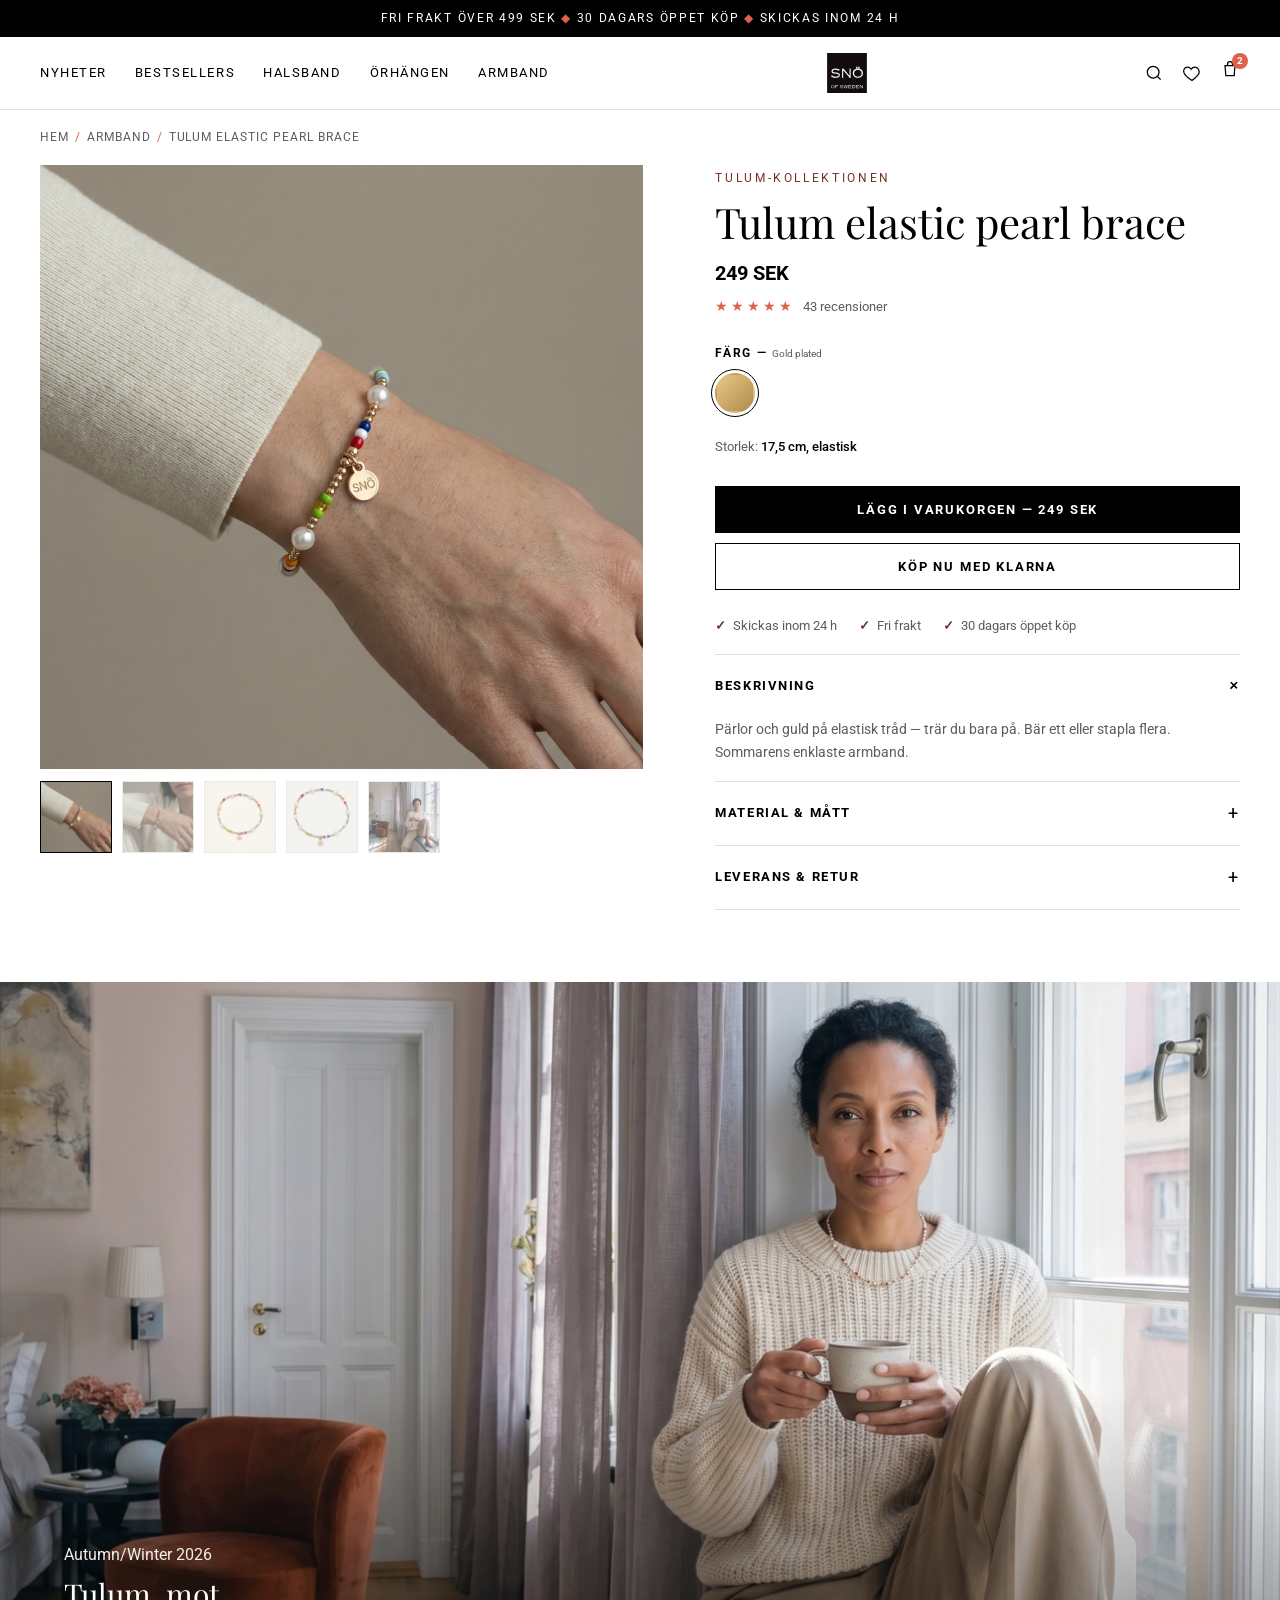
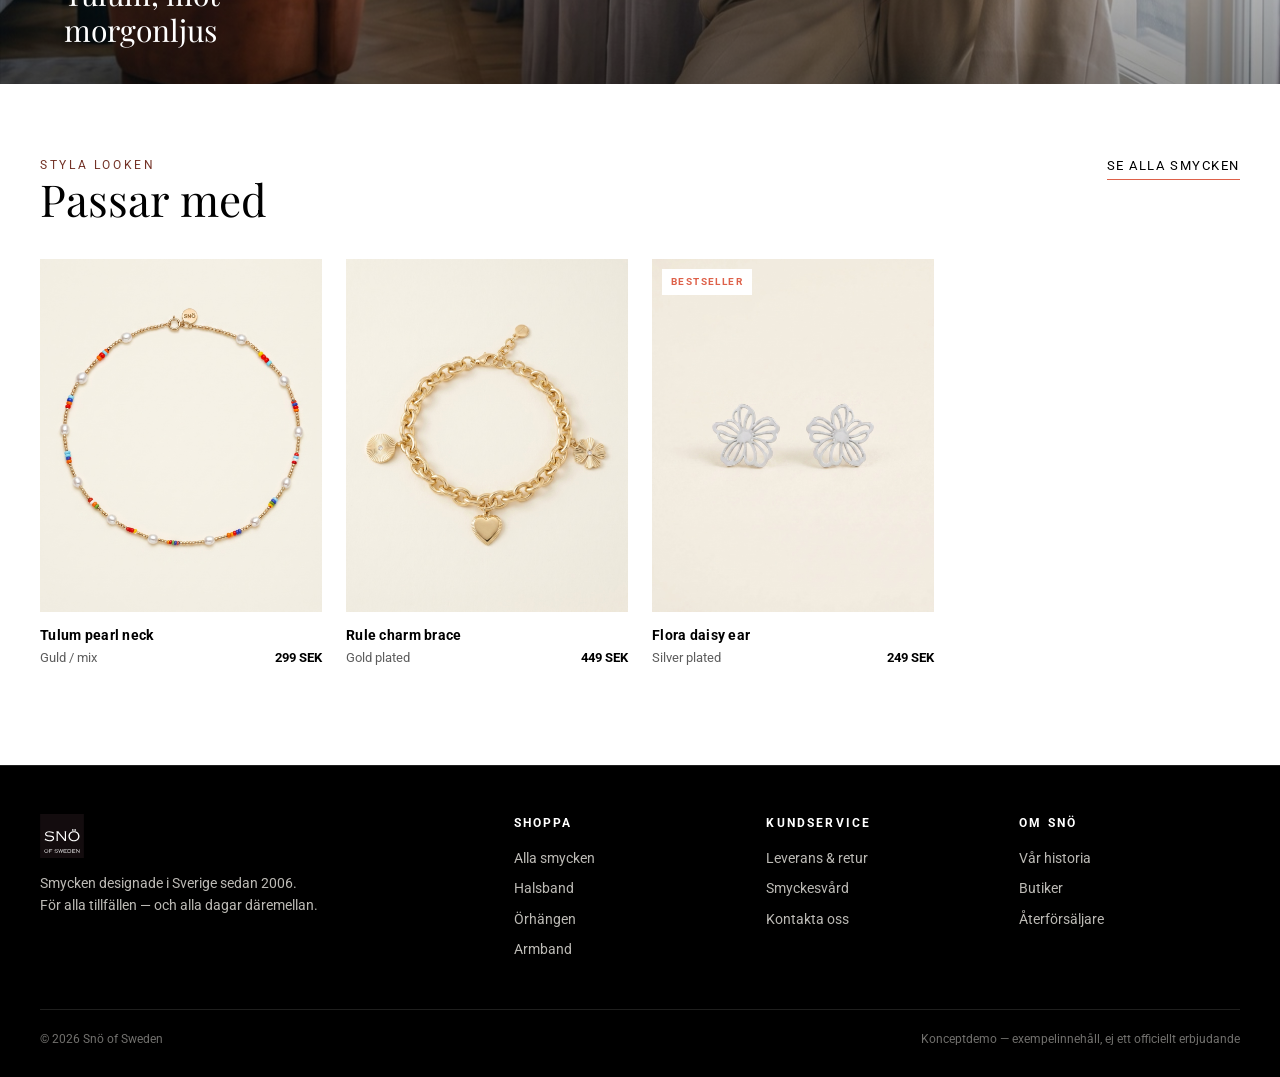
<file: tulum-elastic-pearl-brace.html>
<!DOCTYPE html>
<html lang="sv">
<head>
<meta charset="UTF-8">
<meta name="viewport" content="width=device-width, initial-scale=1.0">
<meta name="robots" content="noindex">
<title>Tulum elastic pearl brace — Snö of Sweden (konceptdemo)</title>
<link rel="icon" href="images/logo.svg">
<link rel="preconnect" href="https://fonts.googleapis.com">
<link rel="preconnect" href="https://fonts.gstatic.com" crossorigin>
<link href="https://fonts.googleapis.com/css2?family=Playfair+Display:ital,wght@0,400;0,500;1,400&family=Roboto:wght@400;500&display=swap" rel="stylesheet">
<link rel="stylesheet" href="style.css">
</head>
<body>

<div class="announce">Fri frakt över 499 SEK <em>◆</em> 30 dagars öppet köp <em>◆</em> Skickas inom 24 h</div>

<header class="nav">
  <div class="container nav-inner">
    <button class="nav-burger" aria-label="Meny">
      <svg fill="none" stroke-width="1.5" viewBox="0 0 24 24"><path d="M4 7h16M4 12h16M4 17h16"/></svg>
    </button>
    <nav class="nav-links">
      <a href="shop.html">Nyheter</a>
      <a href="shop.html">Bestsellers</a>
      <a href="shop.html?cat=Halsband">Halsband</a>
      <a href="shop.html?cat=Örhängen">Örhängen</a>
      <a href="shop.html?cat=Armband">Armband</a>
    </nav>
    <a class="nav-logo" href="index.html" aria-label="Snö of Sweden">
      <img src="images/logo.svg" alt="Snö of Sweden">
    </a>
    <div class="nav-icons">
      <svg fill="none" stroke-width="1.5" viewBox="0 0 24 24"><circle cx="11" cy="11" r="7"/><path d="m20 20-3.5-3.5"/></svg>
      <svg fill="none" stroke-width="1.5" viewBox="0 0 24 24"><path d="M12 21s-7.5-4.7-9.5-9C1 8.5 3 5 6.5 5c2 0 3.5 1 4.5 2.5C12 6 13.5 5 15.5 5 19 5 21 8.5 20.5 12c-2 4.3-8.5 9-8.5 9z"/></svg>
      <span class="cart-dot"><svg fill="none" stroke-width="1.5" viewBox="0 0 24 24"><path d="M6 8h12l-1 12H7L6 8z"/><path d="M9 8V6a3 3 0 0 1 6 0v2"/></svg></span>
    </div>
  </div>
</header>

<div class="container">
  <div class="crumbs"><a href="index.html">Hem</a><span>/</span><a href="shop.html?cat=Armband">Armband</a><span>/</span>Tulum elastic pearl brace</div>

  <div class="pdp-grid">
    <div class="pdp-gallery">
      <div class="pdp-main">
        <img id="mainImg" src="images/ecom/worn-tulum-elastic-pearl-brace-1.jpg" alt="Tulum elastic pearl brace">
      </div>
      <div class="pdp-thumbs">
        <button class="active" onclick="swap(this,'images/ecom/worn-tulum-elastic-pearl-brace-1.jpg')"><img src="images/ecom/worn-tulum-elastic-pearl-brace-1.jpg" alt="Bild 1"></button>
        <button class="" onclick="swap(this,'images/ecom/worn-tulum-elastic-pearl-brace-2.jpg')"><img src="images/ecom/worn-tulum-elastic-pearl-brace-2.jpg" alt="Bild 2"></button>
        <button class="" onclick="swap(this,'images/ecom/pack-tulum-elastic-pearl-brace-1.jpg')"><img src="images/ecom/pack-tulum-elastic-pearl-brace-1.jpg" alt="Bild 3"></button>
        <button class="" onclick="swap(this,'images/ecom/pack-tulum-elastic-pearl-brace-2.jpg')"><img src="images/ecom/pack-tulum-elastic-pearl-brace-2.jpg" alt="Bild 4"></button>
        <button class="" onclick="swap(this,'images/campaign/ls-tulum-window-2.jpg')"><img src="images/campaign/ls-tulum-window-2.jpg" alt="Bild 5"></button>
      </div>
    </div>

    <div class="pdp-info">
      <div class="pdp-kicker">Tulum-kollektionen</div>
      <h1>Tulum elastic pearl brace</h1>
      <div class="pdp-price">249 SEK</div>
      <div class="pdp-rating"><span class="stars">★★★★★</span>43 recensioner</div>

      <div class="opt-label">Färg — <small>Gold plated</small></div>
      <div class="opt-row">
        <button class="swatch gold active" aria-label="Gold plated" onclick="pick(this,'.swatch')"></button>
      </div>

      <div class="pdp-size-note">Storlek: <b>17,5 cm, elastisk</b></div>

      <div class="pdp-cta">
        <button class="btn btn-solid btn-block" onclick="addToCart()">Lägg i varukorgen — 249 SEK</button>
        <button class="btn btn-ghost btn-block">Köp nu med Klarna</button>
      </div>

      <div class="pdp-usps">
        <span>Skickas inom 24 h</span>
        <span>Fri frakt</span>
        <span>30 dagars öppet köp</span>
      </div>

      <details class="acc" open>
        <summary>Beskrivning</summary>
        <p>Pärlor och guld på elastisk tråd — trär du bara på. Bär ett eller stapla flera. Sommarens enklaste armband.</p>
      </details>
      <details class="acc">
        <summary>Material &amp; mått</summary>
        <ul>
          <li>14k guldplätering på mässing</li>
          <li>Längd 17,5 cm (elastisk)</li>
          <li>Pärlor 6 mm</li>
          <li>Sötvattenspärlor + glaspärlor</li>
        </ul>
      </details>
      <details class="acc">
        <summary>Leverans &amp; retur</summary>
        <p>Skickas inom 24 timmar med spårbar frakt. Fri frakt över 499 SEK. 30 dagars öppet köp — returnera enkelt via vår returportal.</p>
      </details>
    </div>
  </div>
</div>

<figure class="pdp-editorial">
  <img src="images/campaign/ls-tulum-window-2.jpg" alt="Tulum elastic pearl brace buren">
  <figcaption>
    <div class="kicker">Autumn/Winter 2026</div>
    <p>Tulum, mot morgonljus</p>
  </figcaption>
</figure>

<section class="section" style="padding-top:64px">
  <div class="container">
    <div class="section-head reveal">
      <div>
        <div class="kicker">Styla looken</div>
        <h2>Passar med</h2>
      </div>
      <a class="head-link" href="shop.html">Se alla smycken</a>
    </div>
    <div class="prod-grid">
      <a class="prod-card reveal" href="tulum-pearl-neck-40-45.html" data-cat="Halsband">
        <div class="prod-media">
          
          <img class="main" src="images/ecom/pack-tulum-pearl-neck-40-45-1.jpg" alt="Tulum pearl neck">
          <img class="alt" src="images/ecom/worn-tulum-pearl-neck-40-45-1.jpg" alt="" aria-hidden="true">
        </div>
        <div class="prod-name">Tulum pearl neck</div>
        <div class="prod-meta"><span>Guld / mix</span><span class="price">299 SEK</span></div>
      </a>
      <a class="prod-card reveal" href="rule-charm-brace-sclear.html" data-cat="Armband">
        <div class="prod-media">
          
          <img class="main" src="images/ecom/pack-rule-charm-brace-sclear-1.jpg" alt="Rule charm brace">
          <img class="alt" src="images/ecom/worn-rule-charm-brace-sclear-1.jpg" alt="" aria-hidden="true">
        </div>
        <div class="prod-name">Rule charm brace</div>
        <div class="prod-meta"><span>Gold plated</span><span class="price">449 SEK</span></div>
      </a>
      <a class="prod-card reveal" href="flora-daisy-ear.html" data-cat="Örhängen">
        <div class="prod-media">
          <span class="prod-tag">Bestseller</span>
          <img class="main" src="images/ecom/pack-flora-daisy-ear-1.jpg" alt="Flora daisy ear">
          <img class="alt" src="images/ecom/worn-flora-daisy-ear-1.jpg" alt="" aria-hidden="true">
        </div>
        <div class="prod-name">Flora daisy ear</div>
        <div class="prod-meta"><span>Silver plated</span><span class="price">249 SEK</span></div>
      </a>
    </div>
  </div>
</section>

<footer class="footer">
  <div class="container">
    <div class="footer-grid">
      <div class="footer-logo">
        <img src="images/logo.svg" alt="Snö of Sweden">
        <p>Smycken designade i Sverige sedan 2006.<br>För alla tillfällen — och alla dagar däremellan.</p>
      </div>
      <div>
        <h4>Shoppa</h4>
        <ul>
          <li><a href="shop.html">Alla smycken</a></li>
          <li><a href="shop.html?cat=Halsband">Halsband</a></li>
          <li><a href="shop.html?cat=Örhängen">Örhängen</a></li>
          <li><a href="shop.html?cat=Armband">Armband</a></li>
        </ul>
      </div>
      <div>
        <h4>Kundservice</h4>
        <ul>
          <li><a href="#">Leverans &amp; retur</a></li>
          <li><a href="#">Smyckesvård</a></li>
          <li><a href="#">Kontakta oss</a></li>
        </ul>
      </div>
      <div>
        <h4>Om Snö</h4>
        <ul>
          <li><a href="#">Vår historia</a></li>
          <li><a href="#">Butiker</a></li>
          <li><a href="#">Återförsäljare</a></li>
        </ul>
      </div>
    </div>
    <div class="footer-note">
      <span>© 2026 Snö of Sweden</span>
      <span>Konceptdemo — exempelinnehåll, ej ett officiellt erbjudande</span>
    </div>
  </div>
</footer>

<div class="buybar" id="buybar">
  <div>
    <div class="bb-name">Tulum elastic pearl brace</div>
    <div class="bb-price">249 SEK</div>
  </div>
  <button class="btn btn-solid" onclick="addToCart()">Lägg i varukorg</button>
</div>

<div class="toast" id="toast">Tillagd i varukorgen ✨</div>

<script>
function swap(btn, src) {
  document.getElementById('mainImg').src = src;
  document.querySelectorAll('.pdp-thumbs button').forEach(b => b.classList.remove('active'));
  btn.classList.add('active');
}
function pick(btn, sel) {
  btn.parentElement.querySelectorAll(sel).forEach(b => b.classList.remove('active'));
  btn.classList.add('active');
}
function addToCart() {
  const t = document.getElementById('toast');
  t.classList.add('show');
  setTimeout(() => t.classList.remove('show'), 2400);
}
const cta = document.querySelector('.pdp-cta');
const bar = document.getElementById('buybar');
new IntersectionObserver(([e]) => {
  bar.classList.toggle('show', !e.isIntersecting && e.boundingClientRect.top < 0);
}, { threshold: 0 }).observe(cta);
const io = new IntersectionObserver((entries) => {
  entries.forEach(e => { if (e.isIntersecting) { e.target.classList.add('in'); io.unobserve(e.target); } });
}, { threshold: 0.12 });
document.querySelectorAll('.reveal').forEach(el => io.observe(el));
setTimeout(() => document.querySelectorAll('.reveal').forEach(el => el.classList.add('in')), 1600);
</script>

</body>
</html>
</file>
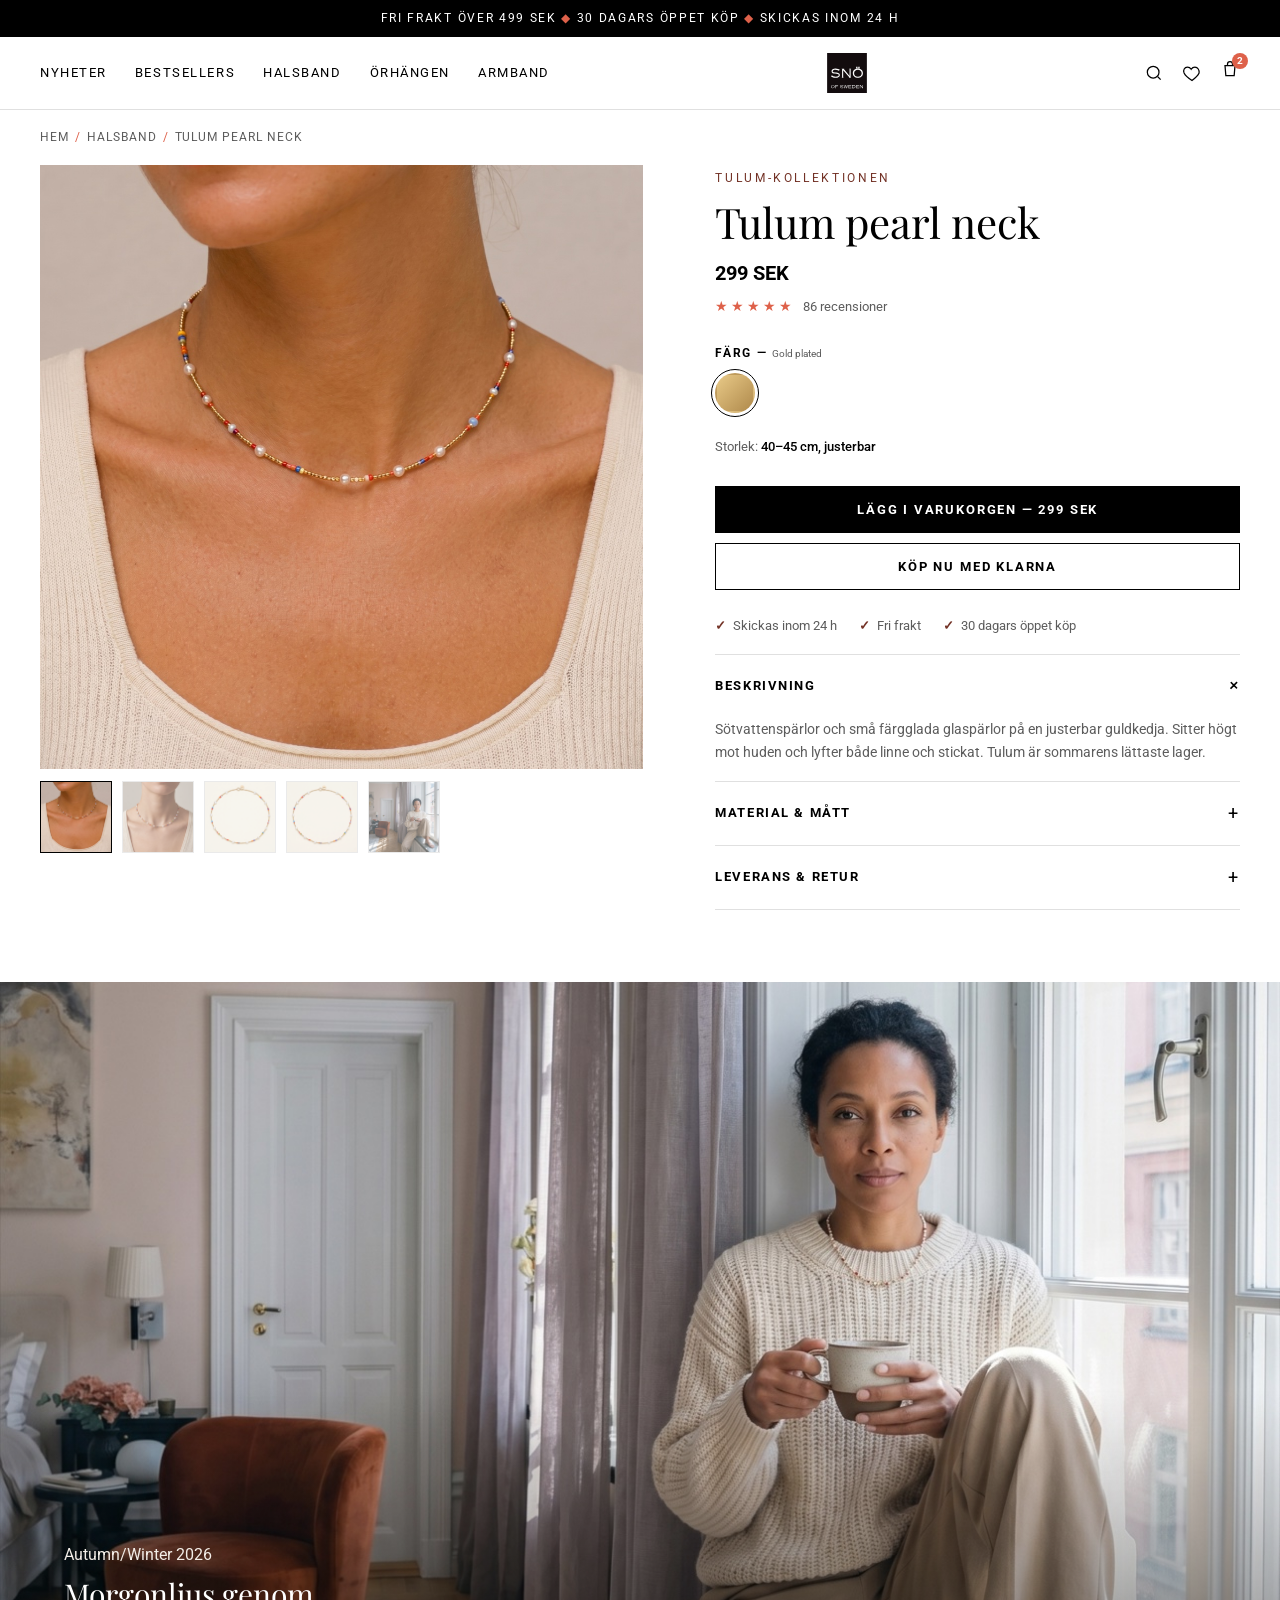
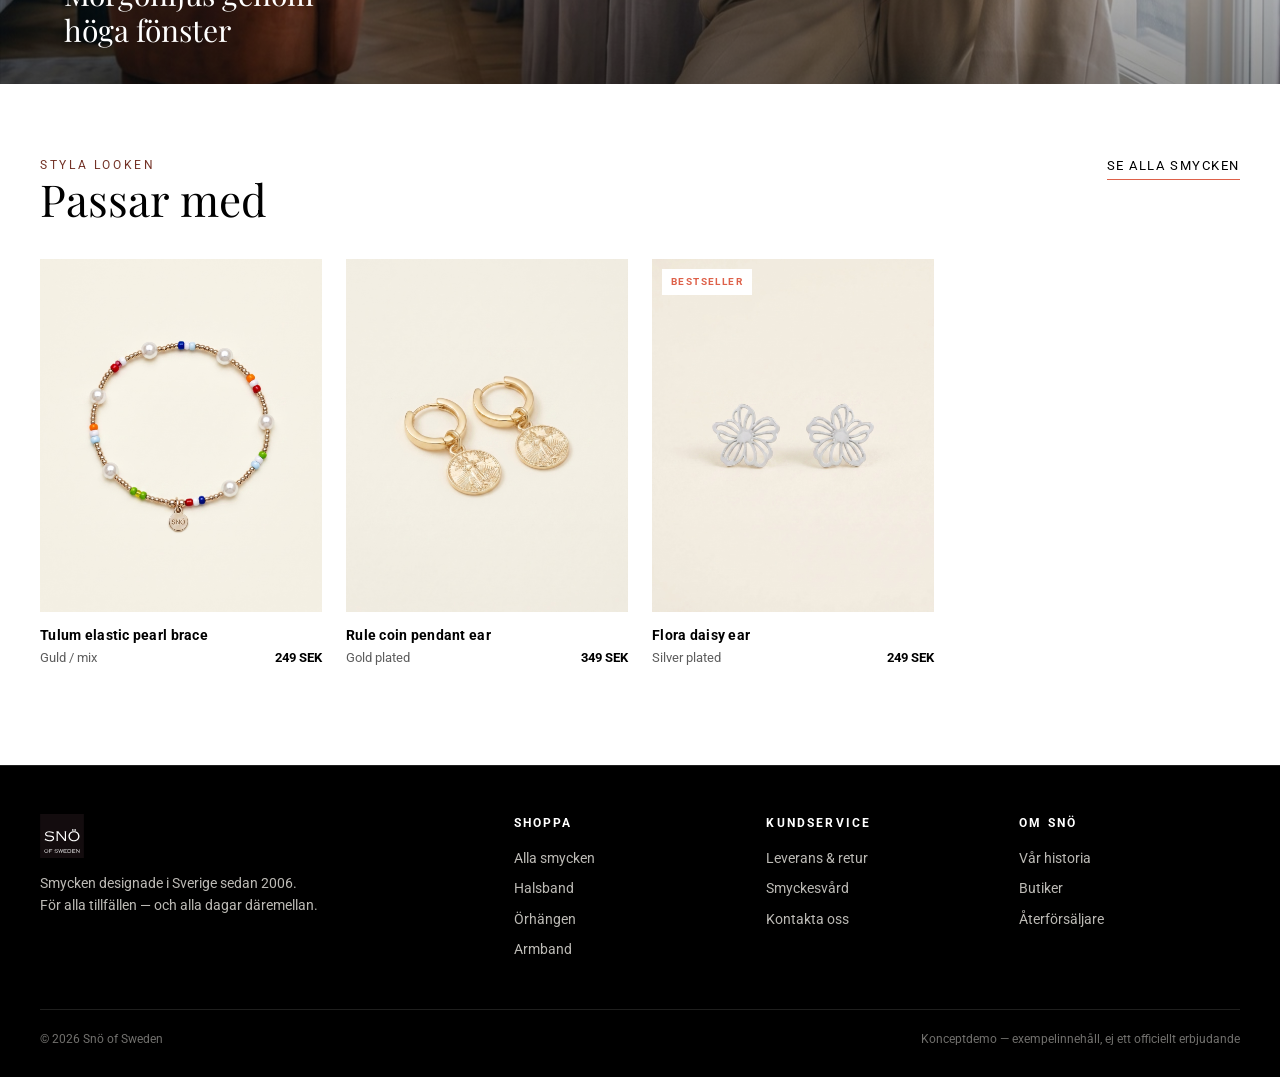
<file: tulum-pearl-neck-40-45.html>
<!DOCTYPE html>
<html lang="sv">
<head>
<meta charset="UTF-8">
<meta name="viewport" content="width=device-width, initial-scale=1.0">
<meta name="robots" content="noindex">
<title>Tulum pearl neck — Snö of Sweden (konceptdemo)</title>
<link rel="icon" href="images/logo.svg">
<link rel="preconnect" href="https://fonts.googleapis.com">
<link rel="preconnect" href="https://fonts.gstatic.com" crossorigin>
<link href="https://fonts.googleapis.com/css2?family=Playfair+Display:ital,wght@0,400;0,500;1,400&family=Roboto:wght@400;500&display=swap" rel="stylesheet">
<link rel="stylesheet" href="style.css">
</head>
<body>

<div class="announce">Fri frakt över 499 SEK <em>◆</em> 30 dagars öppet köp <em>◆</em> Skickas inom 24 h</div>

<header class="nav">
  <div class="container nav-inner">
    <button class="nav-burger" aria-label="Meny">
      <svg fill="none" stroke-width="1.5" viewBox="0 0 24 24"><path d="M4 7h16M4 12h16M4 17h16"/></svg>
    </button>
    <nav class="nav-links">
      <a href="shop.html">Nyheter</a>
      <a href="shop.html">Bestsellers</a>
      <a href="shop.html?cat=Halsband">Halsband</a>
      <a href="shop.html?cat=Örhängen">Örhängen</a>
      <a href="shop.html?cat=Armband">Armband</a>
    </nav>
    <a class="nav-logo" href="index.html" aria-label="Snö of Sweden">
      <img src="images/logo.svg" alt="Snö of Sweden">
    </a>
    <div class="nav-icons">
      <svg fill="none" stroke-width="1.5" viewBox="0 0 24 24"><circle cx="11" cy="11" r="7"/><path d="m20 20-3.5-3.5"/></svg>
      <svg fill="none" stroke-width="1.5" viewBox="0 0 24 24"><path d="M12 21s-7.5-4.7-9.5-9C1 8.5 3 5 6.5 5c2 0 3.5 1 4.5 2.5C12 6 13.5 5 15.5 5 19 5 21 8.5 20.5 12c-2 4.3-8.5 9-8.5 9z"/></svg>
      <span class="cart-dot"><svg fill="none" stroke-width="1.5" viewBox="0 0 24 24"><path d="M6 8h12l-1 12H7L6 8z"/><path d="M9 8V6a3 3 0 0 1 6 0v2"/></svg></span>
    </div>
  </div>
</header>

<div class="container">
  <div class="crumbs"><a href="index.html">Hem</a><span>/</span><a href="shop.html?cat=Halsband">Halsband</a><span>/</span>Tulum pearl neck</div>

  <div class="pdp-grid">
    <div class="pdp-gallery">
      <div class="pdp-main">
        <img id="mainImg" src="images/ecom/worn-tulum-pearl-neck-40-45-1.jpg" alt="Tulum pearl neck">
      </div>
      <div class="pdp-thumbs">
        <button class="active" onclick="swap(this,'images/ecom/worn-tulum-pearl-neck-40-45-1.jpg')"><img src="images/ecom/worn-tulum-pearl-neck-40-45-1.jpg" alt="Bild 1"></button>
        <button class="" onclick="swap(this,'images/ecom/worn-tulum-pearl-neck-40-45-2.jpg')"><img src="images/ecom/worn-tulum-pearl-neck-40-45-2.jpg" alt="Bild 2"></button>
        <button class="" onclick="swap(this,'images/ecom/pack-tulum-pearl-neck-40-45-1.jpg')"><img src="images/ecom/pack-tulum-pearl-neck-40-45-1.jpg" alt="Bild 3"></button>
        <button class="" onclick="swap(this,'images/ecom/pack-tulum-pearl-neck-40-45-2.jpg')"><img src="images/ecom/pack-tulum-pearl-neck-40-45-2.jpg" alt="Bild 4"></button>
        <button class="" onclick="swap(this,'images/campaign/ls-tulum-window-2.jpg')"><img src="images/campaign/ls-tulum-window-2.jpg" alt="Bild 5"></button>
      </div>
    </div>

    <div class="pdp-info">
      <div class="pdp-kicker">Tulum-kollektionen</div>
      <h1>Tulum pearl neck</h1>
      <div class="pdp-price">299 SEK</div>
      <div class="pdp-rating"><span class="stars">★★★★★</span>86 recensioner</div>

      <div class="opt-label">Färg — <small>Gold plated</small></div>
      <div class="opt-row">
        <button class="swatch gold active" aria-label="Gold plated" onclick="pick(this,'.swatch')"></button>
      </div>

      <div class="pdp-size-note">Storlek: <b>40–45 cm, justerbar</b></div>

      <div class="pdp-cta">
        <button class="btn btn-solid btn-block" onclick="addToCart()">Lägg i varukorgen — 299 SEK</button>
        <button class="btn btn-ghost btn-block">Köp nu med Klarna</button>
      </div>

      <div class="pdp-usps">
        <span>Skickas inom 24 h</span>
        <span>Fri frakt</span>
        <span>30 dagars öppet köp</span>
      </div>

      <details class="acc" open>
        <summary>Beskrivning</summary>
        <p>Sötvattenspärlor och små färgglada glaspärlor på en justerbar guldkedja. Sitter högt mot huden och lyfter både linne och stickat. Tulum är sommarens lättaste lager.</p>
      </details>
      <details class="acc">
        <summary>Material &amp; mått</summary>
        <ul>
          <li>14k guldplätering på mässing</li>
          <li>Längd 40–45 cm (justerbar)</li>
          <li>Pärlor 6 mm</li>
          <li>Sötvattenspärlor + glaspärlor</li>
        </ul>
      </details>
      <details class="acc">
        <summary>Leverans &amp; retur</summary>
        <p>Skickas inom 24 timmar med spårbar frakt. Fri frakt över 499 SEK. 30 dagars öppet köp — returnera enkelt via vår returportal.</p>
      </details>
    </div>
  </div>
</div>

<figure class="pdp-editorial">
  <img src="images/campaign/ls-tulum-window-2.jpg" alt="Tulum pearl neck buren">
  <figcaption>
    <div class="kicker">Autumn/Winter 2026</div>
    <p>Morgonljus genom höga fönster</p>
  </figcaption>
</figure>

<section class="section" style="padding-top:64px">
  <div class="container">
    <div class="section-head reveal">
      <div>
        <div class="kicker">Styla looken</div>
        <h2>Passar med</h2>
      </div>
      <a class="head-link" href="shop.html">Se alla smycken</a>
    </div>
    <div class="prod-grid">
      <a class="prod-card reveal" href="tulum-elastic-pearl-brace.html" data-cat="Armband">
        <div class="prod-media">
          
          <img class="main" src="images/ecom/pack-tulum-elastic-pearl-brace-1.jpg" alt="Tulum elastic pearl brace">
          <img class="alt" src="images/ecom/worn-tulum-elastic-pearl-brace-1.jpg" alt="" aria-hidden="true">
        </div>
        <div class="prod-name">Tulum elastic pearl brace</div>
        <div class="prod-meta"><span>Guld / mix</span><span class="price">249 SEK</span></div>
      </a>
      <a class="prod-card reveal" href="rule-coin-pendant-ear.html" data-cat="Örhängen">
        <div class="prod-media">
          
          <img class="main" src="images/ecom/pack-rule-coin-pendant-ear-1.jpg" alt="Rule coin pendant ear">
          <img class="alt" src="images/ecom/worn-rule-coin-pendant-ear-1.jpg" alt="" aria-hidden="true">
        </div>
        <div class="prod-name">Rule coin pendant ear</div>
        <div class="prod-meta"><span>Gold plated</span><span class="price">349 SEK</span></div>
      </a>
      <a class="prod-card reveal" href="flora-daisy-ear.html" data-cat="Örhängen">
        <div class="prod-media">
          <span class="prod-tag">Bestseller</span>
          <img class="main" src="images/ecom/pack-flora-daisy-ear-1.jpg" alt="Flora daisy ear">
          <img class="alt" src="images/ecom/worn-flora-daisy-ear-1.jpg" alt="" aria-hidden="true">
        </div>
        <div class="prod-name">Flora daisy ear</div>
        <div class="prod-meta"><span>Silver plated</span><span class="price">249 SEK</span></div>
      </a>
    </div>
  </div>
</section>

<footer class="footer">
  <div class="container">
    <div class="footer-grid">
      <div class="footer-logo">
        <img src="images/logo.svg" alt="Snö of Sweden">
        <p>Smycken designade i Sverige sedan 2006.<br>För alla tillfällen — och alla dagar däremellan.</p>
      </div>
      <div>
        <h4>Shoppa</h4>
        <ul>
          <li><a href="shop.html">Alla smycken</a></li>
          <li><a href="shop.html?cat=Halsband">Halsband</a></li>
          <li><a href="shop.html?cat=Örhängen">Örhängen</a></li>
          <li><a href="shop.html?cat=Armband">Armband</a></li>
        </ul>
      </div>
      <div>
        <h4>Kundservice</h4>
        <ul>
          <li><a href="#">Leverans &amp; retur</a></li>
          <li><a href="#">Smyckesvård</a></li>
          <li><a href="#">Kontakta oss</a></li>
        </ul>
      </div>
      <div>
        <h4>Om Snö</h4>
        <ul>
          <li><a href="#">Vår historia</a></li>
          <li><a href="#">Butiker</a></li>
          <li><a href="#">Återförsäljare</a></li>
        </ul>
      </div>
    </div>
    <div class="footer-note">
      <span>© 2026 Snö of Sweden</span>
      <span>Konceptdemo — exempelinnehåll, ej ett officiellt erbjudande</span>
    </div>
  </div>
</footer>

<div class="buybar" id="buybar">
  <div>
    <div class="bb-name">Tulum pearl neck</div>
    <div class="bb-price">299 SEK</div>
  </div>
  <button class="btn btn-solid" onclick="addToCart()">Lägg i varukorg</button>
</div>

<div class="toast" id="toast">Tillagd i varukorgen ✨</div>

<script>
function swap(btn, src) {
  document.getElementById('mainImg').src = src;
  document.querySelectorAll('.pdp-thumbs button').forEach(b => b.classList.remove('active'));
  btn.classList.add('active');
}
function pick(btn, sel) {
  btn.parentElement.querySelectorAll(sel).forEach(b => b.classList.remove('active'));
  btn.classList.add('active');
}
function addToCart() {
  const t = document.getElementById('toast');
  t.classList.add('show');
  setTimeout(() => t.classList.remove('show'), 2400);
}
const cta = document.querySelector('.pdp-cta');
const bar = document.getElementById('buybar');
new IntersectionObserver(([e]) => {
  bar.classList.toggle('show', !e.isIntersecting && e.boundingClientRect.top < 0);
}, { threshold: 0 }).observe(cta);
const io = new IntersectionObserver((entries) => {
  entries.forEach(e => { if (e.isIntersecting) { e.target.classList.add('in'); io.unobserve(e.target); } });
}, { threshold: 0.12 });
document.querySelectorAll('.reveal').forEach(el => io.observe(el));
setTimeout(() => document.querySelectorAll('.reveal').forEach(el => el.classList.add('in')), 1600);
</script>

</body>
</html>
</file>
<file: style.css>
/* ============================================================
   SNÖ OF SWEDEN — koncept-demo
   Warm commerce: ivory base, gold accent, Fraunces + Karla
   Mobile-first: base = mobil, @media (min-width: 768/1024px) = desktop
   ============================================================ */

:root {
  /* Snös grafiska profil — scrapad ur snoofsweden.com tema-CSS */
  --snow: #FFFFFF;
  --sand: #F9F7F4;
  --sand-deep: #F3EEE8;
  --ink: #000000;
  --ink-soft: rgba(0, 0, 0, 0.64);
  --gold: #DE614A;        /* terracotta-accent */
  --gold-deep: #733226;   /* mörk rost */
  --white: #FFFFFF;
  --line: rgba(0, 0, 0, 0.12);

  --font-display: "Playfair Display", Georgia, serif;
  --font-body: "Roboto", Helvetica, sans-serif;

  --ease-out: cubic-bezier(0.16, 1, 0.3, 1);
}

* { margin: 0; padding: 0; box-sizing: border-box; }

html { scroll-behavior: smooth; }

body {
  font-family: var(--font-body);
  background: var(--snow);
  color: var(--ink);
  font-size: 16px;
  line-height: 1.6;
  -webkit-font-smoothing: antialiased;
}

img { display: block; max-width: 100%; }
a { color: inherit; text-decoration: none; }
ul { list-style: none; }
button { font-family: inherit; cursor: pointer; }

.container {
  width: 100%;
  max-width: 1280px;
  margin: 0 auto;
  padding: 0 20px;
}
@media (min-width: 768px) { .container { padding: 0 40px; } }

/* ---------- announce bar ---------- */
.announce {
  background: var(--ink);
  color: var(--snow);
  font-size: 12px;
  letter-spacing: 0.14em;
  text-transform: uppercase;
  text-align: center;
  padding: 9px 16px;
}
.announce em { font-style: normal; color: #DE614A; }

/* ---------- nav ---------- */
.nav {
  position: sticky;
  top: 0;
  z-index: 50;
  background: rgba(255, 255, 255, 0.88);
  backdrop-filter: blur(12px);
  -webkit-backdrop-filter: blur(12px);
  border-bottom: 1px solid var(--line);
}
.nav-inner {
  display: flex;
  align-items: center;
  justify-content: space-between;
  height: 60px;
}
.nav-logo img { width: 40px; height: 40px; }
.nav-burger {
  background: none;
  border: none;
  padding: 0;
  display: grid;
  place-items: center;
}
.nav-burger svg { width: 22px; height: 22px; stroke: var(--ink); }
@media (min-width: 1024px) { .nav-burger { display: none; } }
.nav-links {
  display: none;
  gap: 28px;
  font-size: 13px;
  letter-spacing: 0.12em;
  text-transform: uppercase;
}
.nav-links a {
  position: relative;
  padding: 4px 0;
}
.nav-links a::after {
  content: "";
  position: absolute;
  left: 0; bottom: 0;
  width: 100%; height: 1px;
  background: var(--gold);
  transform: scaleX(0);
  transform-origin: right;
  transition: transform 0.35s var(--ease-out);
}
.nav-links a:hover::after { transform: scaleX(1); transform-origin: left; }
.nav-icons { display: flex; gap: 18px; align-items: center; }
.nav-icons svg { width: 20px; height: 20px; stroke: var(--ink); }
.cart-dot {
  position: relative;
}
.cart-dot::after {
  content: "2";
  position: absolute;
  top: -6px; right: -8px;
  background: var(--gold);
  color: var(--white);
  font-size: 10px;
  font-weight: 700;
  width: 16px; height: 16px;
  border-radius: 50%;
  display: grid;
  place-items: center;
}
@media (min-width: 1024px) {
  .nav-inner { height: 72px; }
  .nav-links { display: flex; }
}

/* ---------- hero ---------- */
.hero {
  background: var(--sand);
  overflow: hidden;
}
.hero-grid {
  display: grid;
  grid-template-columns: 1fr;
}
.hero-copy {
  padding: 56px 20px 48px;
  display: flex;
  flex-direction: column;
  justify-content: center;
  position: relative;
}
.hero-kicker {
  font-size: 12px;
  letter-spacing: 0.22em;
  text-transform: uppercase;
  color: var(--gold-deep);
  margin-bottom: 18px;
  animation: rise 0.9s var(--ease-out) both;
}
.hero h1 {
  font-family: var(--font-display);
  font-weight: 400;
  font-size: clamp(38px, 9vw, 72px);
  line-height: 1.05;
  letter-spacing: 0.8px;
  margin-bottom: 22px;
  animation: rise 0.9s 0.12s var(--ease-out) both;
}
.hero h1 em {
  font-style: italic;
  color: var(--gold-deep);
}
.hero p {
  font-size: 16px;
  color: var(--ink-soft);
  max-width: 42ch;
  margin-bottom: 32px;
  animation: rise 0.9s 0.24s var(--ease-out) both;
}
.hero-ctas {
  display: flex;
  gap: 14px;
  flex-wrap: wrap;
  animation: rise 0.9s 0.36s var(--ease-out) both;
}
.hero-media {
  position: relative;
  min-height: 380px;
}
.hero-media .hm-main {
  width: 100%;
  height: 100%;
  min-height: 380px;
  object-fit: cover;
  object-position: center 20%;
}
.hero-media .hm-card {
  position: absolute;
  left: 20px;
  bottom: -34px;
  width: 132px;
  border: 6px solid var(--snow);
  box-shadow: 0 18px 40px rgba(23, 18, 12, 0.18);
  animation: rise 1s 0.5s var(--ease-out) both;
}
@media (min-width: 1024px) {
  .hero-grid { grid-template-columns: 1fr 1fr; min-height: 620px; }
  .hero-copy { padding: 60px 64px; }
  .hero-media .hm-card { left: -40px; bottom: 56px; width: 180px; }
}

@keyframes rise {
  from { opacity: 0; transform: translateY(22px); }
  to   { opacity: 1; transform: translateY(0); }
}

/* ---------- buttons ---------- */
.btn {
  display: inline-flex;
  align-items: center;
  justify-content: center;
  gap: 10px;
  padding: 15px 30px;
  font-size: 13px;
  font-weight: 700;
  letter-spacing: 0.14em;
  text-transform: uppercase;
  border: 1px solid var(--ink);
  transition: all 0.3s var(--ease-out);
}
.btn-solid { background: var(--ink); color: var(--snow); }
.btn-solid:hover { background: var(--gold-deep); border-color: var(--gold-deep); }
.btn-ghost { background: transparent; color: var(--ink); }
.btn-ghost:hover { background: var(--ink); color: var(--snow); }
.btn-block { width: 100%; }

/* ---------- marquee usp ---------- */
.marquee {
  border-top: 1px solid var(--line);
  border-bottom: 1px solid var(--line);
  overflow: hidden;
  padding: 13px 0;
  background: var(--snow);
}
.marquee-track {
  display: flex;
  gap: 48px;
  width: max-content;
  animation: scroll 28s linear infinite;
  font-size: 12px;
  letter-spacing: 0.18em;
  text-transform: uppercase;
  color: var(--ink-soft);
  white-space: nowrap;
}
.marquee-track span::before {
  content: "◆";
  color: var(--gold);
  font-size: 8px;
  margin-right: 48px;
  vertical-align: 2px;
}
@keyframes scroll {
  from { transform: translateX(0); }
  to   { transform: translateX(-50%); }
}

/* ---------- section shell ---------- */
.section { padding: 64px 0; }
@media (min-width: 1024px) { .section { padding: 96px 0; } }

.section-head {
  display: flex;
  flex-direction: column;
  gap: 10px;
  margin-bottom: 36px;
}
.section-head .kicker {
  font-size: 12px;
  letter-spacing: 0.22em;
  text-transform: uppercase;
  color: var(--gold-deep);
}
.section-head h2 {
  font-family: var(--font-display);
  font-weight: 400;
  font-size: clamp(28px, 5vw, 44px);
  line-height: 1.1;
}
.section-head .head-link {
  font-size: 13px;
  letter-spacing: 0.12em;
  text-transform: uppercase;
  border-bottom: 1px solid var(--gold);
  padding-bottom: 3px;
  align-self: flex-start;
  transition: color 0.3s;
}
.section-head .head-link:hover { color: var(--gold-deep); }
@media (min-width: 768px) {
  .section-head { flex-direction: row; align-items: flex-end; justify-content: space-between; }
}

/* ---------- categories ---------- */
.cat-grid {
  display: grid;
  grid-template-columns: 1fr;
  gap: 16px;
}
.cat-card {
  position: relative;
  overflow: hidden;
  aspect-ratio: 4 / 5;
}
.cat-card img {
  width: 100%;
  height: 100%;
  object-fit: cover;
  transition: transform 0.8s var(--ease-out);
}
.cat-card:hover img { transform: scale(1.05); }
.cat-card::after {
  content: "";
  position: absolute;
  inset: 0;
  background: linear-gradient(to top, rgba(23,18,12,0.55) 0%, transparent 45%);
}
.cat-label {
  position: absolute;
  left: 22px;
  bottom: 20px;
  z-index: 1;
  color: var(--snow);
  font-family: var(--font-display);
  font-size: 26px;
  display: flex;
  align-items: baseline;
  gap: 12px;
}
.cat-label small {
  font-family: var(--font-body);
  font-size: 12px;
  letter-spacing: 0.14em;
  text-transform: uppercase;
  opacity: 0;
  transform: translateX(-8px);
  transition: all 0.4s var(--ease-out);
}
.cat-card:hover .cat-label small { opacity: 1; transform: translateX(0); }
@media (min-width: 768px) {
  .cat-grid { grid-template-columns: repeat(3, 1fr); gap: 20px; }
  .cat-card:nth-child(2) { margin-top: 36px; }
}

/* ---------- product grid ---------- */
.prod-grid {
  display: grid;
  grid-template-columns: repeat(2, 1fr);
  gap: 16px 12px;
}
@media (min-width: 1024px) {
  .prod-grid { grid-template-columns: repeat(4, 1fr); gap: 36px 24px; }
}
.prod-card { display: block; }
.prod-media {
  position: relative;
  aspect-ratio: 4 / 5;
  overflow: hidden;
  background: var(--white);
  margin-bottom: 12px;
}
.prod-media img {
  position: absolute;
  inset: 0;
  width: 100%;
  height: 100%;
  object-fit: cover;
  transition: opacity 0.5s var(--ease-out), transform 0.8s var(--ease-out);
}
.prod-media .alt { opacity: 0; }
.prod-card:hover .alt { opacity: 1; }
.prod-card:hover .main { opacity: 0; }
.prod-tag {
  position: absolute;
  top: 10px;
  left: 10px;
  z-index: 1;
  background: var(--snow);
  color: var(--gold);
  font-size: 10px;
  font-weight: 700;
  letter-spacing: 0.14em;
  text-transform: uppercase;
  padding: 5px 9px;
}
.prod-name {
  font-size: 14px;
  font-weight: 700;
  letter-spacing: 0.02em;
}
.prod-meta {
  font-size: 13px;
  color: var(--ink-soft);
  display: flex;
  justify-content: space-between;
  gap: 8px;
  margin-top: 2px;
}
.prod-meta .price { color: var(--ink); font-weight: 700; }

/* ---------- collection feature ---------- */
.feature {
  background: var(--sand);
}
.feature-grid {
  display: grid;
  grid-template-columns: 1fr;
}
.feature-media { position: relative; }
.feature-media img {
  width: 100%;
  height: 100%;
  min-height: 420px;
  object-fit: cover;
}
.feature-copy {
  padding: 48px 20px 56px;
  display: flex;
  flex-direction: column;
  justify-content: center;
  align-items: flex-start;
}
.feature-copy .kicker {
  font-size: 12px;
  letter-spacing: 0.22em;
  text-transform: uppercase;
  color: var(--gold-deep);
  margin-bottom: 16px;
}
.feature-copy h2 {
  font-family: var(--font-display);
  font-weight: 400;
  font-size: clamp(30px, 6vw, 52px);
  line-height: 1.08;
  margin-bottom: 18px;
}
.feature-copy h2 em { font-style: italic; color: var(--gold-deep); }
.feature-copy p {
  color: var(--ink-soft);
  max-width: 46ch;
  margin-bottom: 30px;
}
@media (min-width: 1024px) {
  .feature-grid { grid-template-columns: 1.1fr 1fr; }
  .feature-copy { padding: 80px 72px; }
}

/* ---------- reviews ---------- */
.review-grid {
  display: grid;
  grid-template-columns: 1fr;
  gap: 14px;
}
.review-card {
  background: var(--white);
  border: 1px solid var(--line);
  padding: 28px 24px;
}
.stars { color: var(--gold); letter-spacing: 3px; font-size: 14px; margin-bottom: 14px; }
.review-card blockquote {
  font-family: var(--font-display);
  font-size: 19px;
  line-height: 1.4;
  margin-bottom: 16px;
}
.review-card cite {
  font-style: normal;
  font-size: 12px;
  letter-spacing: 0.14em;
  text-transform: uppercase;
  color: var(--ink-soft);
}
@media (min-width: 768px) {
  .review-grid { grid-template-columns: repeat(3, 1fr); gap: 20px; }
  .review-card:nth-child(2) { transform: translateY(20px); }
}

/* ---------- newsletter ---------- */
.newsletter {
  background: var(--ink);
  color: var(--snow);
  text-align: center;
}
.newsletter .kicker {
  font-size: 12px;
  letter-spacing: 0.22em;
  text-transform: uppercase;
  color: #DE614A;
  margin-bottom: 14px;
}
.newsletter h2 {
  font-family: var(--font-display);
  font-weight: 400;
  font-size: clamp(30px, 6vw, 48px);
  margin-bottom: 14px;
}
.newsletter p { color: rgba(251,248,242,0.7); margin-bottom: 30px; }
.nl-form {
  display: flex;
  flex-direction: column;
  gap: 10px;
  max-width: 440px;
  margin: 0 auto;
}
.nl-form input {
  background: transparent;
  border: 1px solid rgba(251,248,242,0.35);
  color: var(--snow);
  padding: 15px 18px;
  font-family: inherit;
  font-size: 14px;
  outline: none;
}
.nl-form input::placeholder { color: rgba(251,248,242,0.5); }
.nl-form input:focus { border-color: #DE614A; }
.nl-form .btn { border-color: #DE614A; background: #DE614A; color: var(--ink); }
.nl-form .btn:hover { background: var(--snow); border-color: var(--snow); }
@media (min-width: 640px) {
  .nl-form { flex-direction: row; }
  .nl-form input { flex: 1; }
}

/* ---------- footer ---------- */
.footer {
  background: var(--ink);
  color: rgba(251,248,242,0.75);
  border-top: 1px solid rgba(251,248,242,0.12);
  padding: 48px 0 28px;
  font-size: 14px;
}
.footer-grid {
  display: grid;
  grid-template-columns: 1fr 1fr;
  gap: 32px;
  margin-bottom: 40px;
}
.footer h4 {
  color: var(--snow);
  font-size: 12px;
  letter-spacing: 0.18em;
  text-transform: uppercase;
  margin-bottom: 14px;
}
.footer li { margin-bottom: 8px; }
.footer a:hover { color: #DE614A; }
.footer-logo img { width: 44px; height: 44px; margin-bottom: 14px; }
.footer-note {
  border-top: 1px solid rgba(251,248,242,0.12);
  padding-top: 20px;
  font-size: 12px;
  color: rgba(251,248,242,0.45);
  display: flex;
  flex-direction: column;
  gap: 6px;
}
@media (min-width: 768px) {
  .footer-grid { grid-template-columns: 2fr 1fr 1fr 1fr; }
  .footer-note { flex-direction: row; justify-content: space-between; }
}

/* ---------- scroll reveal ---------- */
.reveal {
  opacity: 0;
  transform: translateY(28px);
  transition: opacity 0.8s var(--ease-out), transform 0.8s var(--ease-out);
}
.reveal.in { opacity: 1; transform: translateY(0); }
.reveal:nth-child(2) { transition-delay: 0.08s; }
.reveal:nth-child(3) { transition-delay: 0.16s; }
.reveal:nth-child(4) { transition-delay: 0.24s; }

/* ============================================================
   PDP
   ============================================================ */
.crumbs {
  font-size: 12px;
  letter-spacing: 0.08em;
  text-transform: uppercase;
  color: var(--ink-soft);
  padding: 18px 0;
}
.crumbs a:hover { color: var(--gold-deep); }
.crumbs span { margin: 0 6px; color: var(--gold); }

.pdp-grid {
  display: grid;
  grid-template-columns: 1fr;
  gap: 36px;
  padding-bottom: 72px;
}
@media (min-width: 1024px) {
  .pdp-grid { grid-template-columns: 1.15fr 1fr; gap: 72px; }
}

.pdp-gallery { display: flex; flex-direction: column; gap: 12px; }
.pdp-main {
  aspect-ratio: 1;
  background: var(--white);
  overflow: hidden;
}
.pdp-main img { width: 100%; height: 100%; object-fit: cover; }
.pdp-thumbs { display: flex; gap: 10px; }
.pdp-thumbs button {
  width: 72px;
  height: 72px;
  padding: 0;
  border: 1px solid var(--line);
  background: var(--white);
  overflow: hidden;
  opacity: 0.65;
  transition: all 0.3s;
}
.pdp-thumbs button.active,
.pdp-thumbs button:hover { opacity: 1; border-color: var(--ink); }
.pdp-thumbs img { width: 100%; height: 100%; object-fit: cover; }

.pdp-info { padding-top: 4px; }
.pdp-kicker {
  font-size: 12px;
  letter-spacing: 0.22em;
  text-transform: uppercase;
  color: var(--gold-deep);
  margin-bottom: 10px;
}
.pdp-info h1 {
  font-family: var(--font-display);
  font-weight: 400;
  font-size: clamp(30px, 5vw, 42px);
  line-height: 1.1;
  margin-bottom: 12px;
}
.pdp-price {
  font-size: 20px;
  font-weight: 700;
  margin-bottom: 6px;
}
.pdp-rating {
  font-size: 13px;
  color: var(--ink-soft);
  margin-bottom: 26px;
}
.pdp-rating .stars { display: inline; margin-right: 8px; }

.opt-label {
  font-size: 12px;
  font-weight: 700;
  letter-spacing: 0.14em;
  text-transform: uppercase;
  margin-bottom: 10px;
}
.opt-label small { font-weight: 400; color: var(--ink-soft); text-transform: none; letter-spacing: 0; }
.opt-row { display: flex; gap: 10px; margin-bottom: 24px; flex-wrap: wrap; }
.swatch {
  width: 40px; height: 40px;
  border-radius: 50%;
  border: 2px solid transparent;
  outline: 1px solid var(--line);
  outline-offset: 3px;
  transition: outline-color 0.25s;
}
.swatch.gold { background: linear-gradient(135deg, #E8C987, #B08A4C); }
.swatch.silver { background: linear-gradient(135deg, #EDEDED, #ABABAB); }
.swatch.active { outline-color: var(--ink); }
.pill {
  padding: 11px 20px;
  border: 1px solid var(--line);
  background: var(--white);
  font-size: 13px;
  font-weight: 700;
  letter-spacing: 0.06em;
  transition: all 0.25s;
}
.pill.active { background: var(--ink); color: var(--snow); border-color: var(--ink); }
.pill:hover:not(.active) { border-color: var(--ink); }

.pdp-cta { display: flex; flex-direction: column; gap: 10px; margin: 28px 0 8px; }
.pdp-usps {
  display: flex;
  flex-wrap: wrap;
  gap: 8px 22px;
  padding: 18px 0;
  border-bottom: 1px solid var(--line);
  font-size: 13px;
  color: var(--ink-soft);
}
.pdp-usps span::before { content: "✓"; color: var(--gold-deep); margin-right: 7px; font-weight: 700; }

.acc { border-bottom: 1px solid var(--line); }
.acc summary {
  list-style: none;
  display: flex;
  justify-content: space-between;
  align-items: center;
  padding: 17px 0;
  font-size: 13px;
  font-weight: 700;
  letter-spacing: 0.12em;
  text-transform: uppercase;
  cursor: pointer;
}
.acc summary::-webkit-details-marker { display: none; }
.acc summary::after { content: "+"; font-size: 18px; font-weight: 400; transition: transform 0.3s; }
.acc[open] summary::after { transform: rotate(45deg); }
.acc p, .acc ul { padding-bottom: 18px; font-size: 14px; color: var(--ink-soft); }
.acc li { padding-left: 14px; position: relative; margin-bottom: 4px; }
.acc li::before { content: "–"; position: absolute; left: 0; color: var(--gold-deep); }

/* ---------- PDP gallery (multi-thumb, wrapping) ---------- */
.pdp-thumbs { flex-wrap: wrap; }
.pdp-size-note {
  font-size: 13px;
  color: var(--ink-soft);
  margin-bottom: 24px;
}
.pdp-size-note b { color: var(--ink); font-weight: 500; }

/* ---------- PDP editorial strip ---------- */
.pdp-editorial {
  position: relative;
  margin: 0 0 8px;
}
.pdp-editorial img {
  width: 100%;
  max-height: 78vh;
  object-fit: cover;
}
.pdp-editorial::after {
  content: "";
  position: absolute;
  inset: 0;
  background: linear-gradient(to top, rgba(0,0,0,0.42) 0%, transparent 42%);
}
.pdp-editorial figcaption {
  position: absolute;
  left: clamp(20px, 5vw, 64px);
  bottom: clamp(20px, 4vh, 44px);
  z-index: 1;
  color: var(--white);
  max-width: 30ch;
}
.pdp-editorial figcaption .kicker { color: var(--cream-deep, #F3EEE8); margin-bottom: 8px; }
.pdp-editorial figcaption p {
  font-family: var(--font-display);
  font-size: clamp(20px, 2.4vw, 30px);
  line-height: 1.2;
}

/* ---------- size guide ---------- */
.size-guide {
  background: var(--sand);
  border: 1px solid var(--line);
  padding: 22px 24px;
  margin-top: 8px;
}
.size-guide h4 {
  font-family: var(--font-display);
  font-weight: 400;
  font-size: 19px;
  margin-bottom: 12px;
}
.size-guide table { width: 100%; border-collapse: collapse; font-size: 13px; }
.size-guide td { padding: 7px 0; border-bottom: 1px solid var(--line); color: var(--ink-soft); }
.size-guide td:last-child { text-align: right; color: var(--ink); font-weight: 500; }
.size-guide tr:last-child td { border-bottom: none; }

/* ---------- shop / collection page ---------- */
.shop-hero {
  background: var(--sand);
  padding: clamp(40px, 7vh, 80px) 0 clamp(32px, 5vh, 56px);
  text-align: center;
}
.shop-hero .kicker { color: var(--gold-deep); margin-bottom: 12px; }
.shop-hero h1 {
  font-family: var(--font-display);
  font-weight: 400;
  font-size: clamp(34px, 6vw, 60px);
  letter-spacing: 0.8px;
  margin-bottom: 14px;
}
.shop-hero p { color: var(--ink-soft); max-width: 50ch; margin: 0 auto; }
.shop-filters {
  display: flex;
  justify-content: center;
  gap: 8px;
  flex-wrap: wrap;
  padding: 28px 0;
  border-bottom: 1px solid var(--line);
  position: sticky;
  top: 60px;
  background: rgba(255,255,255,0.92);
  backdrop-filter: blur(12px);
  -webkit-backdrop-filter: blur(12px);
  z-index: 40;
}
@media (min-width: 1024px) { .shop-filters { top: 72px; } }
.shop-filters button {
  padding: 9px 20px;
  border: 1px solid var(--line);
  background: var(--white);
  font-size: 12px;
  font-weight: 500;
  letter-spacing: 0.08em;
  text-transform: uppercase;
  transition: all 0.25s;
}
.shop-filters button.active { background: var(--ink); color: var(--snow); border-color: var(--ink); }
.shop-filters button:hover:not(.active) { border-color: var(--ink); }
.shop-grid {
  display: grid;
  grid-template-columns: repeat(2, 1fr);
  gap: 22px 14px;
  padding: 40px 0 72px;
}
@media (min-width: 768px) { .shop-grid { grid-template-columns: repeat(3, 1fr); gap: 40px 24px; } }
@media (min-width: 1100px) { .shop-grid { grid-template-columns: repeat(4, 1fr); } }
.shop-grid .prod-card.hide { display: none; }

/* sticky mobile buy bar */
.buybar {
  position: fixed;
  left: 0; right: 0; bottom: 0;
  z-index: 60;
  background: var(--snow);
  border-top: 1px solid var(--line);
  padding: 10px 16px calc(10px + env(safe-area-inset-bottom));
  display: flex;
  align-items: center;
  gap: 14px;
  transform: translateY(110%);
  transition: transform 0.4s var(--ease-out);
}
.buybar.show { transform: translateY(0); }
.buybar .bb-name { font-size: 13px; font-weight: 700; line-height: 1.3; }
.buybar .bb-price { font-size: 13px; color: var(--ink-soft); }
.buybar .btn { padding: 13px 22px; margin-left: auto; white-space: nowrap; }
@media (min-width: 1024px) { .buybar { display: none; } }

/* toast */
.toast {
  position: fixed;
  left: 50%;
  bottom: 84px;
  transform: translate(-50%, 20px);
  z-index: 70;
  background: var(--ink);
  color: var(--snow);
  font-size: 13px;
  letter-spacing: 0.06em;
  padding: 13px 22px;
  opacity: 0;
  pointer-events: none;
  transition: all 0.4s var(--ease-out);
}
.toast.show { opacity: 1; transform: translate(-50%, 0); }
@media (min-width: 1024px) { .toast { bottom: 40px; } }
</file>
